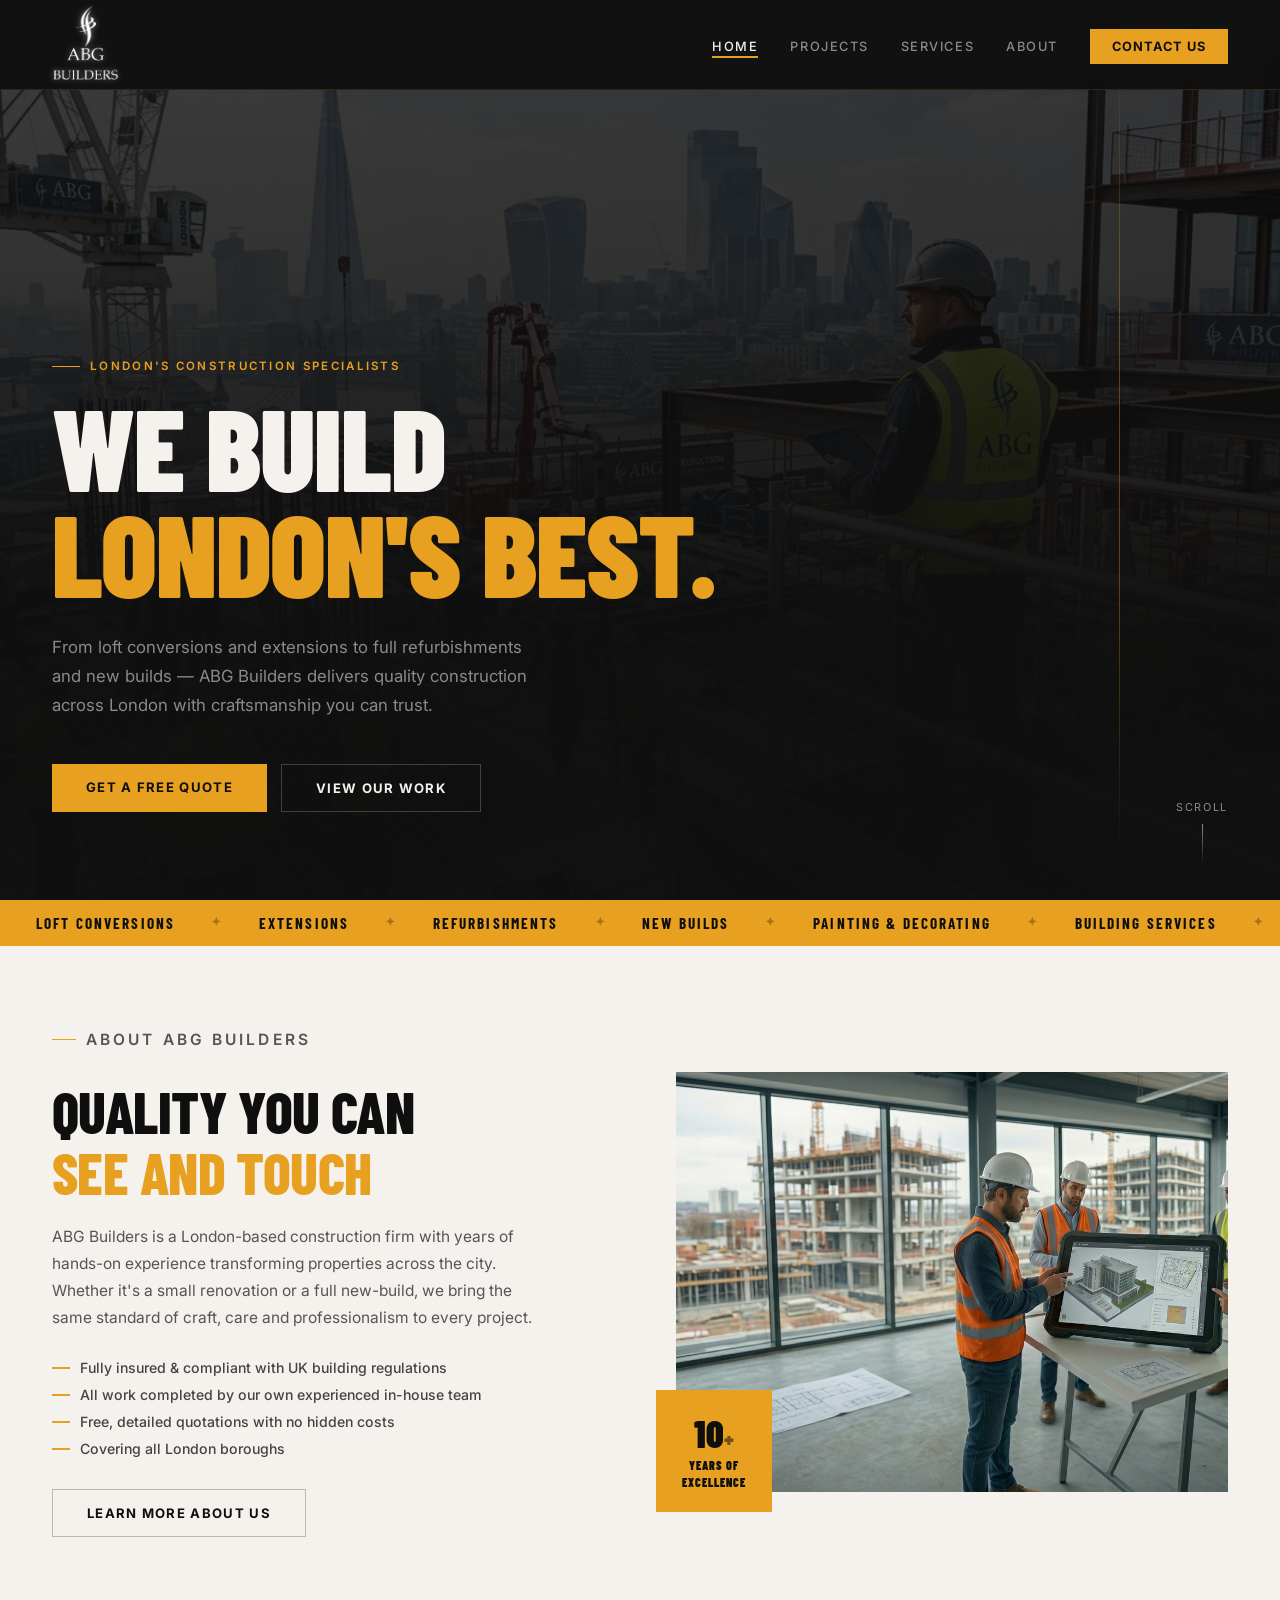
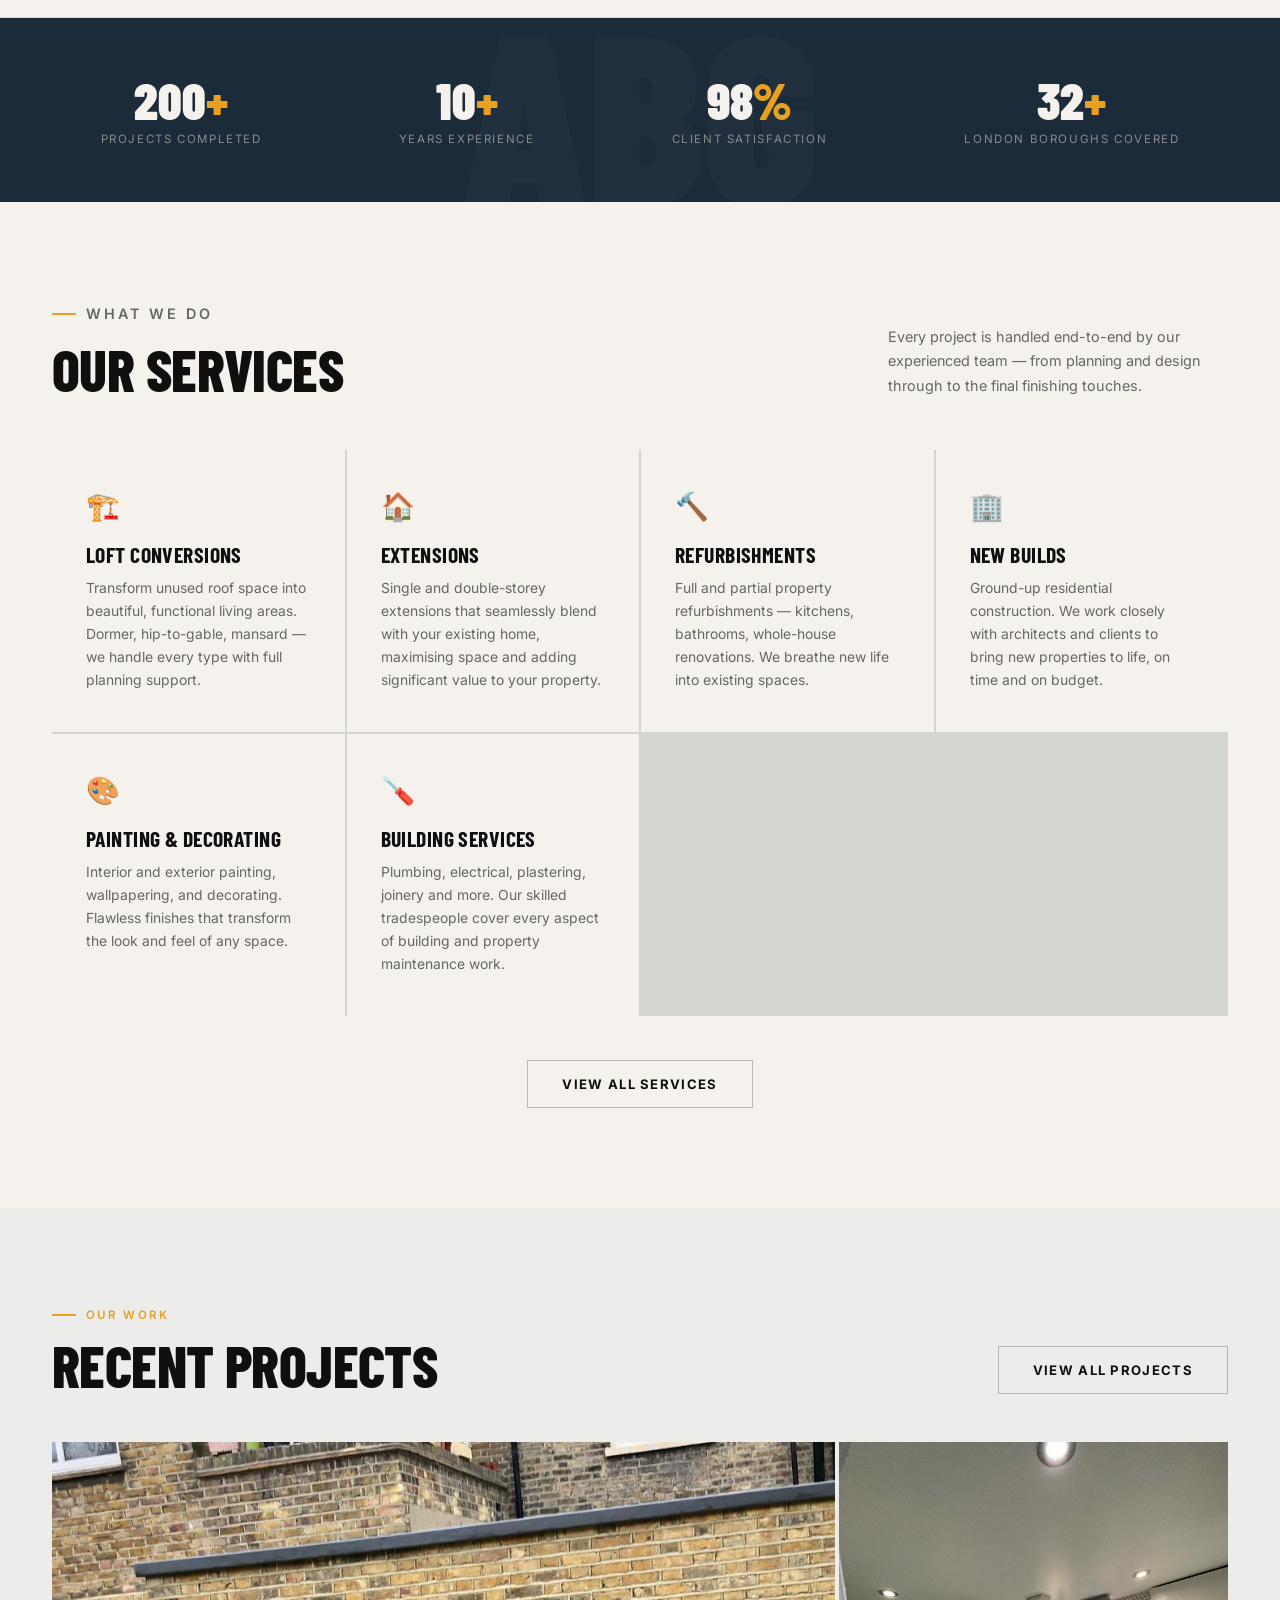
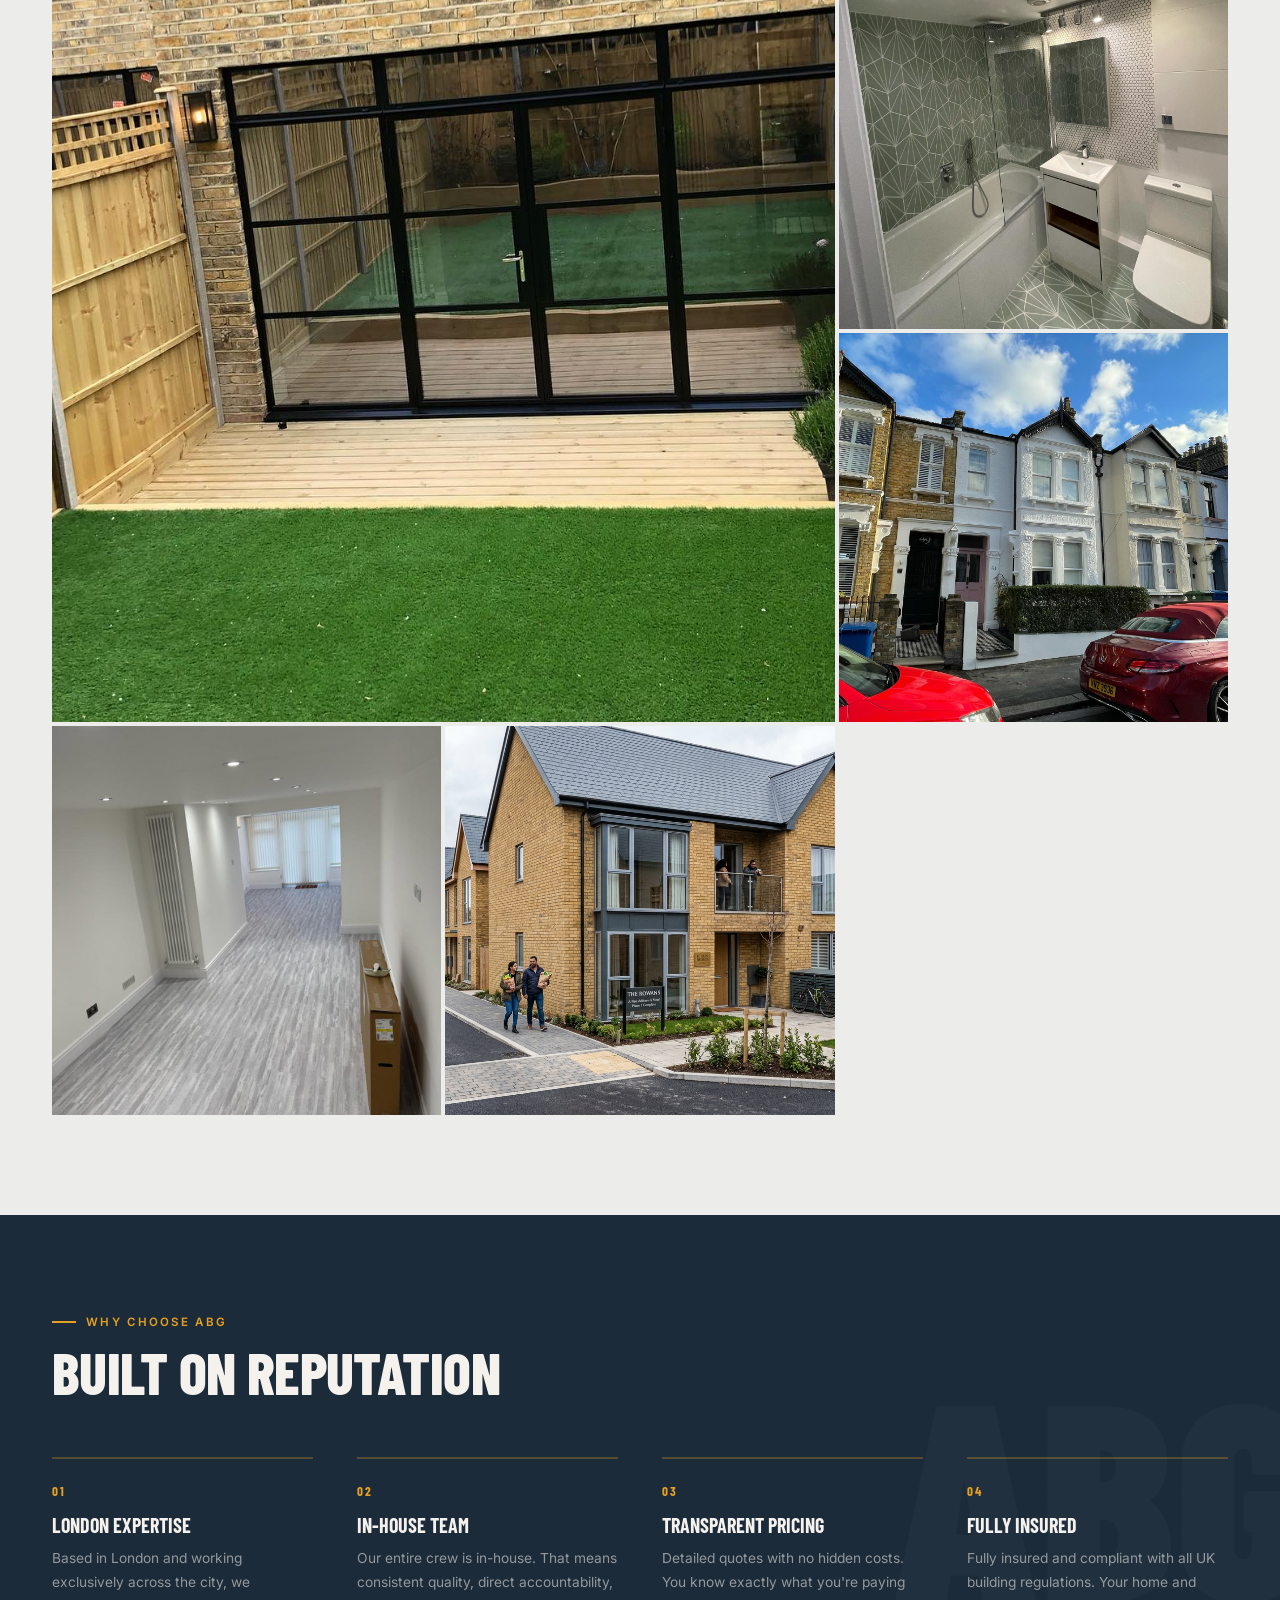
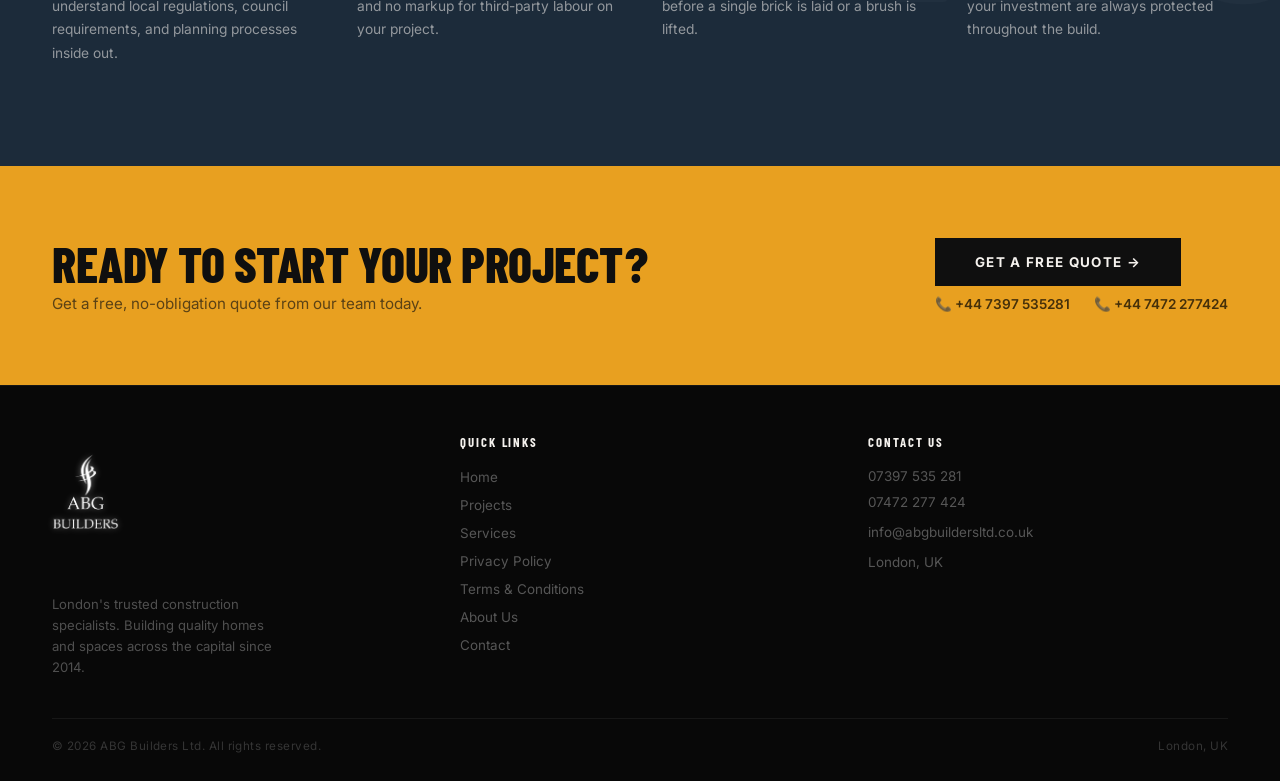
<file: index.html>
<!DOCTYPE html>
<html lang="en">
<head>
    <meta charset="UTF-8">
    <meta name="viewport" content="width=device-width, initial-scale=1.0">

    <title>ABG Builders – London's Construction Specialists</title>

    <meta name="description" content="ABG Builders — London's trusted construction firm. Loft conversions, extensions, refurbishments, new builds, painting and decorating. Get a free quote today.">

    <link rel="preconnect" href="https://fonts.googleapis.com">
    <link rel="preconnect" href="https://fonts.gstatic.com" crossorigin>

    <link href="https://fonts.googleapis.com/css2?family=Barlow+Condensed:wght@400;600;700;800;900&family=Inter:wght@300;400;500;600&display=swap" rel="stylesheet">

    <link rel="stylesheet" href="css/style.css">

    <style>


  /* ---- HOME HERO ---- */
  .hero {
    position: relative;
    min-height: 100vh;
    display: flex;
    align-items: flex-end;
    padding: 0 52px 88px;
    overflow: hidden;
    background: var(--black);
  }

  .hero-bg {
    position: absolute;
    inset: 0;
    background-image: url('images/london2.jpg');
    background-size: cover;
    background-position: center 30%;
    opacity: 0.28;
  }

  .hero-overlay {
    position: absolute;
    inset: 0;
    background: linear-gradient(to top, rgba(15,15,15,0.96) 30%, rgba(15,15,15,0.45) 70%, rgba(15,15,15,0.3) 100%);
  }

  .hero-accent {
    position: absolute;
    top: 0; right: 160px;
    width: 1.5px;
    height: 100%;
    background: linear-gradient(to bottom, transparent 5%, var(--amber) 35%, var(--amber) 65%, transparent 95%);
    opacity: 0.35;
  }

  .hero-watermark {
    position: absolute;
    top: 50%;
    left: 50%;
    transform: translate(-50%, -50%) rotate(-10deg);
    font-family: 'Barlow Condensed', sans-serif;
    font-weight: 900;
    font-size: clamp(60px, 12vw, 160px);
    color: rgba(255,255,255,0.025);
    white-space: nowrap;
    text-transform: uppercase;
    pointer-events: none;
    user-select: none;
  }

  .hero-content {
    position: relative;
    z-index: 2;
    max-width: 820px;
  }

  .hero-eyebrow {
    font-size: 0.72rem;
    font-weight: 600;
    letter-spacing: 0.2em;
    text-transform: uppercase;
    color: var(--amber);
    margin-bottom: 20px;
    display: flex;
    align-items: center;
    gap: 10px;
  }

  .hero-eyebrow::before {
    content: '';
    display: block;
    width: 28px;
    height: 1.5px;
    background: var(--amber);
  }

  .hero-sub {
    font-size: 1.05rem;
    color: var(--concrete);
    max-width: 500px;
    line-height: 1.72;
    margin-bottom: 44px;
  }

  .hero-buttons {
    display: flex;
    gap: 14px;
    flex-wrap: wrap;
  }

  .hero-scroll {
    position: absolute;
    bottom: 36px;
    right: 52px;
    z-index: 2;
    display: flex;
    flex-direction: column;
    align-items: center;
    gap: 10px;
    font-size: 0.68rem;
    letter-spacing: 0.15em;
    text-transform: uppercase;
    color: var(--concrete);
  }

  .hero-scroll::after {
    content: '';
    display: block;
    width: 1px;
    height: 40px;
    background: linear-gradient(to bottom, var(--concrete), transparent);
  }

  /* ---- INTRO STRIP ---- */
  .intro-strip {
    background: var(--off-white);
    padding: 80px 52px;
    display: grid;
    grid-template-columns: 1fr 1fr;
    gap: 72px;
    align-items: center;
    border-bottom: 1px solid var(--mid-grey);
  }

  .intro-text h2 { margin-bottom: 20px; line-height: 1.05; }
  .intro-text h2 span { color: var(--amber); }

  .intro-text p {
    color: #555;
    line-height: 1.75;
    font-size: 0.97rem;
    margin-bottom: 28px;
    max-width: 480px;
  }

  .intro-features {
    list-style: none;
    display: flex;
    flex-direction: column;
    gap: 10px;
    margin-bottom: 32px;
  }

  .intro-features li {
    display: flex;
    align-items: center;
    gap: 10px;
    font-size: 0.88rem;
    color: #444;
    font-weight: 500;
  }

  .intro-features li::before {
    content: '';
    display: block;
    width: 18px;
    height: 2px;
    background: var(--amber);
    flex-shrink: 0;
  }

  .intro-image {
    position: relative;
  }

  .intro-image img {
    width: 100%;
    height: 420px;
    object-fit: cover;
    object-position: center;
    display: block;
  }

  .intro-image-badge {
    position: absolute;
    bottom: -20px;
    left: -20px;
    background: var(--amber);
    color: var(--black);
    padding: 22px 26px;
    font-family: 'Barlow Condensed', sans-serif;
    font-weight: 900;
    text-transform: uppercase;
    text-align: center;
    line-height: 1.1;
  }

  .intro-image-badge .badge-num {
    font-size: 2.4rem;
    display: block;
  }

  .intro-image-badge .badge-text {
    font-size: 0.75rem;
    letter-spacing: 0.08em;
  }

  /* ---- SERVICES SECTION ---- */
  .home-services {
    background: var(--off-white);
    padding: 100px 52px;
  }

  .services-header {
    display: flex;
    justify-content: space-between;
    align-items: flex-end;
    margin-bottom: 52px;
    flex-wrap: wrap;
    gap: 24px;
  }

  .services-header p {
    color: #666;
    max-width: 340px;
    line-height: 1.7;
    font-size: 0.9rem;
  }

  /* ---- PROJECTS TEASER ---- */
  .projects-teaser {
    background: var(--light-grey);
    padding: 100px 52px;
  }

  .projects-teaser-header {
    display: flex;
    justify-content: space-between;
    align-items: flex-end;
    margin-bottom: 48px;
    flex-wrap: wrap;
    gap: 20px;
  }

  .projects-grid-home {
    display: grid;
    grid-template-columns: repeat(3, 1fr);
    grid-template-rows: auto auto;
    gap: 4px;
  }

  .project-thumb {
    position: relative;
    overflow: hidden;
    cursor: pointer;
    display: block;
    text-decoration: none;
  }

  .project-thumb.large {
    grid-column: span 2;
    grid-row: span 2;
  }

  .project-thumb img {
    width: 100%;
    height: 100%;
    min-height: 240px;
    object-fit: cover;
    display: block;
    transition: transform 0.5s ease;
  }

  .project-thumb.large img { min-height: 480px; }

  .project-thumb:hover img { transform: scale(1.04); }

  .project-thumb-overlay {
    position: absolute;
    inset: 0;
    background: linear-gradient(to top, rgba(15,15,15,0.82) 0%, transparent 55%);
    opacity: 0;
    transition: opacity 0.3s;
    display: flex;
    align-items: flex-end;
    padding: 20px;
  }

  .project-thumb:hover .project-thumb-overlay { opacity: 1; }

  .project-thumb-label {
    font-family: 'Barlow Condensed', sans-serif;
    font-weight: 700;
    font-size: 1rem;
    text-transform: uppercase;
    color: var(--off-white);
    letter-spacing: 0.06em;
  }

  .project-thumb-cat {
    font-size: 0.7rem;
    color: var(--amber);
    letter-spacing: 0.12em;
    text-transform: uppercase;
    font-weight: 600;
    display: block;
    margin-bottom: 4px;
  }

  /* ---- WHY ABG ---- */
  .why-abg {
    background: var(--slate);
    padding: 100px 52px;
    position: relative;
    overflow: hidden;
  }

  .why-abg::after {
    content: 'ABG';
    position: absolute;
    right: -30px;
    top: 50%;
    transform: translateY(-50%);
    font-family: 'Barlow Condensed', sans-serif;
    font-weight: 900;
    font-size: 280px;
    color: rgba(255,255,255,0.025);
    line-height: 1;
    pointer-events: none;
  }

  .why-abg h2 { color: var(--off-white); margin-bottom: 56px; }
  .why-abg .section-eyebrow { color: var(--amber); }
  .why-abg .section-eyebrow::before { background: var(--amber); }

  .reasons-grid {
    display: grid;
    grid-template-columns: repeat(auto-fit, minmax(240px, 1fr));
    gap: 44px;
    position: relative;
    z-index: 1;
  }

  .reason {
    border-top: 2px solid rgba(232,160,32,0.28);
    padding-top: 24px;
  }

  .reason-num {
    font-family: 'Barlow Condensed', sans-serif;
    font-weight: 700;
    font-size: 0.82rem;
    color: var(--amber);
    letter-spacing: 0.12em;
    margin-bottom: 14px;
  }

  .reason-title {
    font-family: 'Barlow Condensed', sans-serif;
    font-weight: 700;
    font-size: 1.25rem;
    text-transform: uppercase;
    margin-bottom: 10px;
    color: var(--off-white);
  }

  .reason-text {
    font-size: 0.86rem;
    color: rgba(245,242,238,0.55);
    line-height: 1.72;
  }

  /* ---- CTA BAND ---- */
  .cta-band {
    background: var(--amber);
    padding: 72px 52px;
    display: flex;
    align-items: center;
    justify-content: space-between;
    gap: 32px;
    flex-wrap: wrap;
  }

  .cta-band-text h2 {
    color: var(--black);
    font-size: clamp(28px, 4vw, 50px);
    margin-bottom: 6px;
  }

  .cta-band-text p {
    color: rgba(15,15,15,0.65);
    font-size: 0.95rem;
  }

  .cta-band .btn-cta {
    background: var(--black);
    color: var(--off-white);
    padding: 16px 40px;
    font-weight: 700;
    font-size: 0.84rem;
    letter-spacing: 0.1em;
    text-transform: uppercase;
    text-decoration: none;
    white-space: nowrap;
    transition: background 0.2s;
    display: inline-block;
  }

  .cta-band .btn-cta:hover { background: var(--slate); }

  /* ---- RESPONSIVE ---- */
  @media (max-width: 900px) {
    .hero { padding: 100px 24px 72px; }
    .hero-scroll { display: none; }
    .hero-accent { display: none; }
    .intro-strip { grid-template-columns: 1fr; gap: 40px; padding: 60px 24px; }
    .intro-image img { height: 300px; }
    .intro-image-badge { bottom: -16px; left: -8px; }
    .home-services { padding: 72px 24px; }
    .services-header { flex-direction: column; align-items: flex-start; }
    .projects-teaser { padding: 72px 24px; }
    .projects-grid-home { grid-template-columns: 1fr 1fr; }
    .project-thumb.large { grid-column: span 2; grid-row: span 1; }
    .project-thumb.large img { min-height: 280px; }
    .why-abg { padding: 72px 24px; }
    .cta-band { padding: 56px 24px; flex-direction: column; align-items: flex-start; }
  }

  @media (max-width: 600px) {
    .projects-grid-home { grid-template-columns: 1fr; }
    .project-thumb.large { grid-column: span 1; }
  }
</style>
</head>
<body>
  


  <!-- Your existing <section class="hero"> code goes right below this -->
  
<!-- NAVIGATION -->
<nav>
<a href="index.html" class="logo">
  <img src="images/abg_logo_white.png" alt="ABG Builders Logo">
 
</a>
  <ul class="nav-links">
    <li><a href="index.html" class="active">Home</a></li>
    <li><a href="projects.html">Projects</a></li>
    <li><a href="services.html">Services</a></li>
    <li><a href="about.html">About</a></li>
    <li><a href="contact.html" class="nav-cta">Contact Us</a></li>
  </ul>
  <button class="hamburger" id="hamburger" aria-label="Toggle menu">
    <span></span><span></span><span></span>
  </button>
</nav>

<div class="mobile-menu" id="mobile-menu">
  <a href="index.html" class="active">Home</a>
  <a href="projects.html">Projects</a>
  <a href="services.html">Services</a>
  <a href="about.html">About</a>
  <a href="contact.html" class="mobile-cta">Contact Us</a>
</div>

<!-- HERO -->
<section class="hero">
  <div class="hero-bg"></div>
  <div class="hero-overlay"></div>
  <div class="hero-accent"></div>
  

  <div class="hero-content">
    <p class="hero-eyebrow">London's Construction Specialists</p>
    <h1>We Build<em>London's Best.</em></h1>
    <p class="hero-sub">From loft conversions and extensions to full refurbishments and new builds — ABG Builders delivers quality construction across London with craftsmanship you can trust.</p>
    <div class="hero-buttons">
      <a href="contact.html" class="btn btn-primary">Get a Free Quote</a>
      <a href="projects.html" class="btn btn-outline-dark">View Our Work</a>
    </div>
  </div>

  <div class="hero-scroll">Scroll</div>
</section>

<!-- TICKER -->
<div class="ticker" aria-hidden="true">
  <div class="ticker-track">
    <span>Loft Conversions</span><span class="dot">✦</span>
    <span>Extensions</span><span class="dot">✦</span>
    <span>Refurbishments</span><span class="dot">✦</span>
    <span>New Builds</span><span class="dot">✦</span>
    <span>Painting &amp; Decorating</span><span class="dot">✦</span>
    <span>Building Services</span><span class="dot">✦</span>
    <span>London Based</span><span class="dot">✦</span>
    <span>Loft Conversions</span><span class="dot">✦</span>
    <span>Extensions</span><span class="dot">✦</span>
    <span>Refurbishments</span><span class="dot">✦</span>
    <span>New Builds</span><span class="dot">✦</span>
    <span>Painting &amp; Decorating</span><span class="dot">✦</span>
    <span>Building Services</span><span class="dot">✦</span>
    <span>London Based</span><span class="dot">✦</span>
  </div>
</div>

<!-- INTRO STRIP -->
<div class="intro-strip">
  <div class="intro-text">
    <p class="section-eyebrow">About ABG Builders</p>
    <h2>Quality You Can<br><span>See and Touch</span></h2>
    <p>ABG Builders is a London-based construction firm with years of hands-on experience transforming properties across the city. Whether it's a small renovation or a full new-build, we bring the same standard of craft, care and professionalism to every project.</p>
    <ul class="intro-features">
      <li>Fully insured &amp; compliant with UK building regulations</li>
      <li>All work completed by our own experienced in-house team</li>
      <li>Free, detailed quotations with no hidden costs</li>
      <li>Covering all London boroughs</li>
    </ul>
    <a href="about.html" class="btn btn-outline-light">Learn More About Us</a>
  </div>
  <div class="intro-image">
    <img src="images/banner.png" alt="Rear extension with bifold doors — ABG Builders">
    <div class="intro-image-badge">
      <span class="badge-num">10<span style="color:rgba(0,0,0,0.5);font-size:1.4rem">+</span></span>
      <span class="badge-text">Years of<br>Excellence</span>
    </div>
  </div>
</div>

<!-- STATS -->
<div class="stats-bar">
  <div class="stat-item">
    <div class="stat-num">200<span>+</span></div>
    <div class="stat-label">Projects Completed</div>
  </div>
  <div class="stat-item">
    <div class="stat-num">10<span>+</span></div>
    <div class="stat-label">Years Experience</div>
  </div>
  <div class="stat-item">
    <div class="stat-num">98<span>%</span></div>
    <div class="stat-label">Client Satisfaction</div>
  </div>
  <div class="stat-item">
    <div class="stat-num">32<span>+</span></div>
    <div class="stat-label">London Boroughs Covered</div>
  </div>
</div>

<!-- SERVICES -->
<section class="home-services" id="services">
  <div class="services-header">
    <div>
      <p class="section-eyebrow">What We Do</p>
      <h2>Our Services</h2>
    </div>
    <p>Every project is handled end-to-end by our experienced team — from planning and design through to the final finishing touches.</p>
  </div>

  <div class="services-grid">
    <div class="service-card">
      <span class="service-icon">🏗️</span>
      <div class="service-name">Loft Conversions</div>
      <p class="service-desc">Transform unused roof space into beautiful, functional living areas. Dormer, hip-to-gable, mansard — we handle every type with full planning support.</p>
    </div>
    <div class="service-card">
      <span class="service-icon">🏠</span>
      <div class="service-name">Extensions</div>
      <p class="service-desc">Single and double-storey extensions that seamlessly blend with your existing home, maximising space and adding significant value to your property.</p>
    </div>
    <div class="service-card">
      <span class="service-icon">🔨</span>
      <div class="service-name">Refurbishments</div>
      <p class="service-desc">Full and partial property refurbishments — kitchens, bathrooms, whole-house renovations. We breathe new life into existing spaces.</p>
    </div>
    <div class="service-card">
      <span class="service-icon">🏢</span>
      <div class="service-name">New Builds</div>
      <p class="service-desc">Ground-up residential construction. We work closely with architects and clients to bring new properties to life, on time and on budget.</p>
    </div>
    <div class="service-card">
      <span class="service-icon">🎨</span>
      <div class="service-name">Painting &amp; Decorating</div>
      <p class="service-desc">Interior and exterior painting, wallpapering, and decorating. Flawless finishes that transform the look and feel of any space.</p>
    </div>
    <div class="service-card">
      <span class="service-icon">🪛</span>
      <div class="service-name">Building Services</div>
      <p class="service-desc">Plumbing, electrical, plastering, joinery and more. Our skilled tradespeople cover every aspect of building and property maintenance work.</p>
    </div>
  </div>

  <div style="text-align:center; margin-top:44px;">
    <a href="services.html" class="btn btn-outline-light">View All Services</a>
  </div>
</section>

<!-- PROJECTS TEASER -->
<section class="projects-teaser">
  <div class="projects-teaser-header">
    <div>
      <p class="section-eyebrow">Our Work</p>
      <h2>Recent Projects</h2>
    </div>
    <a href="projects.html" class="btn btn-outline-light">View All Projects</a>
  </div>

  <div class="projects-grid-home">
    <a href="projects.html" class="project-thumb large">
      <img src="images/ext-2.jpg" alt="Garden extension with Crittall doors">
      <div class="project-thumb-overlay">
        <div>
          <span class="project-thumb-cat">Extension</span>
          <div class="project-thumb-label">Garden Extension — South London</div>
        </div>
      </div>
    </a>
    <a href="projects.html" class="project-thumb">
      <img src="images/bathroom-1.jpg" alt="Luxury bathroom refurbishment">
      <div class="project-thumb-overlay">
        <div>
          <span class="project-thumb-cat">Refurbishment</span>
          <div class="project-thumb-label">Bathroom Renovation</div>
        </div>
      </div>
    </a>
    <a href="projects.html" class="project-thumb">
      <img src="images/paint-2.jpg" alt="Victorian terrace exterior painting">
      <div class="project-thumb-overlay">
        <div>
          <span class="project-thumb-cat">Painting &amp; Decorating</span>
          <div class="project-thumb-label">Exterior Painting — North London</div>
        </div>
      </div>
    </a>
    <a href="projects.html" class="project-thumb">
      <img src="images/refurb-2.jpg" alt="Open plan refurbishment">
      <div class="project-thumb-overlay">
        <div>
          <span class="project-thumb-cat">Refurbishment</span>
          <div class="project-thumb-label">Open-Plan Refurb</div>
        </div>
      </div>
    </a>
    <a href="projects.html" class="project-thumb">
      <img src="images/newbuild.png" alt="New build aerial view">
      <div class="project-thumb-overlay">
        <div>
          <span class="project-thumb-cat">New Build</span>
          <div class="project-thumb-label">Detached New Build</div>
        </div>
      </div>
    </a>
  </div>
</section>

<!-- WHY ABG -->
<section class="why-abg">
  <p class="section-eyebrow">Why Choose ABG</p>
  <h2>Built on Reputation</h2>

  <div class="reasons-grid">
    <div class="reason">
      <div class="reason-num">01</div>
      <div class="reason-title">London Expertise</div>
      <p class="reason-text">Based in London and working exclusively across the city, we understand local regulations, council requirements, and planning processes inside out.</p>
    </div>
    <div class="reason">
      <div class="reason-num">02</div>
      <div class="reason-title">In-House Team</div>
      <p class="reason-text">Our entire crew is in-house. That means consistent quality, direct accountability, and no markup for third-party labour on your project.</p>
    </div>
    <div class="reason">
      <div class="reason-num">03</div>
      <div class="reason-title">Transparent Pricing</div>
      <p class="reason-text">Detailed quotes with no hidden costs. You know exactly what you're paying before a single brick is laid or a brush is lifted.</p>
    </div>
    <div class="reason">
      <div class="reason-num">04</div>
      <div class="reason-title">Fully Insured</div>
      <p class="reason-text">Fully insured and compliant with all UK building regulations. Your home and your investment are always protected throughout the build.</p>
    </div>
  </div>
</section>

<!-- CTA BAND -->
<div class="cta-band">
  <div class="cta-band-text">
    <h2>Ready to Start Your Project?</h2>
    <p>Get a free, no-obligation quote from our team today.</p>
  </div>
  <div style="display:flex;flex-direction:column;gap:10px;align-items:flex-start;">
    <a href="contact.html" class="btn-cta">Get a Free Quote →</a>
    <div style="display:flex;gap:24px;flex-wrap:wrap;">
      <a href="tel:07974903361" style="color:rgba(0,0,0,0.7);font-size:0.85rem;font-weight:600;text-decoration:none;">📞 +44 7397 535281</a>
      <a href="tel:07977376215" style="color:rgba(0,0,0,0.7);font-size:0.85rem;font-weight:600;text-decoration:none;">📞 +44 7472 277424</a>
    </div>
  </div>
</div>

<!-- FOOTER -->
<footer>
  <div class="footer-inner">
    <div class="footer-brand">
      <a href="index.html" class="logo">
  <img src="images/abg_logo_white.png" alt="ABG Builders Logo">
 
</a>
<br>
</br>
      <p class="footer-tagline">London's trusted construction specialists. Building quality homes and spaces across the capital since 2014.</p>
   
    </div>
    <div>
      <div class="footer-heading">Quick Links</div>
      <ul class="footer-links">
        <li><a href="index.html">Home</a></li>
        <li><a href="projects.html">Projects</a></li>
        <li><a href="services.html">Services</a></li>
        <li> <a href="privacy-policy.html">Privacy Policy</a></li>
        <li>  <a href="terms-and-conditions.html">Terms &amp; Conditions</a></li>
        <li><a href="about.html">About Us</a></li>
        <li><a href="contact.html">Contact</a></li>
      </ul>
      
    </div>
    <div class="footer-contact">
      <div class="footer-heading">Contact Us</div>
      <p><a href="tel:07974903361">07397 535 281</a></p>
      <p><a href="tel:07977376215">07472 277 424</a></p>
      <p style="margin-top:10px;">info@abgbuildersltd.co.uk</p>
      <p style="margin-top:10px;">London, UK</p>
    </div>
  </div>
  <div class="footer-bottom">
    <div class="footer-copy">© 2026 ABG Builders Ltd. All rights reserved.</div>
    <div class="footer-copy">London, UK</div>
  </div>
</footer>

<script>
  const hamburger = document.getElementById('hamburger');
  const mobileMenu = document.getElementById('mobile-menu');
  hamburger.addEventListener('click', () => {
    hamburger.classList.toggle('open');
    mobileMenu.classList.toggle('open');
  });
</script>

</body>
</html>
</file>
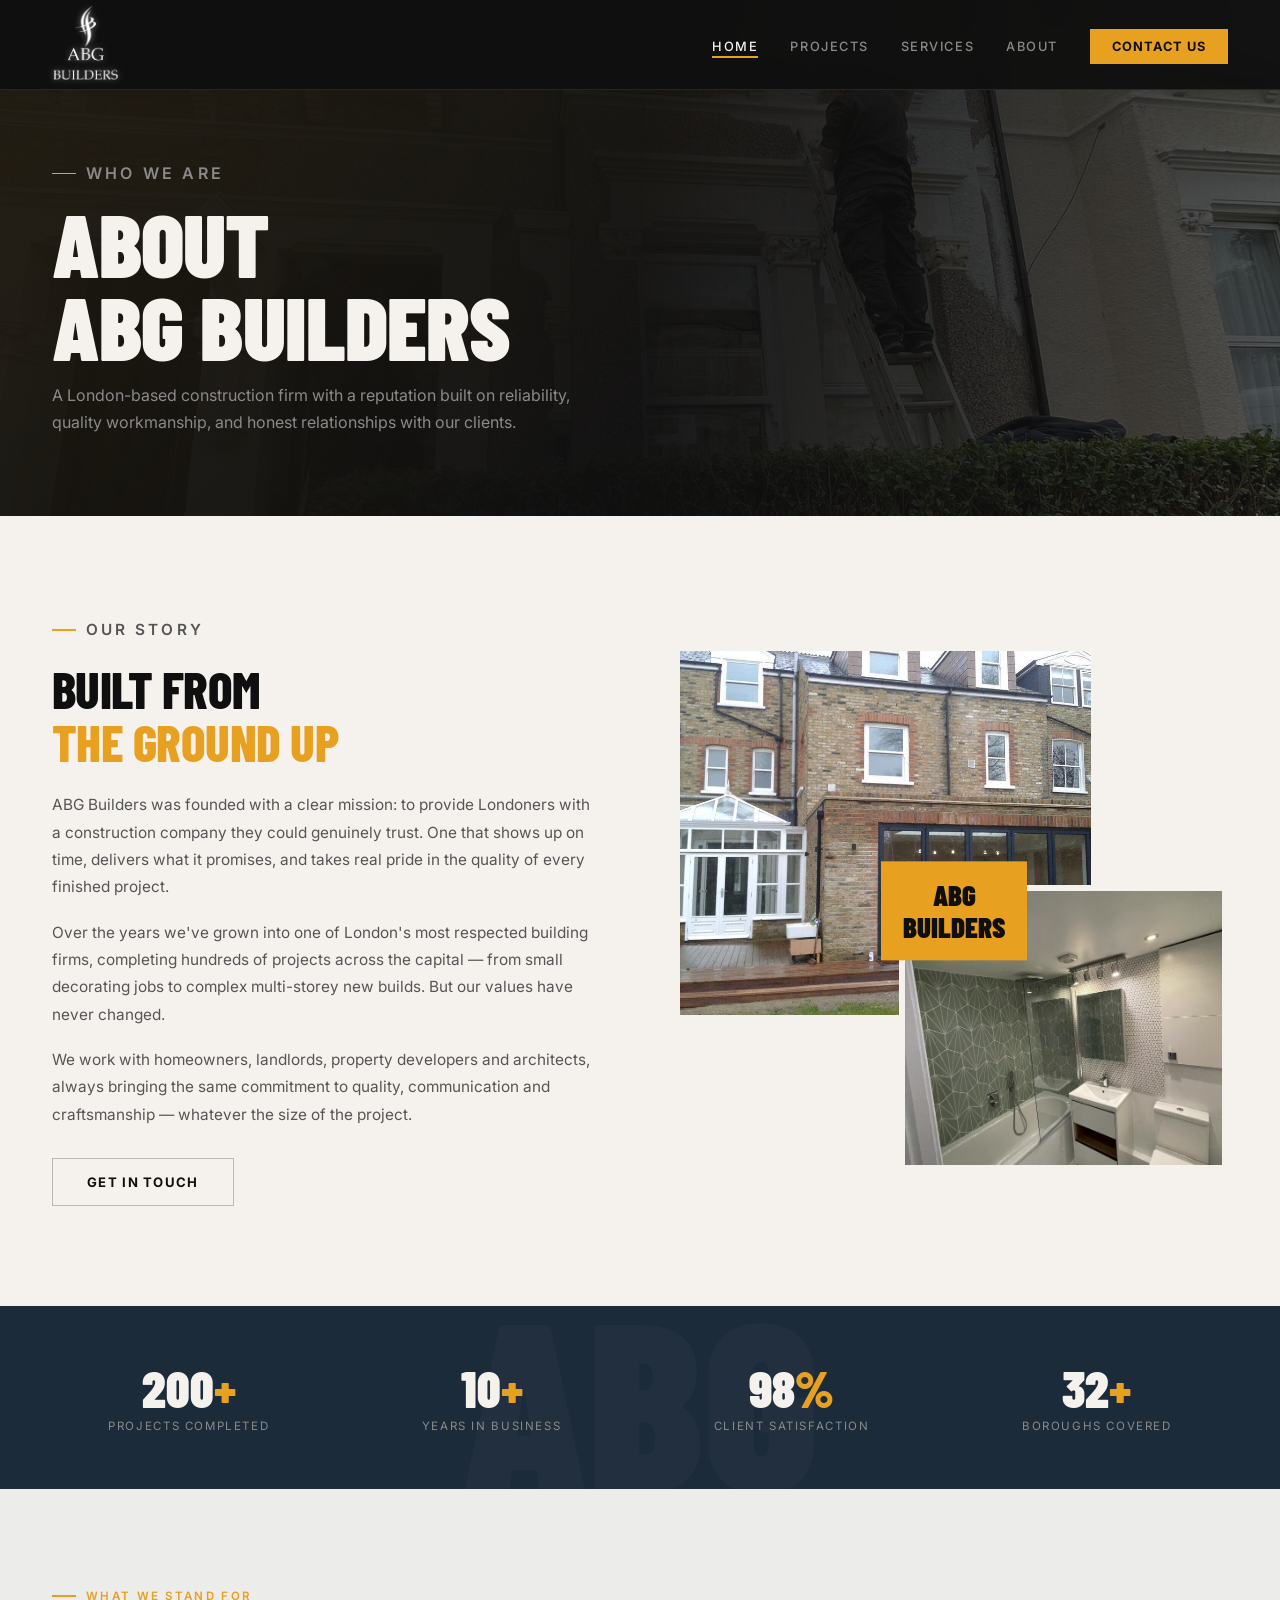
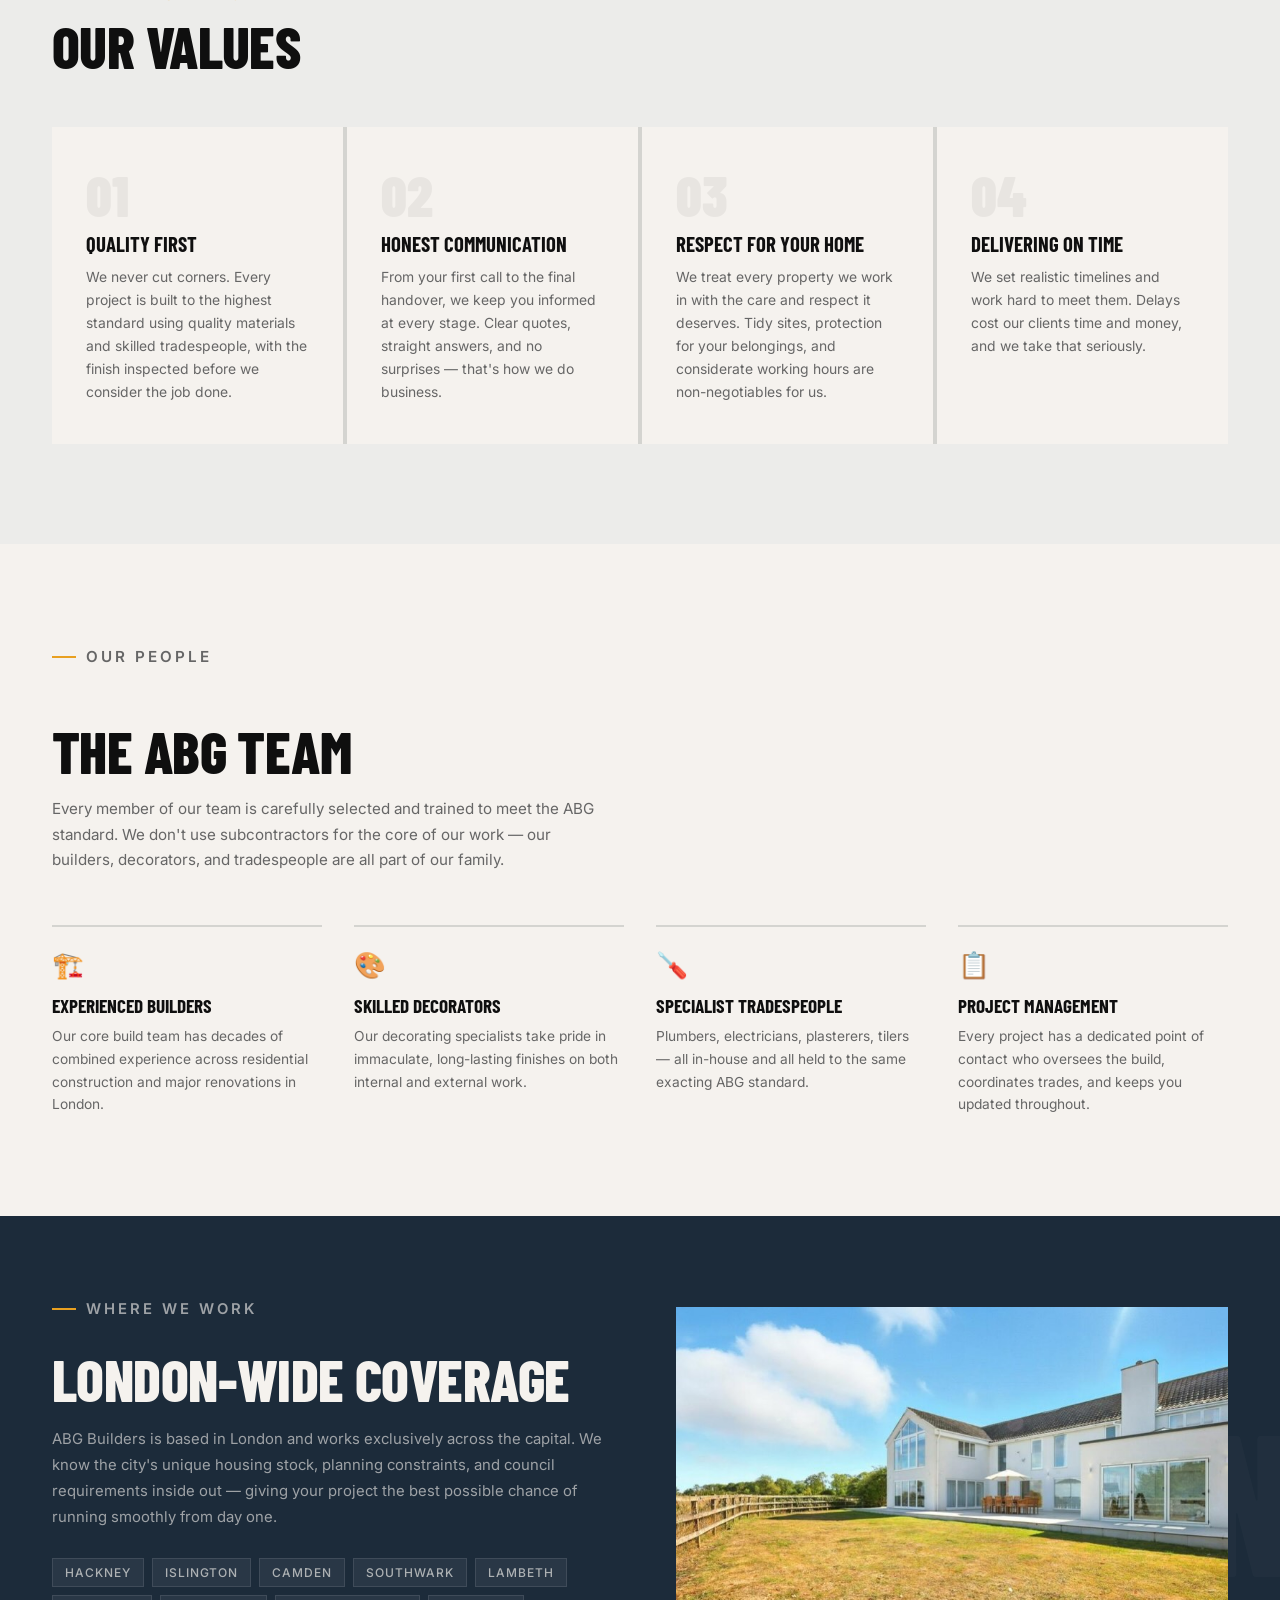
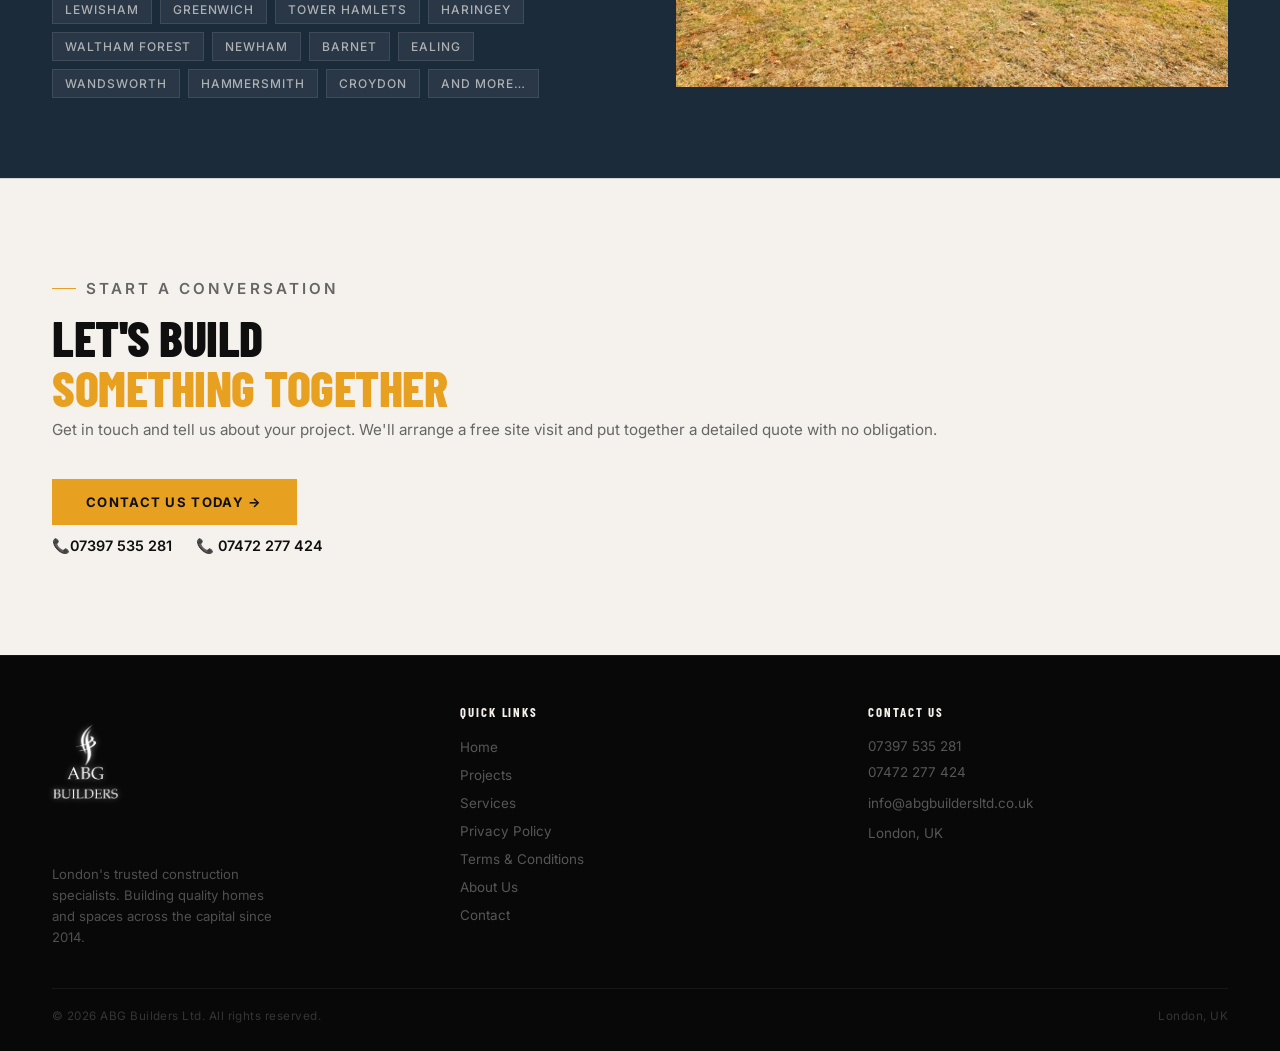
<file: about.html>
<!DOCTYPE html>
<html lang="en">
<head>
<meta charset="UTF-8">
<meta name="viewport" content="width=device-width, initial-scale=1.0">
<title>About Us — ABG Builders London</title>
<meta name="description" content="About ABG Builders — a London-based construction firm with years of experience delivering loft conversions, extensions, refurbishments and new builds across the capital.">
<link rel="preconnect" href="https://fonts.googleapis.com">
<link href="https://fonts.googleapis.com/css2?family=Barlow+Condensed:wght@400;600;700;800;900&family=Inter:wght@300;400;500;600&display=swap" rel="stylesheet">
<link rel="stylesheet" href="css/style.css">
<style>

  /* ---- ABOUT STORY ---- */
  .about-story {
    padding: 100px 52px;
    display: grid;
    grid-template-columns: 1fr 1fr;
    gap: 80px;
    align-items: center;
    background: var(--off-white);
  }

  .about-story-text h2 {
    font-size: clamp(32px, 4vw, 54px);
    margin-bottom: 22px;
    line-height: 1.05;
  }

  .about-story-text h2 span { color: var(--amber); }

  .about-story-text p {
    color: #555;
    line-height: 1.78;
    font-size: 0.96rem;
    margin-bottom: 18px;
  }

  .about-story-images {
    position: relative;
    height: 520px;
  }

  .about-img-main {
    position: absolute;
    top: 0; left: 0;
    width: 75%;
    height: 70%;
    object-fit: cover;
    object-position: center;
    display: block;
  }

  .about-img-secondary {
    position: absolute;
    bottom: 0; right: 0;
    width: 60%;
    height: 55%;
    object-fit: cover;
    object-position: center;
    display: block;
    border: 6px solid var(--off-white);
  }

  .about-img-accent {
    position: absolute;
    top: 50%;
    left: 50%;
    transform: translate(-50%, -50%);
    background: var(--amber);
    color: var(--black);
    font-family: 'Barlow Condensed', sans-serif;
    font-weight: 900;
    font-size: 1.8rem;
    text-transform: uppercase;
    padding: 18px 22px;
    text-align: center;
    line-height: 1.1;
    z-index: 2;
    white-space: nowrap;
  }

  /* ---- VALUES ---- */
  .values-section {
    background: var(--light-grey);
    padding: 100px 52px;
  }

  .values-section h2 { margin-bottom: 52px; }

  .values-grid {
    display: grid;
    grid-template-columns: repeat(auto-fit, minmax(260px, 1fr));
    gap: 4px;
    background: var(--mid-grey);
  }

  .value-card {
    background: var(--off-white);
    padding: 40px 34px;
    position: relative;
  }

  .value-card::after {
    content: '';
    position: absolute;
    top: 0; left: 0;
    width: 3px; height: 100%;
    background: var(--amber);
    opacity: 0;
    transition: opacity 0.3s;
  }

  .value-card:hover::after { opacity: 1; }

  .value-num {
    font-family: 'Barlow Condensed', sans-serif;
    font-weight: 900;
    font-size: 3.5rem;
    color: rgba(0,0,0,0.05);
    line-height: 1;
    margin-bottom: 8px;
  }

  .value-title {
    font-family: 'Barlow Condensed', sans-serif;
    font-weight: 700;
    font-size: 1.3rem;
    text-transform: uppercase;
    color: var(--black);
    margin-bottom: 10px;
  }

  .value-desc {
    font-size: 0.87rem;
    color: #666;
    line-height: 1.65;
  }

  /* ---- TEAM ---- */
  .team-section {
    background: var(--off-white);
    padding: 100px 52px;
  }

  .team-section h2 { margin-bottom: 16px; }
  .team-section > p {
    color: #666;
    font-size: 0.95rem;
    line-height: 1.7;
    max-width: 560px;
    margin-bottom: 52px;
  }

  .team-highlights {
    display: grid;
    grid-template-columns: repeat(auto-fit, minmax(240px, 1fr));
    gap: 32px;
  }

  .team-highlight {
    border-top: 2px solid var(--mid-grey);
    padding-top: 22px;
    transition: border-color 0.2s;
  }

  .team-highlight:hover { border-color: var(--amber); }

  .team-highlight-icon {
    font-size: 1.6rem;
    margin-bottom: 14px;
    display: block;
  }

  .team-highlight-title {
    font-family: 'Barlow Condensed', sans-serif;
    font-weight: 700;
    font-size: 1.2rem;
    text-transform: uppercase;
    margin-bottom: 8px;
  }

  .team-highlight-text {
    font-size: 0.86rem;
    color: #666;
    line-height: 1.65;
  }

  /* ---- LONDON COVERAGE ---- */
  .coverage-band {
    background: var(--slate);
    padding: 80px 52px;
    display: grid;
    grid-template-columns: 1fr 1fr;
    gap: 72px;
    align-items: center;
    position: relative;
    overflow: hidden;
  }

  .coverage-band::after {
    content: 'LONDON';
    position: absolute;
    right: -20px;
    top: 50%;
    transform: translateY(-50%);
    font-family: 'Barlow Condensed', sans-serif;
    font-weight: 900;
    font-size: 200px;
    color: rgba(255,255,255,0.025);
    pointer-events: none;
    white-space: nowrap;
  }

  .coverage-band h2 { color: var(--off-white); margin-bottom: 18px; }
  .coverage-band .section-eyebrow::before { background: var(--amber); }
  .coverage-band p { color: rgba(245,242,238,0.6); font-size: 0.93rem; line-height: 1.75; margin-bottom: 28px; }

  .borough-list {
    display: flex;
    flex-wrap: wrap;
    gap: 8px;
  }

  .borough-tag {
    background: rgba(255,255,255,0.06);
    border: 1px solid rgba(255,255,255,0.1);
    color: rgba(245,242,238,0.65);
    font-size: 0.75rem;
    letter-spacing: 0.08em;
    text-transform: uppercase;
    padding: 6px 12px;
    font-weight: 500;
  }

  .coverage-image img {
    width: 100%;
    height: 380px;
    object-fit: cover;
    object-position: center;
    display: block;
    position: relative;
    z-index: 1;
  }

  /* ---- CTA ---- */
  .about-cta {
    background: var(--off-white);
    padding: 100px 52px;
    display: flex;
    align-items: center;
    justify-content: space-between;
    gap: 40px;
    flex-wrap: wrap;
    border-top: 1px solid var(--mid-grey);
  }

  .about-cta-text h2 { font-size: clamp(28px, 4vw, 50px); margin-bottom: 8px; }
  .about-cta-text h2 span { color: var(--amber); }
  .about-cta-text p { color: #666; font-size: 0.95rem; }

  /* ---- RESPONSIVE ---- */
  @media (max-width: 900px) {
    .about-story { grid-template-columns: 1fr; padding: 72px 24px; gap: 48px; }
    .about-story-images { height: 360px; }
    .values-section { padding: 72px 24px; }
    .team-section { padding: 72px 24px; }
    .coverage-band { grid-template-columns: 1fr; gap: 40px; padding: 60px 24px; }
    .coverage-image img { height: 260px; }
    .about-cta { padding: 72px 24px; flex-direction: column; align-items: flex-start; }
  }
</style>
</head>
<body>

<!-- NAVIGATION -->
<nav>
<a href="index.html" class="logo">
  <img src="images/abg_logo_white.png" alt="ABG Builders Logo">
 
</a>
  <ul class="nav-links">
    <li><a href="index.html" class="active">Home</a></li>
    <li><a href="projects.html">Projects</a></li>
    <li><a href="services.html">Services</a></li>
    <li><a href="about.html">About</a></li>
    <li><a href="contact.html" class="nav-cta">Contact Us</a></li>
  </ul>
  <button class="hamburger" id="hamburger" aria-label="Toggle menu">
    <span></span><span></span><span></span>
  </button>
</nav>

<div class="mobile-menu" id="mobile-menu">
  <a href="index.html">Home</a>
  <a href="projects.html">Projects</a>
  <a href="services.html">Services</a>
  <a href="about.html" class="active">About</a>
  <a href="contact.html" class="mobile-cta">Contact Us</a>
</div>

<!-- PAGE HERO -->
<div class="page-hero" style="background-image: linear-gradient(to right, rgba(15,15,15,0.97) 50%, rgba(15,15,15,0.7)), url('images/paint-1.jpg'); background-size: cover; background-position: center right;">
  <p class="page-hero-eyebrow">Who We Are</p>
  <h1>About<br>ABG Builders</h1>
  <p>A London-based construction firm with a reputation built on reliability, quality workmanship, and honest relationships with our clients.</p>
</div>

<!-- STORY -->
<div class="about-story">
  <div class="about-story-text">
    <p class="section-eyebrow">Our Story</p>
    <h2>Built From<br><span>the Ground Up</span></h2>
    <p>ABG Builders was founded with a clear mission: to provide Londoners with a construction company they could genuinely trust. One that shows up on time, delivers what it promises, and takes real pride in the quality of every finished project.</p>
    <p>Over the years we've grown into one of London's most respected building firms, completing hundreds of projects across the capital — from small decorating jobs to complex multi-storey new builds. But our values have never changed.</p>
    <p>We work with homeowners, landlords, property developers and architects, always bringing the same commitment to quality, communication and craftsmanship — whatever the size of the project.</p>
    <a href="contact.html" class="btn btn-outline-light" style="margin-top:12px;">Get in Touch</a>
  </div>
  <div class="about-story-images">
    <img class="about-img-main" src="images/ext-1.jpg" alt="Rear extension with bifold doors — completed by ABG Builders">
    <img class="about-img-secondary" src="images/bathroom-1.jpg" alt="Beautiful bathroom refurbishment">
    <div class="about-img-accent">ABG<br>Builders</div>
  </div>
</div>

<!-- STATS -->
<div class="stats-bar">
  <div class="stat-item">
    <div class="stat-num">200<span>+</span></div>
    <div class="stat-label">Projects Completed</div>
  </div>
  <div class="stat-item">
    <div class="stat-num">10<span>+</span></div>
    <div class="stat-label">Years in Business</div>
  </div>
  <div class="stat-item">
    <div class="stat-num">98<span>%</span></div>
    <div class="stat-label">Client Satisfaction</div>
  </div>
  <div class="stat-item">
    <div class="stat-num">32<span>+</span></div>
    <div class="stat-label">Boroughs Covered</div>
  </div>
</div>

<!-- VALUES -->
<section class="values-section">
  <p class="section-eyebrow">What We Stand For</p>
  <h2>Our Values</h2>
  <div class="values-grid">
    <div class="value-card">
      <div class="value-num">01</div>
      <div class="value-title">Quality First</div>
      <p class="value-desc">We never cut corners. Every project is built to the highest standard using quality materials and skilled tradespeople, with the finish inspected before we consider the job done.</p>
    </div>
    <div class="value-card">
      <div class="value-num">02</div>
      <div class="value-title">Honest Communication</div>
      <p class="value-desc">From your first call to the final handover, we keep you informed at every stage. Clear quotes, straight answers, and no surprises — that's how we do business.</p>
    </div>
    <div class="value-card">
      <div class="value-num">03</div>
      <div class="value-title">Respect for Your Home</div>
      <p class="value-desc">We treat every property we work in with the care and respect it deserves. Tidy sites, protection for your belongings, and considerate working hours are non-negotiables for us.</p>
    </div>
    <div class="value-card">
      <div class="value-num">04</div>
      <div class="value-title">Delivering on Time</div>
      <p class="value-desc">We set realistic timelines and work hard to meet them. Delays cost our clients time and money, and we take that seriously.</p>
    </div>
  </div>
</section>

<!-- TEAM -->
<section class="team-section">
  <p class="section-eyebrow">Our People</p>
  <h2>The ABG Team</h2>
  <p>Every member of our team is carefully selected and trained to meet the ABG standard. We don't use subcontractors for the core of our work — our builders, decorators, and tradespeople are all part of our family.</p>
  <div class="team-highlights">
    <div class="team-highlight">
      <span class="team-highlight-icon">🏗️</span>
      <div class="team-highlight-title">Experienced Builders</div>
      <p class="team-highlight-text">Our core build team has decades of combined experience across residential construction and major renovations in London.</p>
    </div>
    <div class="team-highlight">
      <span class="team-highlight-icon">🎨</span>
      <div class="team-highlight-title">Skilled Decorators</div>
      <p class="team-highlight-text">Our decorating specialists take pride in immaculate, long-lasting finishes on both internal and external work.</p>
    </div>
    <div class="team-highlight">
      <span class="team-highlight-icon">🪛</span>
      <div class="team-highlight-title">Specialist Tradespeople</div>
      <p class="team-highlight-text">Plumbers, electricians, plasterers, tilers — all in-house and all held to the same exacting ABG standard.</p>
    </div>
    <div class="team-highlight">
      <span class="team-highlight-icon">📋</span>
      <div class="team-highlight-title">Project Management</div>
      <p class="team-highlight-text">Every project has a dedicated point of contact who oversees the build, coordinates trades, and keeps you updated throughout.</p>
    </div>
  </div>
</section>

<!-- COVERAGE -->
<div class="coverage-band">
  <div>
    <p class="section-eyebrow">Where We Work</p>
    <h2>London-Wide Coverage</h2>
    <p>ABG Builders is based in London and works exclusively across the capital. We know the city's unique housing stock, planning constraints, and council requirements inside out — giving your project the best possible chance of running smoothly from day one.</p>
    <div class="borough-list">
      <span class="borough-tag">Hackney</span>
      <span class="borough-tag">Islington</span>
      <span class="borough-tag">Camden</span>
      <span class="borough-tag">Southwark</span>
      <span class="borough-tag">Lambeth</span>
      <span class="borough-tag">Lewisham</span>
      <span class="borough-tag">Greenwich</span>
      <span class="borough-tag">Tower Hamlets</span>
      <span class="borough-tag">Haringey</span>
      <span class="borough-tag">Waltham Forest</span>
      <span class="borough-tag">Newham</span>
      <span class="borough-tag">Barnet</span>
      <span class="borough-tag">Ealing</span>
      <span class="borough-tag">Wandsworth</span>
      <span class="borough-tag">Hammersmith</span>
      <span class="borough-tag">Croydon</span>
      <span class="borough-tag">And more…</span>
    </div>
  </div>
  <div class="coverage-image">
    <img src="images/newbuild-1.jpg" alt="New build property completed by ABG Builders">
  </div>
</div>

<!-- CTA -->
<div class="about-cta">
  <div class="about-cta-text">
    <p class="section-eyebrow">Start a Conversation</p>
    <h2>Let's Build<br><span>Something Together</span></h2>
    <p>Get in touch and tell us about your project. We'll arrange a free site visit and put together a detailed quote with no obligation.</p>
  </div>
  <div style="display:flex;flex-direction:column;gap:12px;align-items:flex-start;">
    <a href="contact.html" class="btn btn-primary">Contact Us Today →</a>
    <div style="display:flex;gap:24px;flex-wrap:wrap;">
      <a href="tel:07974903361" style="font-size:0.9rem;font-weight:600;color:var(--black);text-decoration:none;">📞07397 535 281</a>
      <a href="tel:07977376215" style="font-size:0.9rem;font-weight:600;color:var(--black);text-decoration:none;">📞 07472 277 424</a>
    </div>
  </div>
</div>

<!-- FOOTER -->
<footer>
  <div class="footer-inner">
    <div class="footer-brand">
      <a href="index.html" class="logo">
  <img src="images/abg_logo_white.png" alt="ABG Builders Logo">
 
</a>
<br>
</br>
      <p class="footer-tagline">London's trusted construction specialists. Building quality homes and spaces across the capital since 2014.</p>
   
    </div>
    <div>
      <div class="footer-heading">Quick Links</div>
      <ul class="footer-links">
        <li><a href="index.html">Home</a></li>
        <li><a href="projects.html">Projects</a></li>
        <li><a href="services.html">Services</a></li>
        <li> <a href="privacy-policy.html">Privacy Policy</a></li>
        <li>  <a href="terms-and-conditions.html">Terms &amp; Conditions</a></li>
        <li><a href="about.html">About Us</a></li>
        <li><a href="contact.html">Contact</a></li>
      </ul>
      
    </div>
    <div class="footer-contact">
      <div class="footer-heading">Contact Us</div>
      <p><a href="tel:07974903361">07397 535 281</a></p>
      <p><a href="tel:07977376215">07472 277 424</a></p>
      <p style="margin-top:10px;">info@abgbuildersltd.co.uk</p>
      <p style="margin-top:10px;">London, UK</p>
    </div>
  </div>
  <div class="footer-bottom">
    <div class="footer-copy">© 2026 ABG Builders Ltd. All rights reserved.</div>
    <div class="footer-copy">London, UK</div>
  </div>
</footer>

<script>
  const hamburger = document.getElementById('hamburger');
  const mobileMenu = document.getElementById('mobile-menu');
  hamburger.addEventListener('click', () => {
    hamburger.classList.toggle('open');
    mobileMenu.classList.toggle('open');
  });
</script>

</body>
</html>
</file>
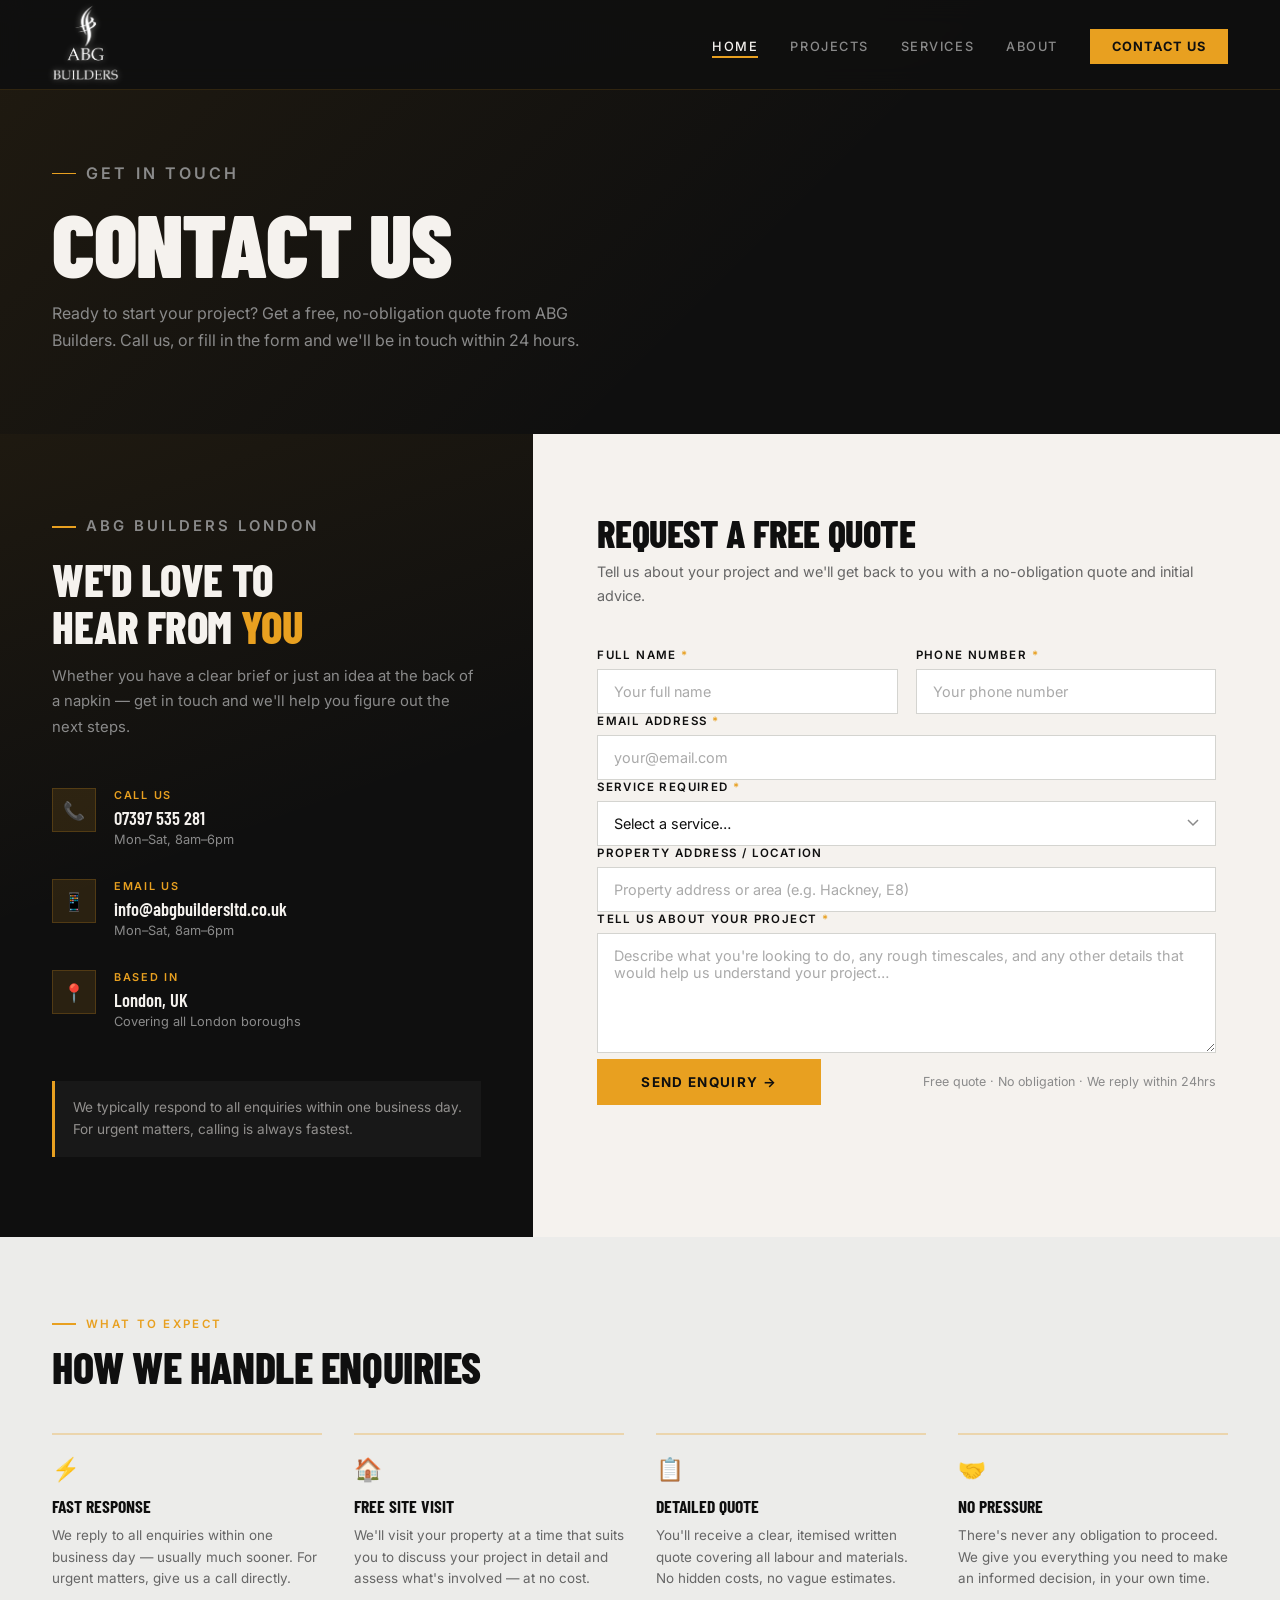
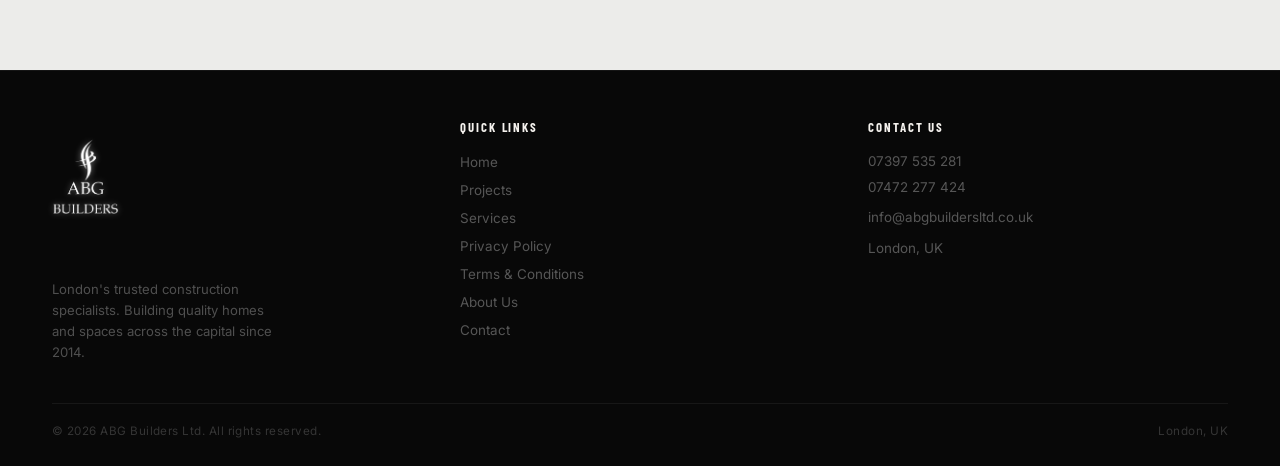
<file: contact.html>
<!DOCTYPE html>
<html lang="en">
<head>
<meta charset="UTF-8">
<meta name="viewport" content="width=device-width, initial-scale=1.0">
<title>Contact — ABG Builders London</title>
<meta name="description" content="Contact ABG Builders for a free quote on loft conversions, extensions, refurbishments, new builds, painting and decorating across London.">
<link rel="preconnect" href="https://fonts.googleapis.com">
<link href="https://fonts.googleapis.com/css2?family=Barlow+Condensed:wght@400;600;700;800;900&family=Inter:wght@300;400;500;600&display=swap" rel="stylesheet">
<link rel="stylesheet" href="css/style.css">
<style>

  /* ---- CONTACT LAYOUT ---- */
  .contact-layout {
    display: grid;
    grid-template-columns: 1fr 1.4fr;
    min-height: 70vh;
  }

  /* ---- CONTACT INFO PANEL ---- */
  .contact-info {
    background: var(--black);
    padding: 80px 52px;
    position: relative;
    overflow: hidden;
  }

  .contact-info::before {
    content: '';
    position: absolute;
    inset: 0;
    background: linear-gradient(160deg, rgba(232,160,32,0.07) 0%, transparent 50%);
  }

  .contact-info-inner { position: relative; z-index: 1; }

  .contact-info h2 {
    color: var(--off-white);
    font-size: clamp(28px, 3.5vw, 46px);
    margin-bottom: 14px;
    line-height: 1.05;
  }

  .contact-info h2 span { color: var(--amber); }

  .contact-info > .contact-info-inner > p {
    color: var(--concrete);
    font-size: 0.93rem;
    line-height: 1.72;
    margin-bottom: 48px;
  }

  .contact-methods {
    display: flex;
    flex-direction: column;
    gap: 32px;
    margin-bottom: 52px;
  }

  .contact-method {
    display: flex;
    align-items: flex-start;
    gap: 18px;
  }

  .contact-method-icon {
    background: rgba(232,160,32,0.12);
    border: 1px solid rgba(232,160,32,0.2);
    color: var(--amber);
    width: 44px;
    height: 44px;
    display: flex;
    align-items: center;
    justify-content: center;
    font-size: 1.1rem;
    flex-shrink: 0;
  }

  .contact-method-label {
    font-size: 0.68rem;
    letter-spacing: 0.16em;
    text-transform: uppercase;
    color: var(--amber);
    margin-bottom: 5px;
    font-weight: 600;
  }

  .contact-method-value {
    font-family: 'Barlow Condensed', sans-serif;
    font-weight: 600;
    font-size: 1.15rem;
    color: var(--off-white);
    text-decoration: none;
    transition: color 0.2s;
  }

  .contact-method-value:hover { color: var(--amber); }

  .contact-method-sub {
    font-size: 0.8rem;
    color: var(--concrete);
    margin-top: 3px;
  }

  .availability-note {
    background: rgba(255,255,255,0.04);
    border-left: 3px solid var(--amber);
    padding: 16px 18px;
    font-size: 0.85rem;
    color: rgba(245,242,238,0.55);
    line-height: 1.6;
  }

  /* ---- CONTACT FORM ---- */
  .contact-form-panel {
    background: var(--off-white);
    padding: 80px 64px;
  }

  .contact-form-panel h2 {
    font-size: clamp(26px, 3vw, 40px);
    margin-bottom: 8px;
  }

  .contact-form-panel > p {
    color: #666;
    font-size: 0.9rem;
    line-height: 1.65;
    margin-bottom: 40px;
  }

  .contact-form { display: flex; flex-direction: column; gap: 18px; }

  .form-row {
    display: grid;
    grid-template-columns: 1fr 1fr;
    gap: 18px;
  }

  .form-group {
    display: flex;
    flex-direction: column;
    gap: 7px;
  }

  .form-group label {
    font-size: 0.72rem;
    font-weight: 600;
    letter-spacing: 0.12em;
    text-transform: uppercase;
    color: var(--black);
  }

  .form-group label span { color: var(--amber); }

  .form-group input,
  .form-group select,
  .form-group textarea {
    background: white;
    border: 1.5px solid var(--mid-grey);
    color: var(--black);
    padding: 13px 16px;
    font-family: 'Inter', sans-serif;
    font-size: 0.9rem;
    transition: border-color 0.2s;
    outline: none;
    width: 100%;
    appearance: none;
  }

  .form-group input:focus,
  .form-group select:focus,
  .form-group textarea:focus {
    border-color: var(--amber);
  }

  .form-group input::placeholder,
  .form-group textarea::placeholder { color: #aaa; }

  .form-group select { cursor: pointer; background-image: url("data:image/svg+xml,%3Csvg xmlns='http://www.w3.org/2000/svg' width='12' height='8' viewBox='0 0 12 8'%3E%3Cpath d='M1 1l5 5 5-5' stroke='%238A8A8A' stroke-width='1.5' fill='none'/%3E%3C/svg%3E"); background-repeat: no-repeat; background-position: right 16px center; padding-right: 40px; }

  .form-group textarea { resize: vertical; min-height: 120px; }

  .form-submit {
    display: flex;
    align-items: center;
    justify-content: space-between;
    gap: 20px;
    margin-top: 6px;
    flex-wrap: wrap;
  }

  .form-submit .btn-primary {
    padding: 15px 44px;
    font-size: 0.84rem;
    cursor: pointer;
    font-family: 'Inter', sans-serif;
  }

  .form-submit .btn-primary:disabled {
    opacity: 0.6;
    cursor: not-allowed;
    transform: none;
  }

  .form-note {
    font-size: 0.78rem;
    color: var(--concrete);
    line-height: 1.5;
  }

  /* Success message */
  .form-success {
    display: none;
    background: #f0faf0;
    border: 1.5px solid #4caf50;
    padding: 20px 22px;
    margin-top: 12px;
  }

  .form-success p {
    color: #2e7d32;
    font-size: 0.9rem;
    font-weight: 600;
  }

  /* ---- WHY CONTACT ---- */
  .why-contact {
    background: var(--light-grey);
    padding: 80px 52px;
  }

  .why-contact h2 { margin-bottom: 44px; font-size: clamp(26px, 3.5vw, 44px); }

  .why-grid {
    display: grid;
    grid-template-columns: repeat(auto-fit, minmax(200px, 1fr));
    gap: 32px;
  }

  .why-item { border-top: 2px solid rgba(232,160,32,0.3); padding-top: 20px; }

  .why-icon { font-size: 1.4rem; margin-bottom: 12px; display: block; }

  .why-title {
    font-family: 'Barlow Condensed', sans-serif;
    font-weight: 700;
    font-size: 1.1rem;
    text-transform: uppercase;
    margin-bottom: 8px;
    color: var(--black);
  }

  .why-text { font-size: 0.84rem; color: #666; line-height: 1.62; }

  /* ---- RESPONSIVE ---- */
  @media (max-width: 900px) {
    .contact-layout { grid-template-columns: 1fr; }
    .contact-info { padding: 60px 24px; }
    .contact-form-panel { padding: 60px 24px; }
    .form-row { grid-template-columns: 1fr; }
    .why-contact { padding: 60px 24px; }
  }
</style>
</head>
<body>

<!-- NAVIGATION -->
<nav>
<a href="index.html" class="logo">
  <img src="images/abg_logo_white.png" alt="ABG Builders Logo">
 
</a>
  <ul class="nav-links">
    <li><a href="index.html" class="active">Home</a></li>
    <li><a href="projects.html">Projects</a></li>
    <li><a href="services.html">Services</a></li>
    <li><a href="about.html">About</a></li>
    <li><a href="contact.html" class="nav-cta">Contact Us</a></li>
  </ul>
  <button class="hamburger" id="hamburger" aria-label="Toggle menu">
    <span></span><span></span><span></span>
  </button>
</nav>

<div class="mobile-menu" id="mobile-menu">
  <a href="index.html">Home</a>
  <a href="projects.html">Projects</a>
  <a href="services.html">Services</a>
  <a href="about.html">About</a>
  <a href="contact.html" class="active mobile-cta">Contact Us</a>
</div>

<!-- PAGE HERO -->
<div class="page-hero">
  <p class="page-hero-eyebrow">Get in Touch</p>
  <h1>Contact Us</h1>
  <p>Ready to start your project? Get a free, no-obligation quote from ABG Builders. Call us, or fill in the form and we'll be in touch within 24 hours.</p>
</div>

<!-- CONTACT LAYOUT -->
<div class="contact-layout">

  <!-- INFO PANEL -->
  <div class="contact-info">
    <div class="contact-info-inner">
      <p class="section-eyebrow" style="margin-bottom:16px;">ABG Builders London</p>
      <h2>We'd Love to<br>Hear from <span>You</span></h2>
      <p>Whether you have a clear brief or just an idea at the back of a napkin — get in touch and we'll help you figure out the next steps.</p>

      <div class="contact-methods">
        <div class="contact-method">
          <div class="contact-method-icon">📞</div>
          <div>
            <div class="contact-method-label">Call Us</div>
            <a href="tel:07974903361" class="contact-method-value">07397 535 281</a>
            <p class="contact-method-sub">Mon–Sat, 8am–6pm</p>
          </div>
        </div>
        <div class="contact-method">
          <div class="contact-method-icon">📱</div>
          <div>
            <div class="contact-method-label">Email Us</div>
            <a href="tel:07977376215" class="contact-method-value">info@abgbuildersltd.co.uk</a>
            <p class="contact-method-sub">Mon–Sat, 8am–6pm</p>
          </div>
        </div>
        <div class="contact-method">
          <div class="contact-method-icon">📍</div>
          <div>
            <div class="contact-method-label">Based In</div>
            <span class="contact-method-value" style="cursor:default;">London, UK</span>
            <p class="contact-method-sub">Covering all London boroughs</p>
          </div>
        </div>
      </div>

      <div class="availability-note">
        We typically respond to all enquiries within one business day. For urgent matters, calling is always fastest.
      </div>
    </div>
  </div>

  <!-- FORM PANEL -->
  <div class="contact-form-panel">
    <h2>Request a Free Quote</h2>
    <p>Tell us about your project and we'll get back to you with a no-obligation quote and initial advice.</p>

    
      <form action="https://formspree.io/f/mbdvyewy" method="POST">

         <input type="hidden" name="_redirect" value="https://abgbuildersltd.co.uk/thank-you.html">
      
    
      
     <input type="text" name="_gotcha" style="display:none">
      <div class="form-row">
        <div class="form-group">
          <label for="name">Full Name <span>*</span></label>
          <input type="text" id="name" name="name" placeholder="Your full name" required>
        </div>
        <div class="form-group">
          <label for="phone">Phone Number <span>*</span></label>
          <input type="tel" id="phone" name="phone" placeholder="Your phone number" required>
        </div>
      </div>

      <div class="form-group">
        <label for="email">Email Address <span>*</span></label>
        <input type="email" id="email" name="email" placeholder="your@email.com" required>
      </div>

      <div class="form-group">
        <label for="service">Service Required <span>*</span></label>
        <select id="service" name="service" required>
          <option value="" disabled selected>Select a service…</option>
          <option value="loft-conversion">Loft Conversion</option>
          <option value="extension">House Extension</option>
          <option value="refurbishment">Refurbishment</option>
          <option value="new-build">New Build</option>
          <option value="painting-decorating">Painting &amp; Decorating</option>
          <option value="building-services">Building Services</option>
          <option value="other">Other / Not Sure Yet</option>
        </select>
      </div>

      <div class="form-group">
        <label for="address">Property Address / Location</label>
        <input type="text" id="address" name="address" placeholder="Property address or area (e.g. Hackney, E8)">
      </div>

      <div class="form-group">
        <label for="message">Tell Us About Your Project <span>*</span></label>
        <textarea id="message" name="message" placeholder="Describe what you're looking to do, any rough timescales, and any other details that would help us understand your project…" required></textarea>
      </div>

      <div class="form-submit">
        <button type="submit" class="btn btn-primary" id="submit-btn">Send Enquiry →</button>
        <p class="form-note">Free quote · No obligation · We reply within 24hrs</p>
      </div>

      
    </form>
  </div>
</div>

  
  

<!-- WHY CONTACT -->
<div class="why-contact">
  <p class="section-eyebrow">What to Expect</p>
  <h2>How We Handle Enquiries</h2>
  <div class="why-grid">
    <div class="why-item">
      <span class="why-icon">⚡</span>
      <div class="why-title">Fast Response</div>
      <p class="why-text">We reply to all enquiries within one business day — usually much sooner. For urgent matters, give us a call directly.</p>
    </div>
    <div class="why-item">
      <span class="why-icon">🏠</span>
      <div class="why-title">Free Site Visit</div>
      <p class="why-text">We'll visit your property at a time that suits you to discuss your project in detail and assess what's involved — at no cost.</p>
    </div>
    <div class="why-item">
      <span class="why-icon">📋</span>
      <div class="why-title">Detailed Quote</div>
      <p class="why-text">You'll receive a clear, itemised written quote covering all labour and materials. No hidden costs, no vague estimates.</p>
    </div>
    <div class="why-item">
      <span class="why-icon">🤝</span>
      <div class="why-title">No Pressure</div>
      <p class="why-text">There's never any obligation to proceed. We give you everything you need to make an informed decision, in your own time.</p>
    </div>
  </div>
</div>

<!-- FOOTER -->
<footer>
  <div class="footer-inner">
    <div class="footer-brand">
      <a href="index.html" class="logo">
  <img src="images/abg_logo_white.png" alt="ABG Builders Logo">
 
</a>
<br>
</br>
      <p class="footer-tagline">London's trusted construction specialists. Building quality homes and spaces across the capital since 2014.</p>
   
    </div>
    <div>
      <div class="footer-heading">Quick Links</div>
      <ul class="footer-links">
        <li><a href="index.html">Home</a></li>
        <li><a href="projects.html">Projects</a></li>
        <li><a href="services.html">Services</a></li>
        <li> <a href="privacy-policy.html">Privacy Policy</a></li>
        <li>  <a href="terms-and-conditions.html">Terms &amp; Conditions</a></li>
        <li><a href="about.html">About Us</a></li>
        <li><a href="contact.html">Contact</a></li>
      </ul>
      
    </div>
    <div class="footer-contact">
      <div class="footer-heading">Contact Us</div>
      <p><a href="tel:07974903361">07397 535 281</a></p>
      <p><a href="tel:07977376215">07472 277 424</a></p>
      <p style="margin-top:10px;">info@abgbuildersltd.co.uk</p>
      <p style="margin-top:10px;">London, UK</p>
    </div>
  </div>
  <div class="footer-bottom">
    <div class="footer-copy">© 2026 ABG Builders Ltd. All rights reserved.</div>
    <div class="footer-copy">London, UK</div>
  </div>
</footer>

<script>
  const hamburger = document.getElementById('hamburger');
  const mobileMenu = document.getElementById('mobile-menu');
  hamburger.addEventListener('click', () => {
    hamburger.classList.toggle('open');
    mobileMenu.classList.toggle('open');
  });
</script>

</body>
</html>
</file>
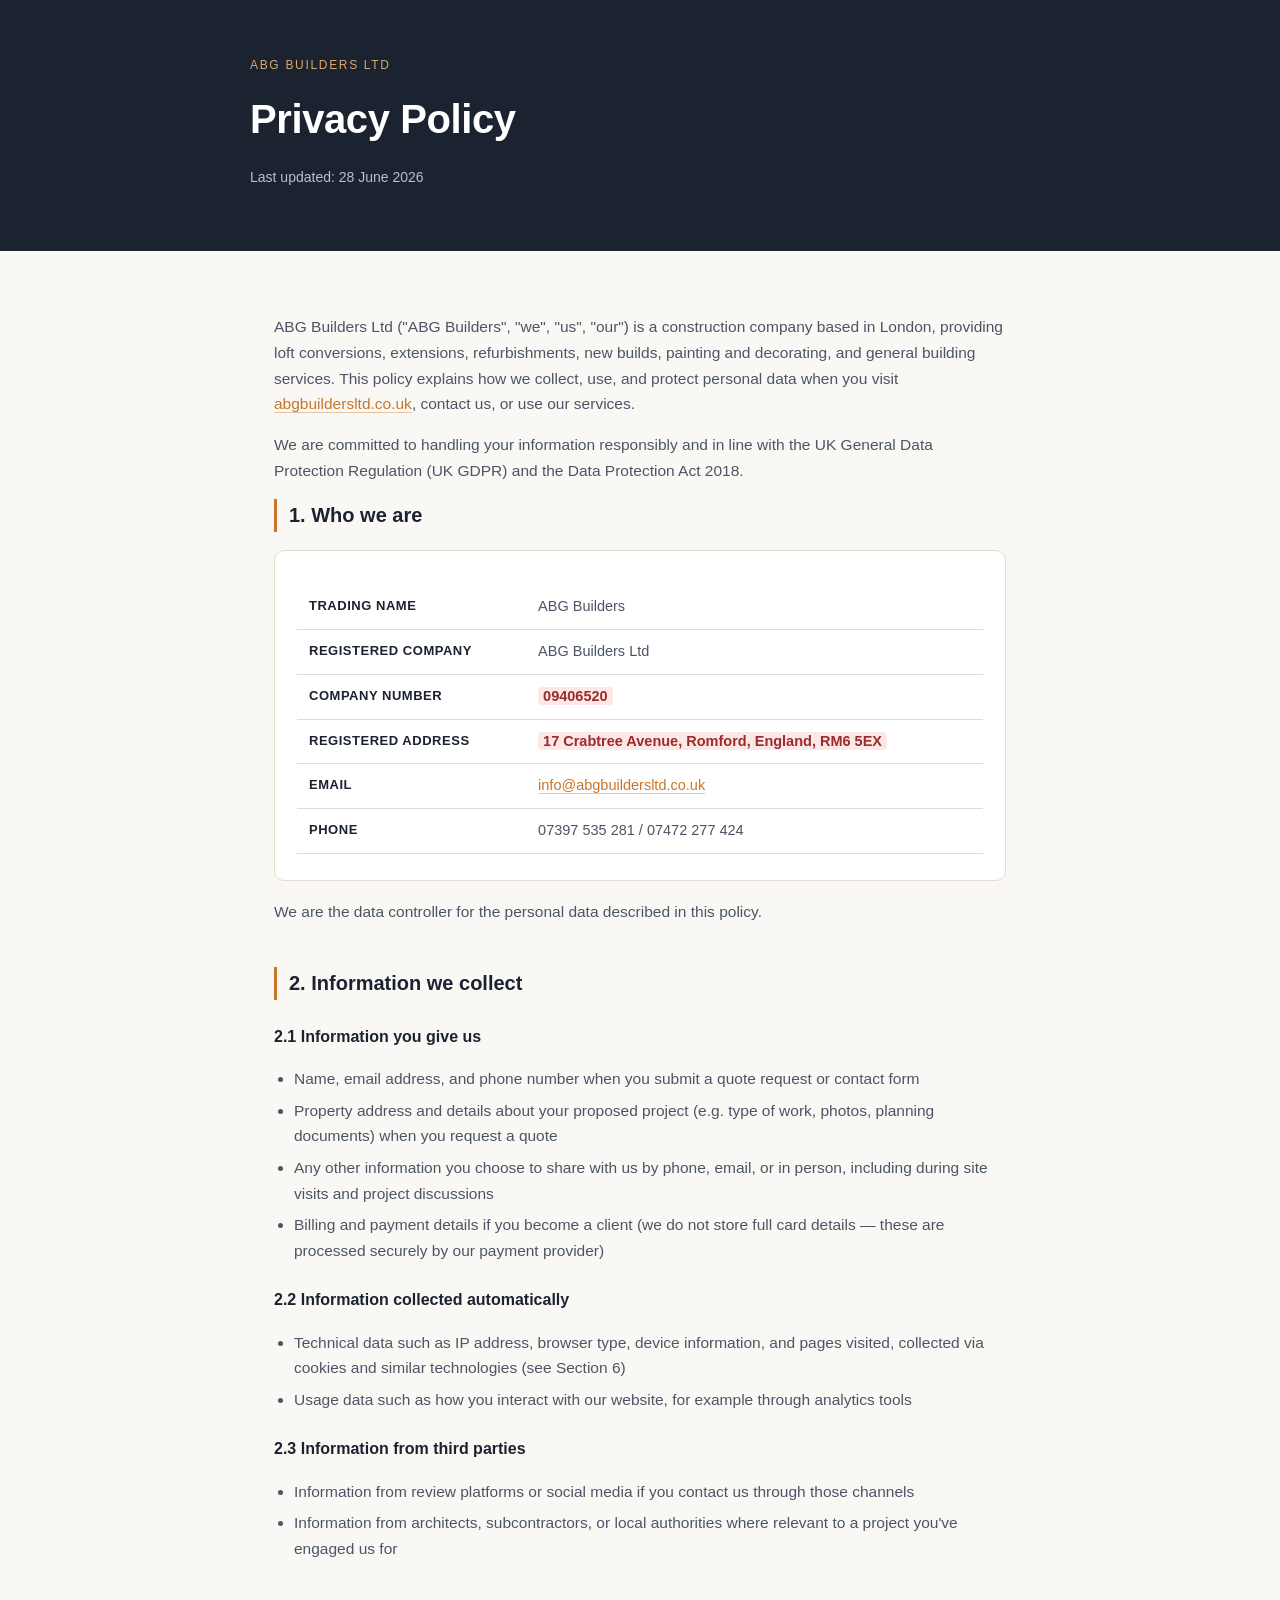
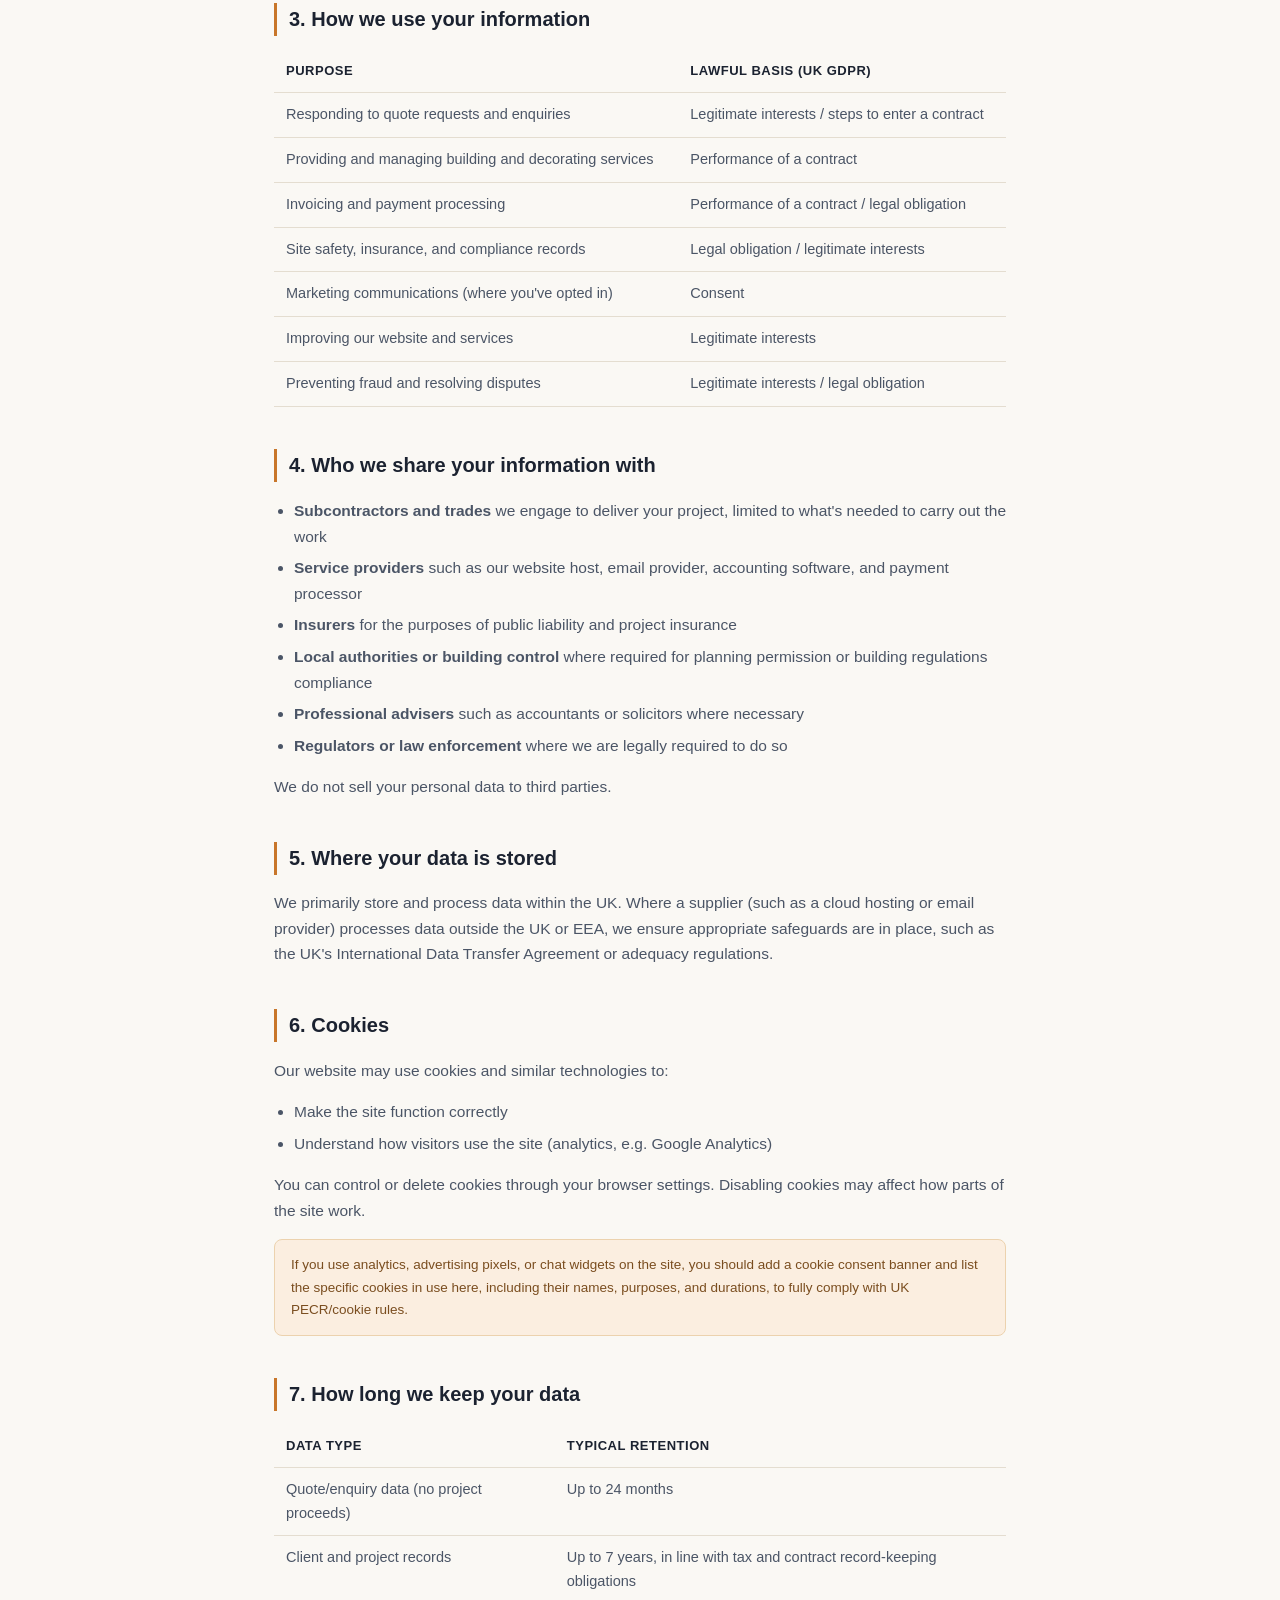
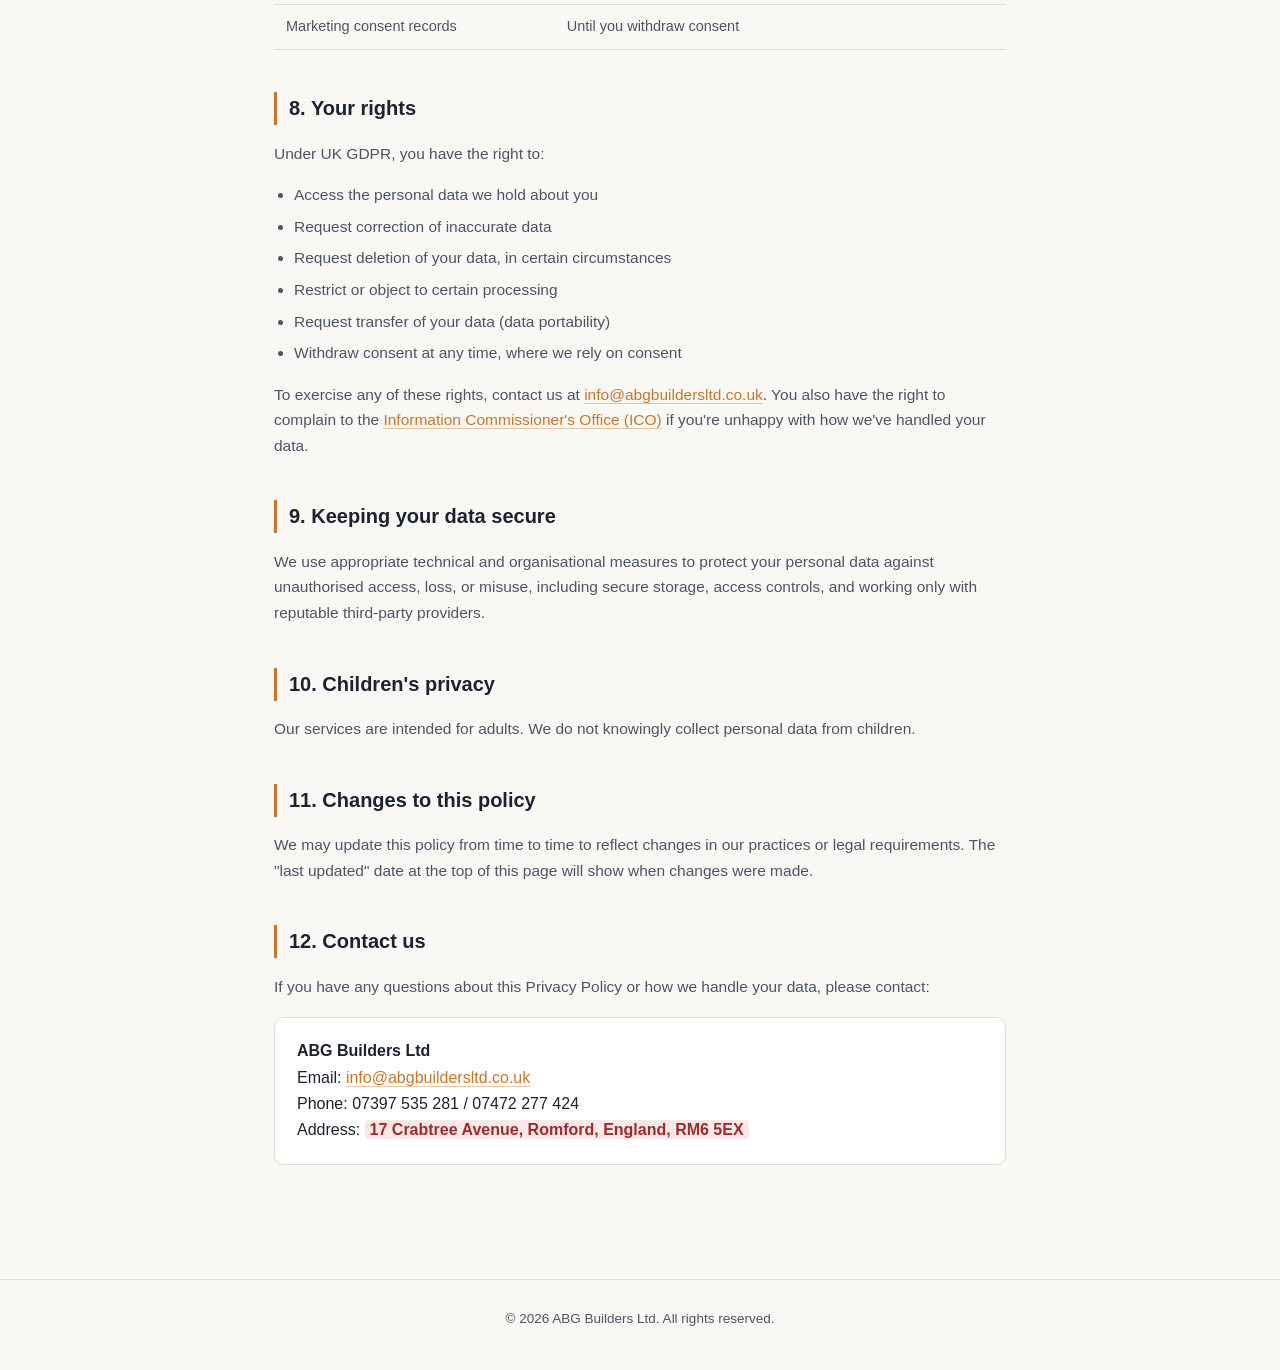
<file: privacy-policy.html>
<!DOCTYPE html>
<html lang="en">
<head>
<meta charset="UTF-8">
<meta name="viewport" content="width=device-width, initial-scale=1.0">
<title>Privacy Policy | ABG Builders</title>
<style>
  :root{
    --ink:#1b2230;
    --ink-soft:#4b5566;
    --paper:#faf8f4;
    --line:#e4ddd0;
    --amber:#c8762a;
    --navy:#1b2230;
  }
  *{box-sizing:border-box;}
  body{
    margin:0;
    font-family:"Helvetica Neue",Arial,sans-serif;
    background:var(--paper);
    color:var(--ink);
    line-height:1.65;
  }
  header.page{
    background:var(--navy);
    color:#fff;
    padding:56px 24px 48px;
  }
  header.page .wrap{
    max-width:780px;
    margin:0 auto;
  }
  header.page .eyebrow{
    text-transform:uppercase;
    letter-spacing:.14em;
    font-size:12px;
    color:#d9a86b;
    margin:0 0 10px;
  }
  header.page h1{
    margin:0 0 8px;
    font-size:clamp(28px,4vw,40px);
    font-weight:700;
    letter-spacing:-0.01em;
  }
  header.page .updated{
    font-size:14px;
    color:#b9bfca;
  }
  main{
    max-width:780px;
    margin:0 auto;
    padding:48px 24px 96px;
  }
  h2{
    font-size:20px;
    margin:42px 0 12px;
    color:var(--navy);
    border-left:3px solid var(--amber);
    padding-left:12px;
  }
  h2:first-of-type{margin-top:0;}
  h3{
    font-size:16px;
    margin:24px 0 8px;
    color:var(--navy);
  }
  p,li{
    color:var(--ink-soft);
    font-size:15.5px;
  }
  ul{padding-left:20px;}
  li{margin-bottom:6px;}
  a{color:var(--amber);text-decoration:none;border-bottom:1px solid rgba(200,118,42,.4);}
  a:hover{border-bottom-color:var(--amber);}
  .card{
    background:#fff;
    border:1px solid var(--line);
    border-radius:10px;
    padding:20px 22px;
    margin:18px 0;
  }
  table{
    width:100%;
    border-collapse:collapse;
    margin:14px 0 6px;
    font-size:14.5px;
  }
  th,td{
    text-align:left;
    padding:10px 12px;
    border-bottom:1px solid var(--line);
    color:var(--ink-soft);
    vertical-align:top;
  }
  th{color:var(--navy);font-size:13px;text-transform:uppercase;letter-spacing:.04em;}
  .note{
    background:#fbeee0;
    border:1px solid #ecd2ae;
    border-radius:8px;
    padding:14px 16px;
    font-size:13.5px;
    color:#7a4d1f;
    margin:16px 0 0;
  }
  .placeholder{
    background:#fde8e8;
    color:#9c2b2b;
    padding:1px 5px;
    border-radius:4px;
    font-weight:600;
  }
  footer.page{
    border-top:1px solid var(--line);
    padding:28px 24px 40px;
    text-align:center;
    color:var(--ink-soft);
    font-size:13.5px;
  }
</style>
</head>
<body>

<header class="page">
  <div class="wrap">
    <p class="eyebrow">ABG Builders Ltd</p>
    <h1>Privacy Policy</h1>
    <p class="updated">Last updated: 28 June 2026</p>
  </div>
</header>

<main>

  <p>ABG Builders Ltd ("ABG Builders", "we", "us", "our") is a construction company based in London, providing loft conversions, extensions, refurbishments, new builds, painting and decorating, and general building services. This policy explains how we collect, use, and protect personal data when you visit <a href="https://abgbuildersltd.co.uk">abgbuildersltd.co.uk</a>, contact us, or use our services.</p>

  <p>We are committed to handling your information responsibly and in line with the UK General Data Protection Regulation (UK GDPR) and the Data Protection Act 2018.</p>

  <h2>1. Who we are</h2>
  <div class="card">
    <table>
      <tr><th>Trading name</th><td>ABG Builders</td></tr>
      <tr><th>Registered company</th><td>ABG Builders Ltd</td></tr>
      <tr><th>Company number</th><td><span class="placeholder">09406520</span></td></tr>
      <tr><th>Registered address</th><td><span class="placeholder">17 Crabtree Avenue, Romford, England, RM6 5EX</span></td></tr>
      <tr><th>Email</th><td><a href="mailto:info@abgbuildersltd.co.uk">info@abgbuildersltd.co.uk</a></td></tr>
      <tr><th>Phone</th><td>07397 535 281 / 07472 277 424</td></tr>
    </table>
  </div>
  <p>We are the data controller for the personal data described in this policy.</p>

  <h2>2. Information we collect</h2>
  <h3>2.1 Information you give us</h3>
  <ul>
    <li>Name, email address, and phone number when you submit a quote request or contact form</li>
    <li>Property address and details about your proposed project (e.g. type of work, photos, planning documents) when you request a quote</li>
    <li>Any other information you choose to share with us by phone, email, or in person, including during site visits and project discussions</li>
    <li>Billing and payment details if you become a client (we do not store full card details — these are processed securely by our payment provider)</li>
  </ul>
  <h3>2.2 Information collected automatically</h3>
  <ul>
    <li>Technical data such as IP address, browser type, device information, and pages visited, collected via cookies and similar technologies (see Section 6)</li>
    <li>Usage data such as how you interact with our website, for example through analytics tools</li>
  </ul>
  <h3>2.3 Information from third parties</h3>
  <ul>
    <li>Information from review platforms or social media if you contact us through those channels</li>
    <li>Information from architects, subcontractors, or local authorities where relevant to a project you've engaged us for</li>
  </ul>

  <h2>3. How we use your information</h2>
  <table>
    <tr><th>Purpose</th><th>Lawful basis (UK GDPR)</th></tr>
    <tr><td>Responding to quote requests and enquiries</td><td>Legitimate interests / steps to enter a contract</td></tr>
    <tr><td>Providing and managing building and decorating services</td><td>Performance of a contract</td></tr>
    <tr><td>Invoicing and payment processing</td><td>Performance of a contract / legal obligation</td></tr>
    <tr><td>Site safety, insurance, and compliance records</td><td>Legal obligation / legitimate interests</td></tr>
    <tr><td>Marketing communications (where you've opted in)</td><td>Consent</td></tr>
    <tr><td>Improving our website and services</td><td>Legitimate interests</td></tr>
    <tr><td>Preventing fraud and resolving disputes</td><td>Legitimate interests / legal obligation</td></tr>
  </table>

  <h2>4. Who we share your information with</h2>
  <ul>
    <li><strong>Subcontractors and trades</strong> we engage to deliver your project, limited to what's needed to carry out the work</li>
    <li><strong>Service providers</strong> such as our website host, email provider, accounting software, and payment processor</li>
    <li><strong>Insurers</strong> for the purposes of public liability and project insurance</li>
    <li><strong>Local authorities or building control</strong> where required for planning permission or building regulations compliance</li>
    <li><strong>Professional advisers</strong> such as accountants or solicitors where necessary</li>
    <li><strong>Regulators or law enforcement</strong> where we are legally required to do so</li>
  </ul>
  <p>We do not sell your personal data to third parties.</p>

  <h2>5. Where your data is stored</h2>
  <p>We primarily store and process data within the UK. Where a supplier (such as a cloud hosting or email provider) processes data outside the UK or EEA, we ensure appropriate safeguards are in place, such as the UK's International Data Transfer Agreement or adequacy regulations.</p>

  <h2>6. Cookies</h2>
  <p>Our website may use cookies and similar technologies to:</p>
  <ul>
    <li>Make the site function correctly</li>
    <li>Understand how visitors use the site (analytics, e.g. Google Analytics)</li>
  </ul>
  <p>You can control or delete cookies through your browser settings. Disabling cookies may affect how parts of the site work.</p>
  <div class="note">If you use analytics, advertising pixels, or chat widgets on the site, you should add a cookie consent banner and list the specific cookies in use here, including their names, purposes, and durations, to fully comply with UK PECR/cookie rules.</div>

  <h2>7. How long we keep your data</h2>
  <table>
    <tr><th>Data type</th><th>Typical retention</th></tr>
    <tr><td>Quote/enquiry data (no project proceeds)</td><td>Up to 24 months</td></tr>
    <tr><td>Client and project records</td><td>Up to 7 years, in line with tax and contract record-keeping obligations</td></tr>
    <tr><td>Marketing consent records</td><td>Until you withdraw consent</td></tr>
    
  </table>

  <h2>8. Your rights</h2>
  <p>Under UK GDPR, you have the right to:</p>
  <ul>
    <li>Access the personal data we hold about you</li>
    <li>Request correction of inaccurate data</li>
    <li>Request deletion of your data, in certain circumstances</li>
    <li>Restrict or object to certain processing</li>
    <li>Request transfer of your data (data portability)</li>
    <li>Withdraw consent at any time, where we rely on consent</li>
  </ul>
  <p>To exercise any of these rights, contact us at <a href="mailto:info@abgbuildersltd.co.uk">info@abgbuildersltd.co.uk</a>. You also have the right to complain to the <a href="https://ico.org.uk" target="_blank" rel="noopener">Information Commissioner's Office (ICO)</a> if you're unhappy with how we've handled your data.</p>

  <h2>9. Keeping your data secure</h2>
  <p>We use appropriate technical and organisational measures to protect your personal data against unauthorised access, loss, or misuse, including secure storage, access controls, and working only with reputable third-party providers.</p>

  <h2>10. Children's privacy</h2>
  <p>Our services are intended for adults. We do not knowingly collect personal data from children.</p>

  <h2>11. Changes to this policy</h2>
  <p>We may update this policy from time to time to reflect changes in our practices or legal requirements. The "last updated" date at the top of this page will show when changes were made.</p>

  <h2>12. Contact us</h2>
  <p>If you have any questions about this Privacy Policy or how we handle your data, please contact:</p>
  <div class="card">
    <strong>ABG Builders Ltd</strong><br>
    Email: <a href="mailto:info@abgbuildersltd.co.uk">info@abgbuildersltd.co.uk</a><br>
    Phone: 07397 535 281 / 07472 277 424<br>
    Address: <span class="placeholder">17 Crabtree Avenue, Romford, England, RM6 5EX</span>
  </div>

</main>

<footer class="page">
  © 2026 ABG Builders Ltd. All rights reserved.
</footer>

</body>
</html>
</file>
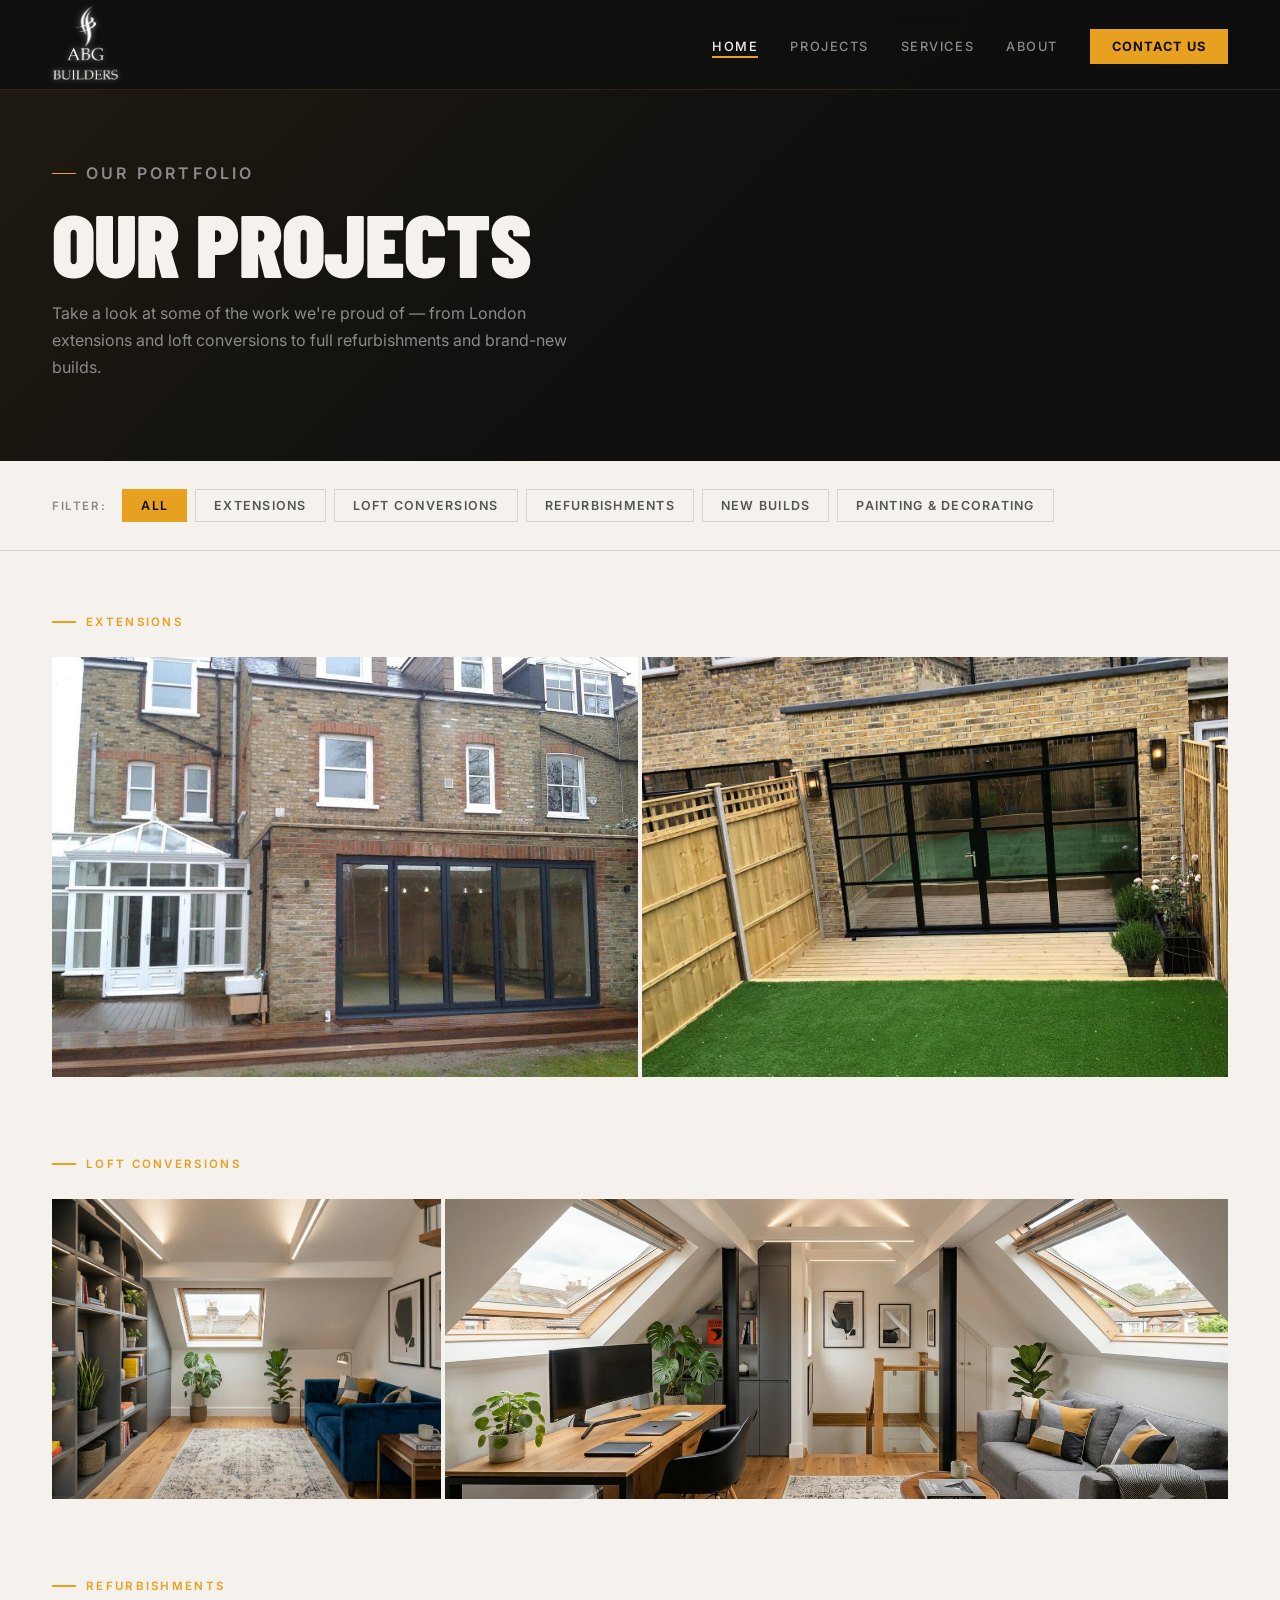
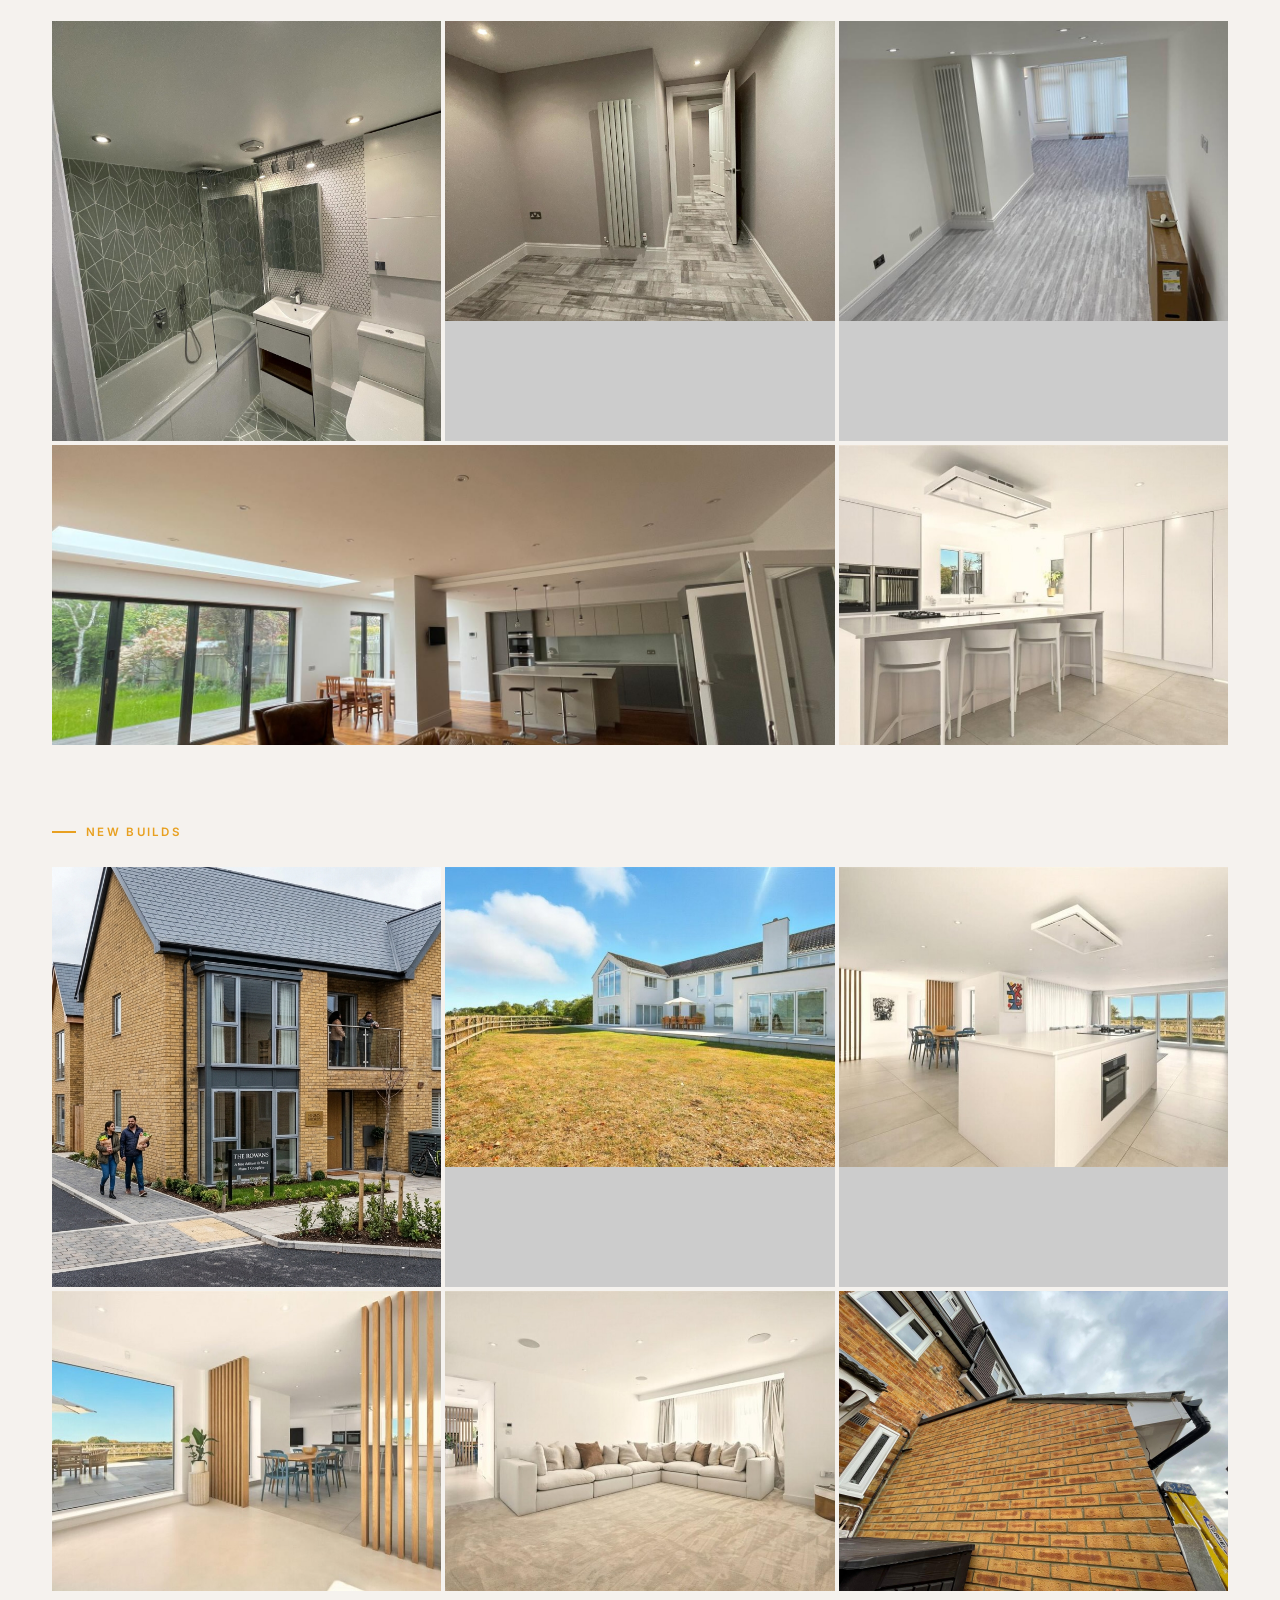
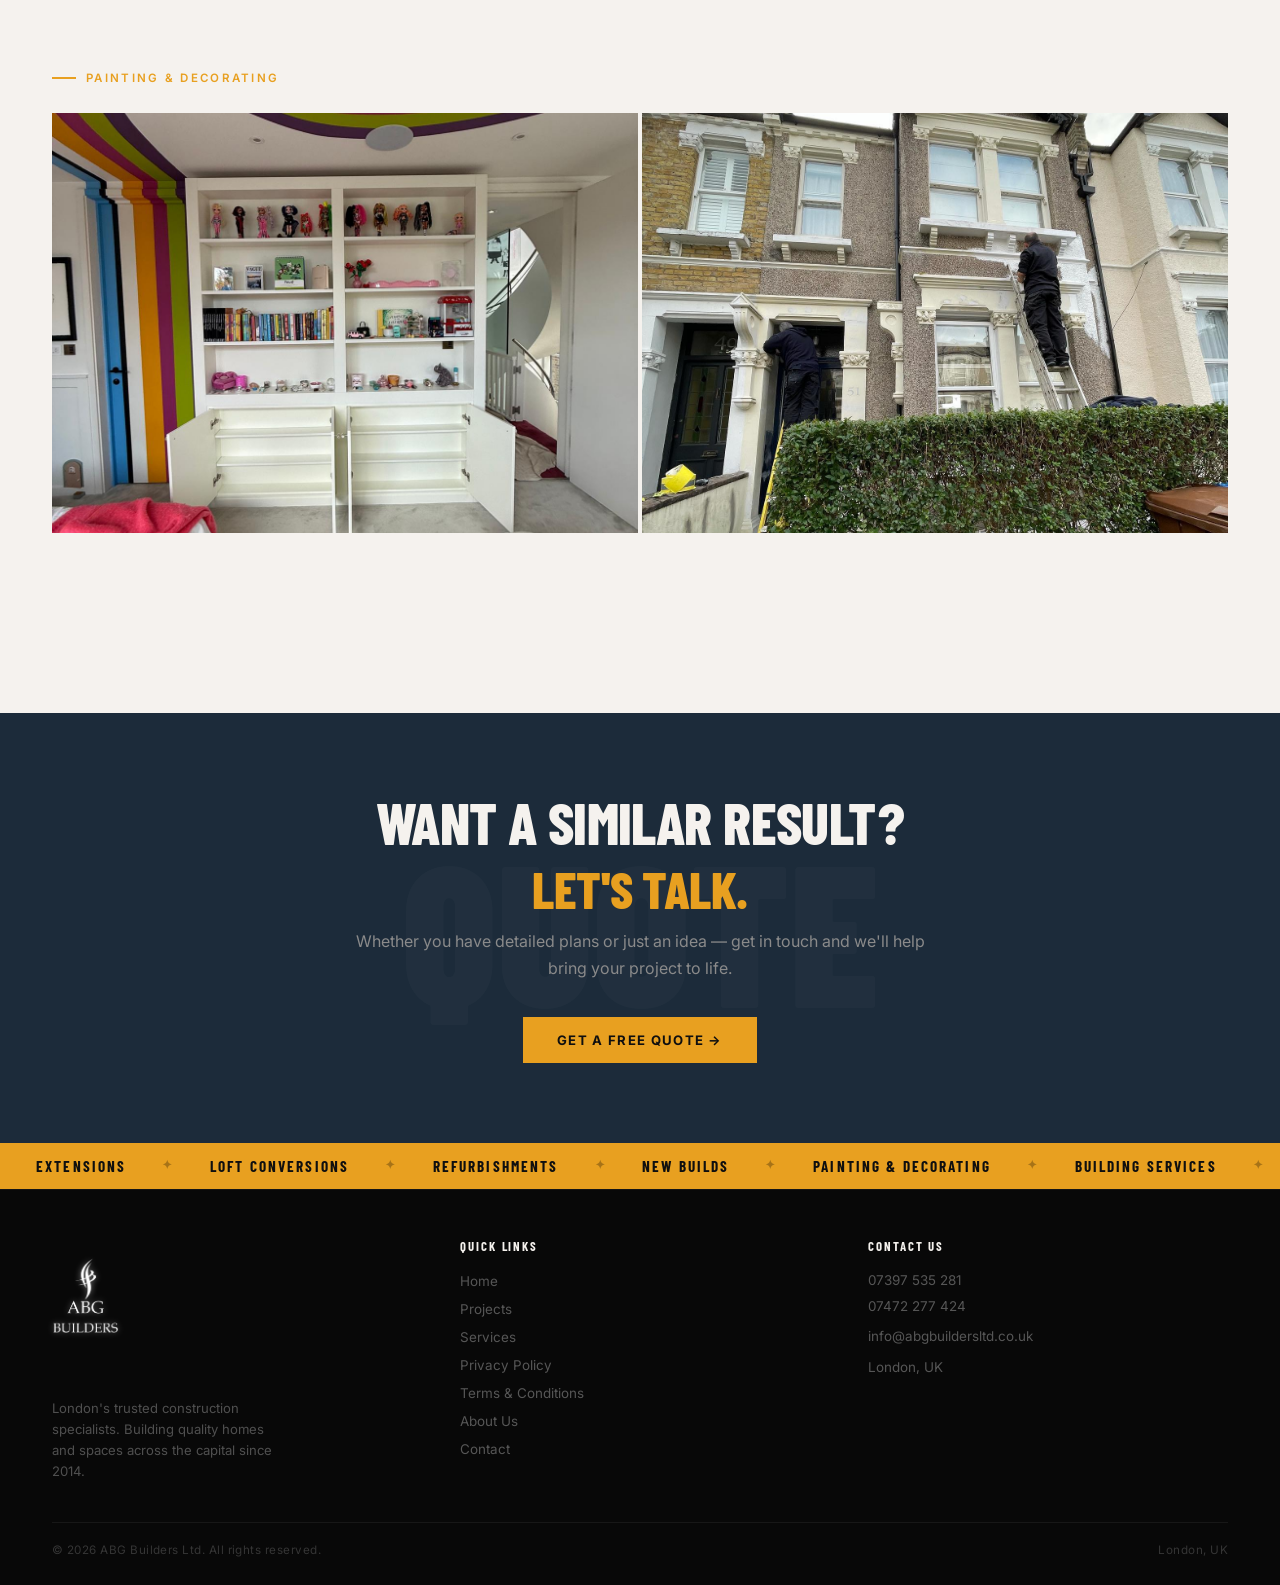
<file: projects.html>
<!DOCTYPE html>
<html lang="en">
<head>
<meta charset="UTF-8">
<meta name="viewport" content="width=device-width, initial-scale=1.0">
<title>Projects — ABG Builders London</title>
<meta name="description" content="Browse ABG Builders' completed projects across London — extensions, loft conversions, refurbishments, new builds, painting and decorating.">
<link rel="preconnect" href="https://fonts.googleapis.com">
<link href="https://fonts.googleapis.com/css2?family=Barlow+Condensed:wght@400;600;700;800;900&family=Inter:wght@300;400;500;600&display=swap" rel="stylesheet">
<link rel="stylesheet" href="css/style.css">
<style>

  /* ---- FILTER BAR ---- */
  .filter-bar {
    background: var(--off-white);
    padding: 28px 52px;
    border-bottom: 1px solid var(--mid-grey);
    display: flex;
    gap: 8px;
    flex-wrap: wrap;
    align-items: center;
  }

  .filter-label {
    font-size: 0.72rem;
    letter-spacing: 0.14em;
    text-transform: uppercase;
    color: var(--concrete);
    font-weight: 600;
    margin-right: 8px;
  }

  .filter-btn {
    background: transparent;
    border: 1.5px solid var(--mid-grey);
    color: #555;
    padding: 8px 18px;
    font-family: 'Inter', sans-serif;
    font-size: 0.78rem;
    font-weight: 600;
    letter-spacing: 0.1em;
    text-transform: uppercase;
    cursor: pointer;
    transition: all 0.2s;
  }

  .filter-btn:hover,
  .filter-btn.active {
    background: var(--black);
    border-color: var(--black);
    color: var(--off-white);
  }

  .filter-btn.active {
    background: var(--amber);
    border-color: var(--amber);
    color: var(--black);
  }

  /* ---- PROJECTS GRID ---- */
  .projects-section {
    padding: 64px 52px 100px;
    background: var(--off-white);
  }

  .category-group {
    margin-bottom: 80px;
  }

  .category-group:last-child {
    margin-bottom: 0;
  }

  .category-heading {
    display: flex;
    align-items: center;
    gap: 20px;
    margin-bottom: 28px;
  }

  .category-heading h2 {
    font-size: clamp(28px, 3.5vw, 44px);
  }

  .category-count {
    background: var(--amber);
    color: var(--black);
    font-family: 'Barlow Condensed', sans-serif;
    font-weight: 800;
    font-size: 0.85rem;
    padding: 3px 10px;
    letter-spacing: 0.06em;
  }

  .projects-masonry {
    display: grid;
    gap: 4px;
  }

  .projects-masonry.cols-3 {
    grid-template-columns: repeat(3, 1fr);
  }

  .projects-masonry.cols-2 {
    grid-template-columns: repeat(2, 1fr);
  }

  .project-card {
    position: relative;
    overflow: hidden;
    background: #ccc;
    display: block;
    text-decoration: none;
  }

  .project-card img {
    width: 100%;
    height: 300px;
    object-fit: cover;
    object-position: center;
    display: block;
    transition: transform 0.5s ease;
  }

  .project-card.tall img { height: 420px; }
  .project-card.short img { height: 240px; }

  .project-card:hover img { transform: scale(1.04); }

  .project-card-overlay {
    position: absolute;
    inset: 0;
    background: linear-gradient(to top, rgba(15,15,15,0.88) 0%, transparent 55%);
    opacity: 0;
    transition: opacity 0.3s;
    display: flex;
    align-items: flex-end;
    padding: 22px;
  }

  .project-card:hover .project-card-overlay { opacity: 1; }

  .project-card-info {}

  .project-card-cat {
    font-size: 0.68rem;
    color: var(--amber);
    letter-spacing: 0.14em;
    text-transform: uppercase;
    font-weight: 600;
    display: block;
    margin-bottom: 4px;
  }

  .project-card-title {
    font-family: 'Barlow Condensed', sans-serif;
    font-weight: 700;
    font-size: 1.05rem;
    text-transform: uppercase;
    color: var(--off-white);
    letter-spacing: 0.04em;
  }

  /* No-results message */
  .no-results {
    display: none;
    padding: 80px 0;
    text-align: center;
    color: var(--concrete);
    font-size: 1rem;
  }

  /* ---- CTA ---- */
  .projects-cta {
    background: var(--slate);
    padding: 80px 52px;
    text-align: center;
    position: relative;
    overflow: hidden;
  }

  .projects-cta::before {
    content: 'QUOTE';
    position: absolute;
    left: 50%;
    top: 50%;
    transform: translate(-50%, -50%);
    font-family: 'Barlow Condensed', sans-serif;
    font-weight: 900;
    font-size: 200px;
    color: rgba(255,255,255,0.025);
    pointer-events: none;
  }

  .projects-cta h2 { color: var(--off-white); margin-bottom: 12px; position: relative; }
  .projects-cta h2 span { color: var(--amber); }
  .projects-cta p { color: var(--concrete); margin-bottom: 36px; font-size: 1rem; line-height: 1.65; position: relative; }

  /* ---- RESPONSIVE ---- */
  @media (max-width: 900px) {
    .filter-bar { padding: 20px 24px; }
    .projects-section { padding: 48px 24px 72px; }
    .projects-masonry.cols-3 { grid-template-columns: repeat(2, 1fr); }
    .projects-cta { padding: 60px 24px; }
  }

  @media (max-width: 600px) {
    .projects-masonry.cols-3,
    .projects-masonry.cols-2 { grid-template-columns: 1fr; }
    .project-card.tall img,
    .project-card.short img,
    .project-card img { height: 260px; }
  }
</style>
</head>
<body>

<!-- NAVIGATION -->
<nav>
<a href="index.html" class="logo">
  <img src="images/abg_logo_white.png" alt="ABG Builders Logo">
 
</a>
  <ul class="nav-links">
    <li><a href="index.html" class="active">Home</a></li>
    <li><a href="projects.html">Projects</a></li>
    <li><a href="services.html">Services</a></li>
    <li><a href="about.html">About</a></li>
    <li><a href="contact.html" class="nav-cta">Contact Us</a></li>
  </ul>
  <button class="hamburger" id="hamburger" aria-label="Toggle menu">
    <span></span><span></span><span></span>
  </button>
</nav>

<div class="mobile-menu" id="mobile-menu">
  <a href="index.html">Home</a>
  <a href="projects.html" class="active">Projects</a>
  <a href="services.html">Services</a>
  <a href="about.html">About</a>
  <a href="contact.html" class="mobile-cta">Contact Us</a>
</div>

<!-- PAGE HERO -->
<div class="page-hero">
  <p class="page-hero-eyebrow">Our Portfolio</p>
  <h1>Our Projects</h1>
  <p>Take a look at some of the work we're proud of — from London extensions and loft conversions to full refurbishments and brand-new builds.</p>
</div>

<!-- FILTER BAR -->
<div class="filter-bar" id="filter-bar">
  <span class="filter-label">Filter:</span>
  <button class="filter-btn active" data-filter="all">All</button>
  <button class="filter-btn" data-filter="extensions">Extensions</button>
  <button class="filter-btn" data-filter="loft">Loft Conversions</button>
  <button class="filter-btn" data-filter="refurb">Refurbishments</button>
  <button class="filter-btn" data-filter="newbuild">New Builds</button>
  <button class="filter-btn" data-filter="painting">Painting &amp; Decorating</button>
</div>

<!-- PROJECTS -->
<section class="projects-section">

  <!-- EXTENSIONS -->
  <div class="category-group" data-category="extensions">
    <div class="category-heading">
      <p class="section-eyebrow" style="margin-bottom:0;">Extensions</p>
    </div>
    <div class="projects-masonry cols-2">
      <div class="project-card tall">
        <img src="images/ext-1.jpg" alt="Rear extension with bifold doors on London Victorian terrace">
        <div class="project-card-overlay">
          <div class="project-card-info">
            <span class="project-card-cat">Extension</span>
            <div class="project-card-title">Rear Extension with Bifold Doors</div>
          </div>
        </div>
      </div>
      <div class="project-card tall">
        <img src="images/ext-2.jpg" alt="Garden extension with Crittall-style glazed doors">
        <div class="project-card-overlay">
          <div class="project-card-info">
            <span class="project-card-cat">Extension</span>
            <div class="project-card-title">Garden Extension — Crittall Glazing</div>
          </div>
        </div>
      </div>
    </div>
  </div>

  <!-- LOFT CONVERSIONS -->
  <div class="category-group" data-category="loft">
    <div class="category-heading">
      <p class="section-eyebrow" style="margin-bottom:0;">Loft Conversions</p>
    </div>
    <div class="projects-masonry cols-3">
      <div class="project-card">
        <img src="images/loft1.png" alt="Converted loft room with sloped ceiling and spotlights">
        <div class="project-card-overlay">
          <div class="project-card-info">
            <span class="project-card-cat">Loft Conversion</span>
            <div class="project-card-title">Loft Bedroom Conversion</div>
          </div>
        </div>
      </div>
      <div class="project-card" style="grid-column: span 2;">
        <img src="images/loft2.png" alt="Converted space with skylight and bifold doors" style="height:300px;">
        <div class="project-card-overlay">
          <div class="project-card-info">
            <span class="project-card-cat">Loft / Extension</span>
            <div class="project-card-title">Skylight Extension Room</div>
          </div>
        </div>
      </div>
    </div>
  </div>

  <!-- REFURBISHMENTS -->
  <div class="category-group" data-category="refurb">
    <div class="category-heading">
      <p class="section-eyebrow" style="margin-bottom:0;">Refurbishments</p>
    </div>
    <div class="projects-masonry cols-3">
      <div class="project-card tall">
        <img src="images/bathroom-1.jpg" alt="Luxury bathroom refurbishment with patterned tiles">
        <div class="project-card-overlay">
          <div class="project-card-info">
            <span class="project-card-cat">Refurbishment</span>
            <div class="project-card-title">Full Bathroom Renovation</div>
          </div>
        </div>
      </div>
      <div class="project-card">
        <img src="images/refurb-1.jpg" alt="Freshly refurbished room with grey tile flooring">
        <div class="project-card-overlay">
          <div class="project-card-info">
            <span class="project-card-cat">Refurbishment</span>
            <div class="project-card-title">Full Room Refurbishment</div>
          </div>
        </div>
      </div>
      <div class="project-card">
        <img src="images/refurb-2.jpg" alt="Open-plan refurbished interior">
        <div class="project-card-overlay">
          <div class="project-card-info">
            <span class="project-card-cat">Refurbishment</span>
            <div class="project-card-title">Open-Plan Refurb</div>
          </div>
        </div>
      </div>
      <div class="project-card" style="grid-column: span 2;">
        <img src="images/refurb3.jpeg" alt="Modern open-plan living space" style="height:300px;">
        <div class="project-card-overlay">
          <div class="project-card-info">
            <span class="project-card-cat">Refurbishment</span>
            <div class="project-card-title">Open-Plan Living Area</div>
          </div>
        </div>
      </div>
      <div class="project-card">
        <img src="images/render-kitchen-2.jpg" alt="Modern kitchen refurbishment with island">
        <div class="project-card-overlay">
          <div class="project-card-info">
            <span class="project-card-cat">Refurbishment</span>
            <div class="project-card-title">Contemporary Kitchen Design</div>
          </div>
        </div>
      </div>
    </div>
  </div>

  <!-- NEW BUILDS -->
  <div class="category-group" data-category="newbuild">
    <div class="category-heading">
      <p class="section-eyebrow" style="margin-bottom:0;">New Builds</p>
    </div>
    <div class="projects-masonry cols-3">
      <div class="project-card tall">
        <img src="images/newbuild.png" alt="Aerial view of completed new build detached house">
        <div class="project-card-overlay">
          <div class="project-card-info">
            <span class="project-card-cat">New Build</span>
            <div class="project-card-title">Detached New Build — Aerial View</div>
          </div>
        </div>
      </div>
      <div class="project-card">
        <img src="images/newbuild-1.jpg" alt="Rear of new build property with garden and terrace">
        <div class="project-card-overlay">
          <div class="project-card-info">
            <span class="project-card-cat">New Build</span>
            <div class="project-card-title">New Build — Rear Garden</div>
          </div>
        </div>
      </div>
      <div class="project-card">
        <img src="images/render-kitchen-1.jpg" alt="Modern open-plan kitchen in new build">
        <div class="project-card-overlay">
          <div class="project-card-info">
            <span class="project-card-cat">New Build Interior</span>
            <div class="project-card-title">Open-Plan Kitchen</div>
          </div>
        </div>
      </div>
      <div class="project-card">
        <img src="images/render-dining-1.jpg" alt="Dining area with wooden slatted dividers">
        <div class="project-card-overlay">
          <div class="project-card-info">
            <span class="project-card-cat">New Build Interior</span>
            <div class="project-card-title">Dining &amp; Living Space</div>
          </div>
        </div>
      </div>
      <div class="project-card">
        <img src="images/render-lounge-1.jpg" alt="Luxury lounge with large sectional sofa">
        <div class="project-card-overlay">
          <div class="project-card-info">
            <span class="project-card-cat">New Build Interior</span>
            <div class="project-card-title">Luxury Lounge</div>
          </div>
        </div>
      </div>
      <div class="project-card">
        <img src="images/newbuild.jpg" alt="London Victorian period property">
        <div class="project-card-overlay">
          <div class="project-card-info">
            <span class="project-card-cat">New Build</span>
            <div class="project-card-title">Period Property — London</div>
          </div>
        </div>
      </div>
    </div>
  </div>

  <!-- PAINTING & DECORATING -->
  <div class="category-group" data-category="painting">
    <div class="category-heading">
      <p class="section-eyebrow" style="margin-bottom:0;">Painting &amp; Decorating</p>
    </div>
    <div class="projects-masonry cols-2">
      <div class="project-card tall">
        <img src="images/decor.jpeg" alt="Freshly painted Victorian London terrace — white render finish">
        <div class="project-card-overlay">
          <div class="project-card-info">
            <span class="project-card-cat">Painting &amp; Decorating</span>
            <div class="project-card-title">Victorian Terrace — Exterior Repaint</div>
          </div>
        </div>
      </div>
      <div class="project-card tall">
        <img src="images/paint-1.jpg" alt="ABG Builders team painting a London terrace exterior">
        <div class="project-card-overlay">
          <div class="project-card-info">
            <span class="project-card-cat">Painting &amp; Decorating</span>
            <div class="project-card-title">Exterior Painting — In Progress</div>
          </div>
        </div>
      </div>
    </div>
  </div>

  <p class="no-results" id="no-results">No projects found for this category.</p>

</section>

<!-- CTA -->
<div class="projects-cta">
  <h2>Want a Similar Result?</h2>
  <h2 style="color:var(--amber);font-size:clamp(28px,4vw,52px);margin-bottom:14px;">Let's Talk.</h2>
  <p>Whether you have detailed plans or just an idea — get in touch and we'll help<br>bring your project to life.</p>
  <a href="contact.html" class="btn btn-primary" style="position:relative;">Get a Free Quote →</a>
</div>

<!-- TICKER -->
<div class="ticker" aria-hidden="true">
  <div class="ticker-track">
    <span>Extensions</span><span class="dot">✦</span>
    <span>Loft Conversions</span><span class="dot">✦</span>
    <span>Refurbishments</span><span class="dot">✦</span>
    <span>New Builds</span><span class="dot">✦</span>
    <span>Painting &amp; Decorating</span><span class="dot">✦</span>
    <span>Building Services</span><span class="dot">✦</span>
    <span>Extensions</span><span class="dot">✦</span>
    <span>Loft Conversions</span><span class="dot">✦</span>
    <span>Refurbishments</span><span class="dot">✦</span>
    <span>New Builds</span><span class="dot">✦</span>
    <span>Painting &amp; Decorating</span><span class="dot">✦</span>
    <span>Building Services</span><span class="dot">✦</span>
  </div>
</div>

<!-- FOOTER -->
<footer>
  <div class="footer-inner">
    <div class="footer-brand">
      <a href="index.html" class="logo">
  <img src="images/abg_logo_white.png" alt="ABG Builders Logo">
 
</a>
<br>
</br>
      <p class="footer-tagline">London's trusted construction specialists. Building quality homes and spaces across the capital since 2014.</p>
   
    </div>
    <div>
      <div class="footer-heading">Quick Links</div>
      <ul class="footer-links">
        <li><a href="index.html">Home</a></li>
        <li><a href="projects.html">Projects</a></li>
        <li><a href="services.html">Services</a></li>
        <li> <a href="privacy-policy.html">Privacy Policy</a></li>
        <li>  <a href="terms-and-conditions.html">Terms &amp; Conditions</a></li>
        <li><a href="about.html">About Us</a></li>
        <li><a href="contact.html">Contact</a></li>
      </ul>
      
    </div>
    <div class="footer-contact">
      <div class="footer-heading">Contact Us</div>
      <p><a href="tel:07974903361">07397 535 281</a></p>
      <p><a href="tel:07977376215">07472 277 424</a></p>
      <p style="margin-top:10px;">info@abgbuildersltd.co.uk</p>
      <p style="margin-top:10px;">London, UK</p>
    </div>
  </div>
  <div class="footer-bottom">
    <div class="footer-copy">© 2026 ABG Builders Ltd. All rights reserved.</div>
    <div class="footer-copy">London, UK</div>
  </div>
</footer>

<script>
  const hamburger = document.getElementById('hamburger');
  const mobileMenu = document.getElementById('mobile-menu');
  hamburger.addEventListener('click', () => {
    hamburger.classList.toggle('open');
    mobileMenu.classList.toggle('open');
  });
</script>

</body>
</html>
</file>
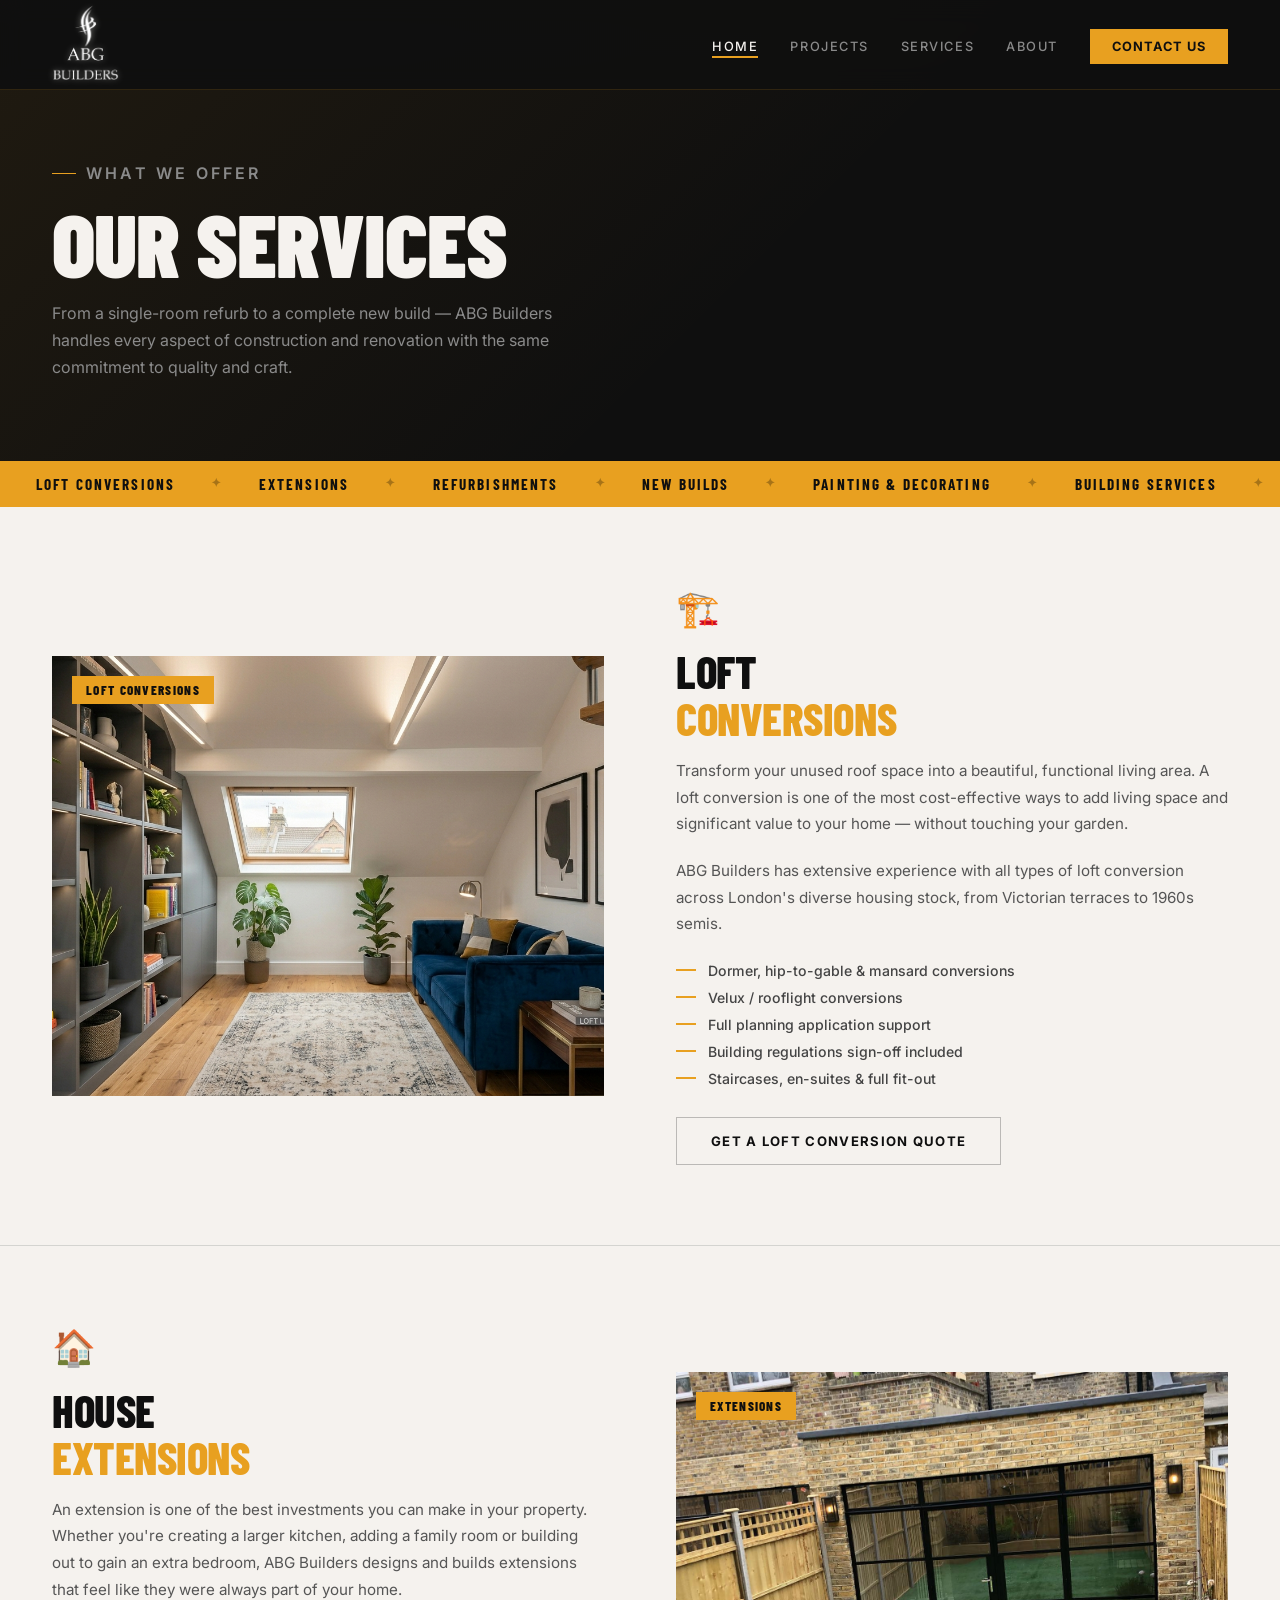
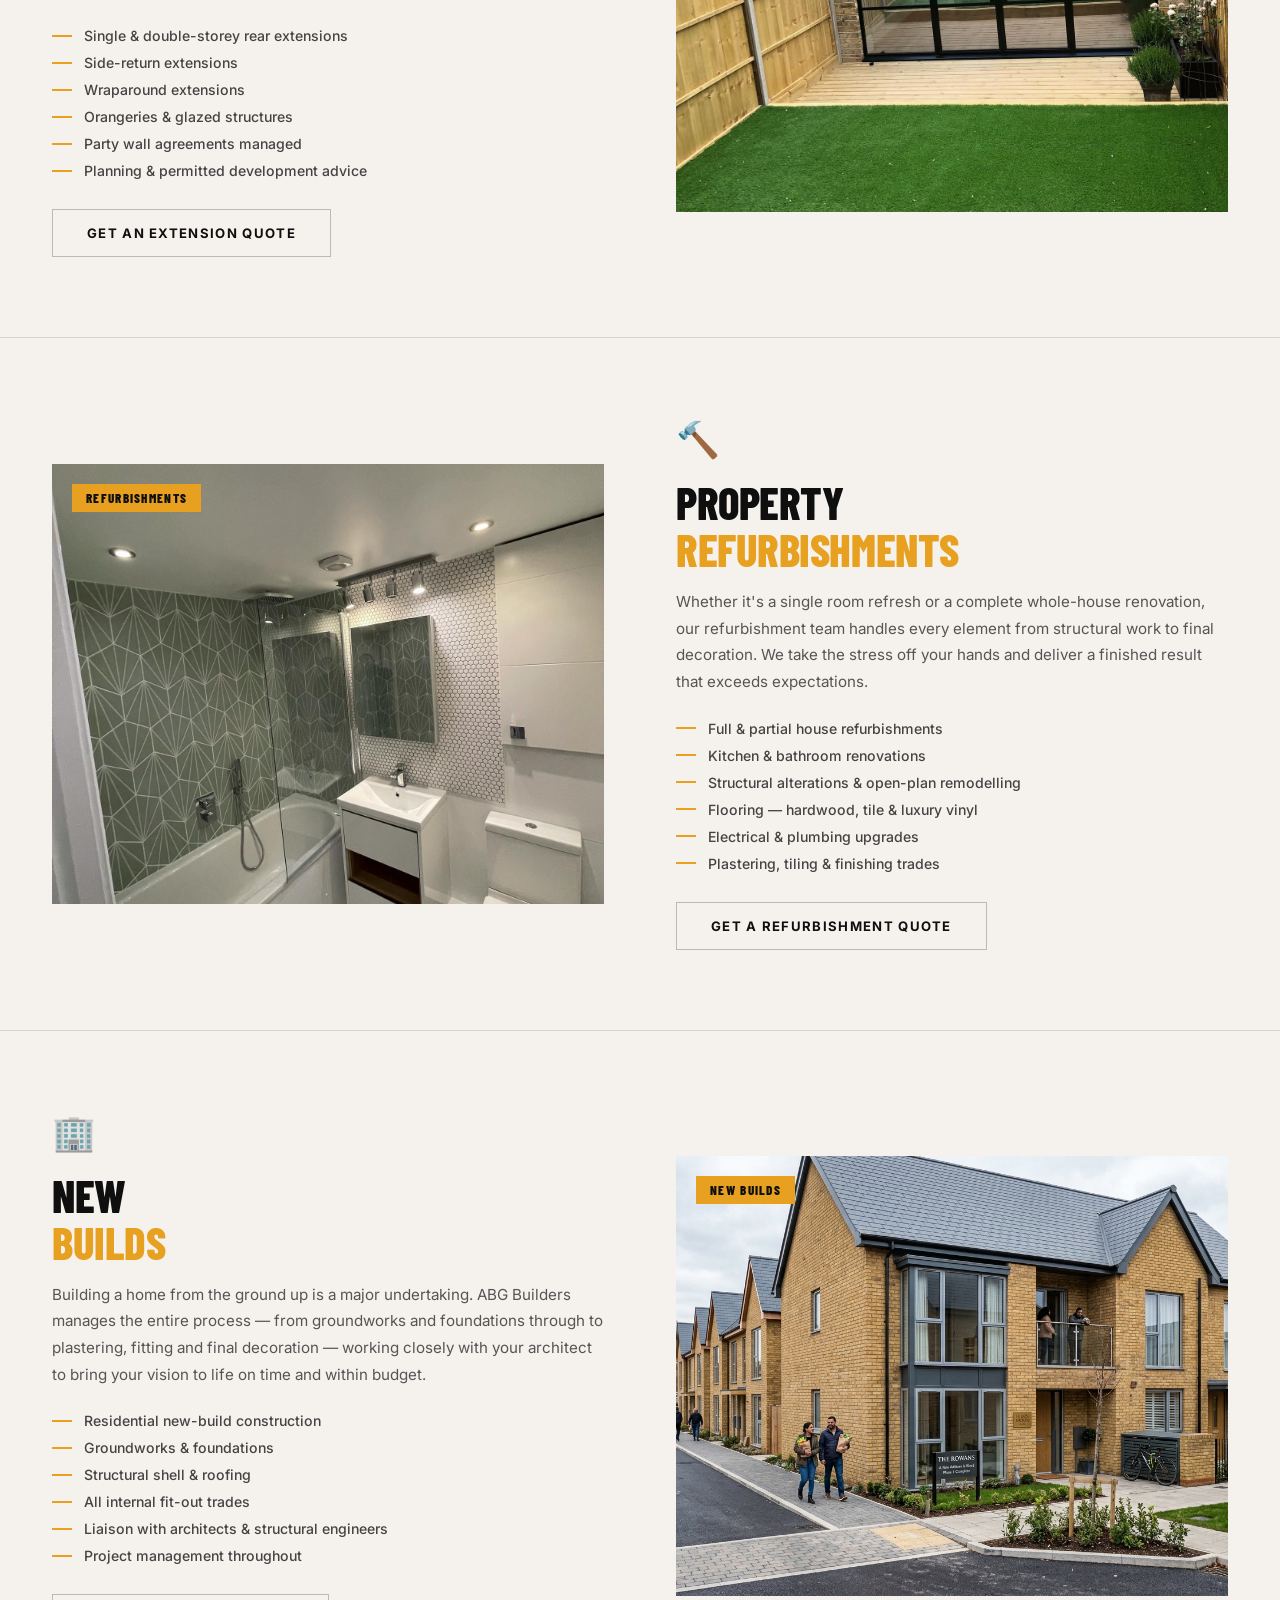
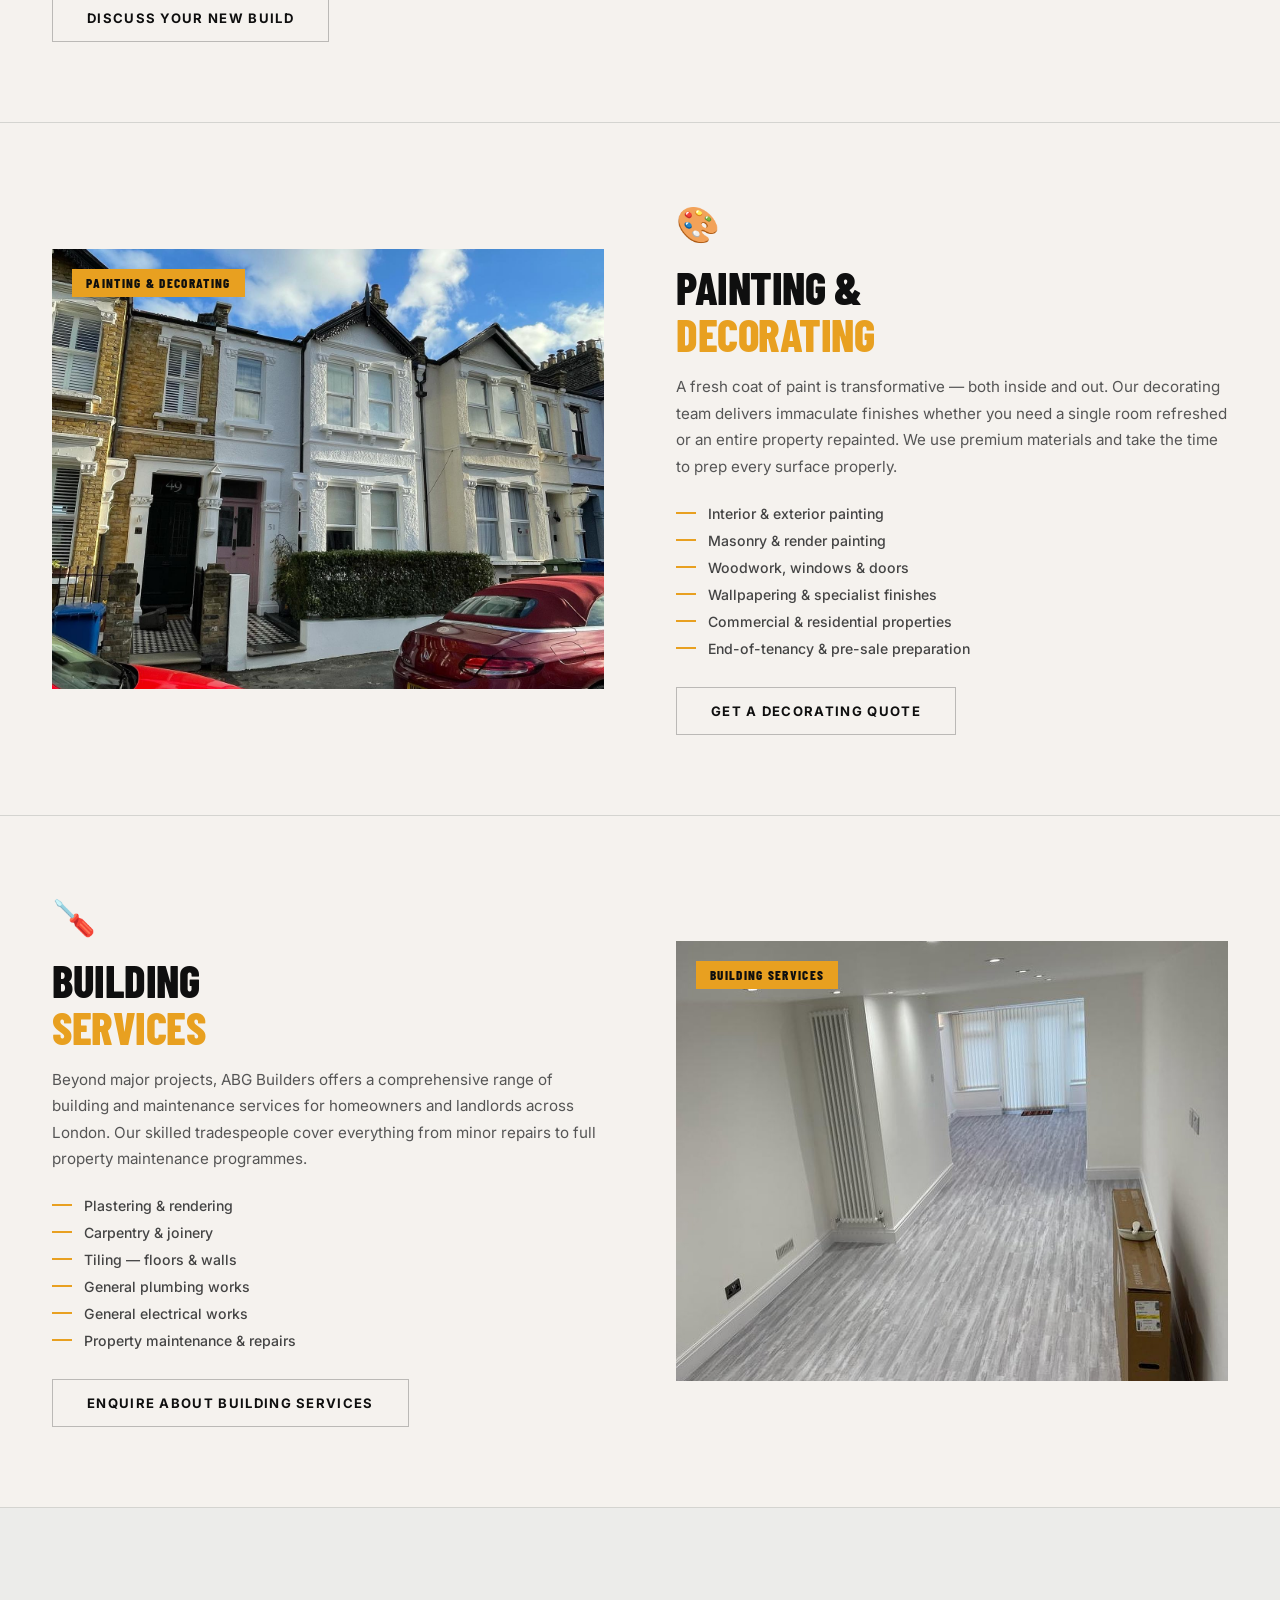
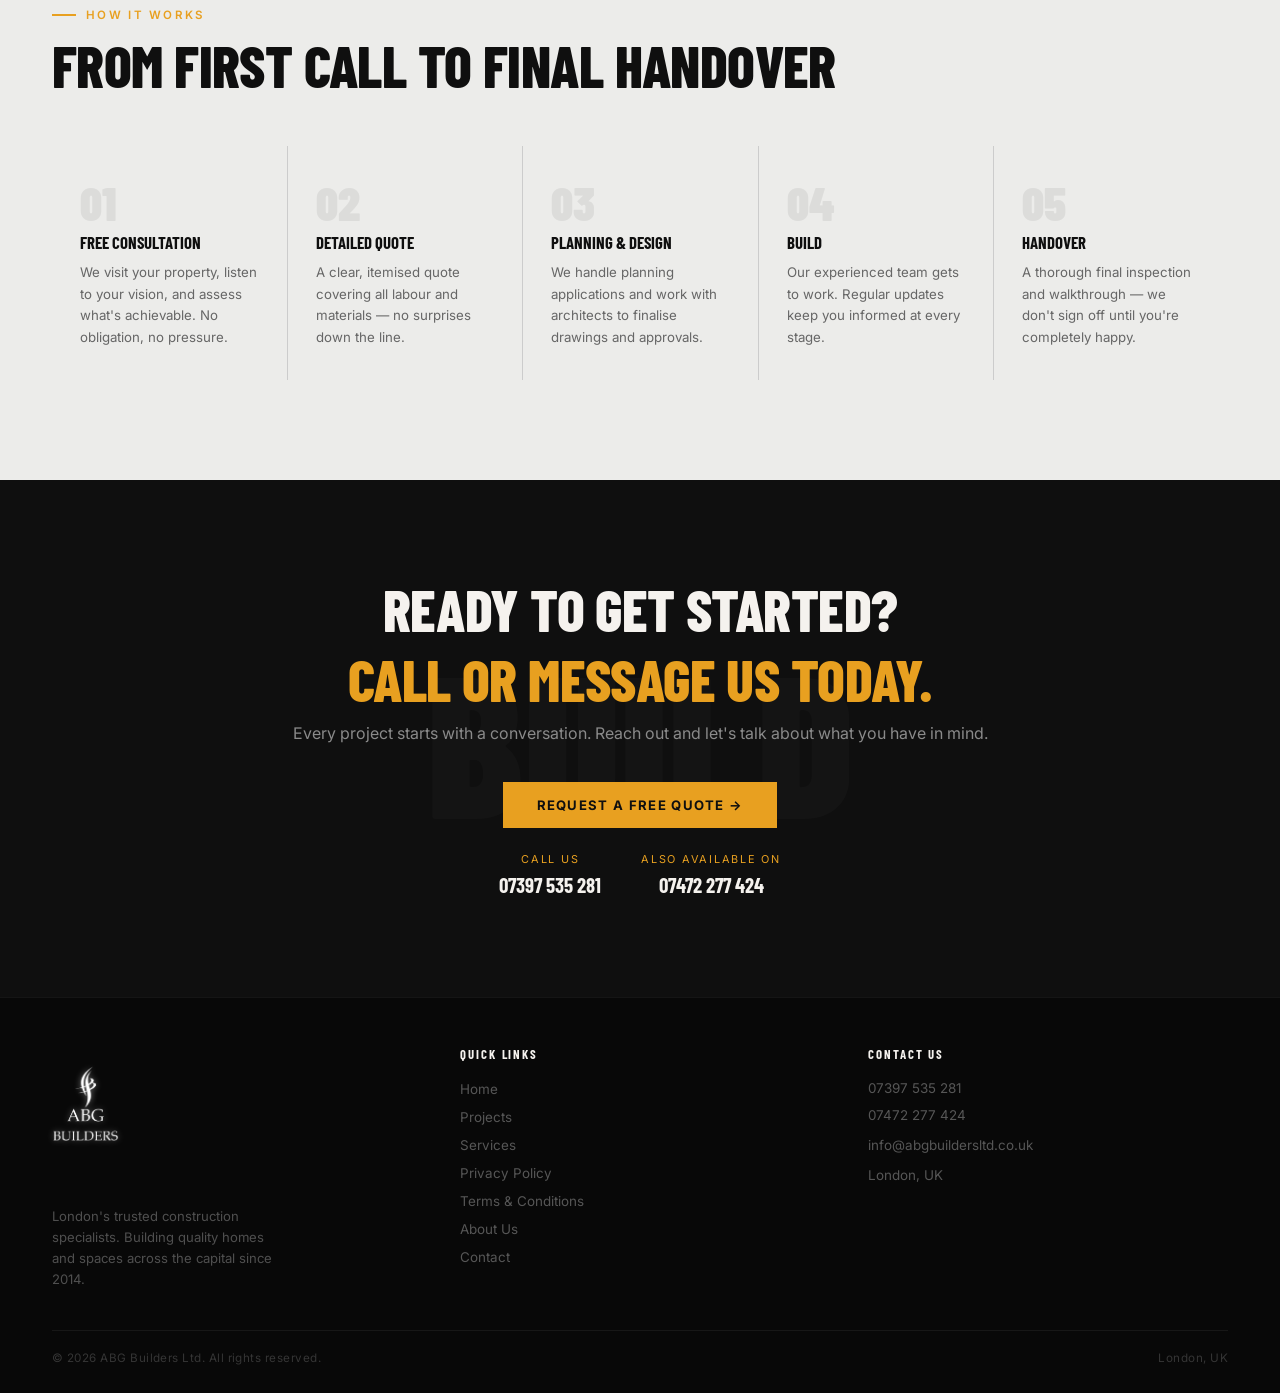
<file: services.html>
<!DOCTYPE html>
<html lang="en">
<head>
<meta charset="UTF-8">
<meta name="viewport" content="width=device-width, initial-scale=1.0">
<title>Services — ABG Builders London</title>
<meta name="description" content="ABG Builders offers loft conversions, extensions, refurbishments, new builds, painting and decorating, and full building services across London.">
<link rel="preconnect" href="https://fonts.googleapis.com">
<link href="https://fonts.googleapis.com/css2?family=Barlow+Condensed:wght@400;600;700;800;900&family=Inter:wght@300;400;500;600&display=swap" rel="stylesheet">
<link rel="stylesheet" href="css/style.css">
<style>

  /* ---- SERVICE DETAIL SECTIONS ---- */
  .service-detail {
    padding: 80px 52px;
    display: grid;
    grid-template-columns: 1fr 1fr;
    gap: 72px;
    align-items: center;
    border-bottom: 1px solid var(--mid-grey);
  }

  .service-detail:last-of-type { border-bottom: none; }

  .service-detail.reverse { direction: rtl; }
  .service-detail.reverse > * { direction: ltr; }

  .service-detail-img {
    position: relative;
    overflow: hidden;
  }

  .service-detail-img img {
    width: 100%;
    height: 440px;
    object-fit: cover;
    object-position: center;
    display: block;
  }

  .service-detail-img .img-tag {
    position: absolute;
    top: 20px;
    left: 20px;
    background: var(--amber);
    color: var(--black);
    font-family: 'Barlow Condensed', sans-serif;
    font-weight: 800;
    font-size: 0.82rem;
    letter-spacing: 0.1em;
    text-transform: uppercase;
    padding: 6px 14px;
  }

  .service-detail-content {}

  .service-detail-icon {
    font-size: 2.2rem;
    margin-bottom: 18px;
    display: block;
  }

  .service-detail-content h2 {
    font-size: clamp(30px, 3.5vw, 46px);
    margin-bottom: 16px;
    line-height: 1.05;
  }

  .service-detail-content h2 span { color: var(--amber); }

  .service-detail-content p {
    color: #555;
    line-height: 1.75;
    font-size: 0.95rem;
    margin-bottom: 20px;
  }

  .service-features {
    list-style: none;
    display: flex;
    flex-direction: column;
    gap: 10px;
    margin: 24px 0 30px;
  }

  .service-features li {
    display: flex;
    align-items: center;
    gap: 12px;
    font-size: 0.88rem;
    color: #444;
    font-weight: 500;
  }

  .service-features li::before {
    content: '';
    display: block;
    width: 20px;
    height: 2px;
    background: var(--amber);
    flex-shrink: 0;
  }

  /* ---- WHY CHOOSE SECTION ---- */
  .process-band {
    background: var(--light-grey);
    padding: 100px 52px;
  }

  .process-band h2 { margin-bottom: 52px; }

  .process-steps {
    display: grid;
    grid-template-columns: repeat(5, 1fr);
    gap: 0;
  }

  .process-step {
    padding: 32px 28px;
    border-left: 1px solid #ccc;
    position: relative;
  }

  .process-step:first-child { border-left: none; }

  .step-num {
    font-family: 'Barlow Condensed', sans-serif;
    font-weight: 900;
    font-size: 3rem;
    color: rgba(0,0,0,0.065);
    line-height: 1;
    margin-bottom: 6px;
  }

  .step-title {
    font-family: 'Barlow Condensed', sans-serif;
    font-weight: 700;
    font-size: 1.05rem;
    text-transform: uppercase;
    margin-bottom: 10px;
    color: var(--black);
  }

  .step-desc {
    font-size: 0.83rem;
    color: #666;
    line-height: 1.62;
  }

  /* ---- CTA ---- */
  .services-cta {
    background: var(--black);
    padding: 100px 52px;
    text-align: center;
    position: relative;
    overflow: hidden;
  }

  .services-cta::before {
    content: 'BUILD';
    position: absolute;
    left: 50%;
    top: 50%;
    transform: translate(-50%, -50%);
    font-family: 'Barlow Condensed', sans-serif;
    font-weight: 900;
    font-size: 200px;
    color: rgba(255,255,255,0.025);
    pointer-events: none;
    white-space: nowrap;
  }

  .services-cta h2 { color: var(--off-white); margin-bottom: 12px; position: relative; }
  .services-cta h2 span { color: var(--amber); }
  .services-cta p { color: var(--concrete); margin-bottom: 36px; line-height: 1.65; position: relative; }

  .contact-numbers {
    display: flex;
    justify-content: center;
    gap: 40px;
    margin-top: 24px;
    flex-wrap: wrap;
  }

  .contact-num-item { text-align: center; }

  .contact-num-label {
    font-size: 0.68rem;
    letter-spacing: 0.16em;
    text-transform: uppercase;
    color: var(--amber);
    margin-bottom: 6px;
  }

  .contact-num-val {
    font-family: 'Barlow Condensed', sans-serif;
    font-weight: 700;
    font-size: 1.3rem;
    color: var(--off-white);
    text-decoration: none;
    transition: color 0.2s;
  }

  .contact-num-val:hover { color: var(--amber); }

  /* ---- RESPONSIVE ---- */
  @media (max-width: 900px) {
    .service-detail { grid-template-columns: 1fr; gap: 36px; padding: 60px 24px; direction: ltr !important; }
    .service-detail.reverse > * { direction: ltr !important; }
    .service-detail-img img { height: 300px; }
    .process-band { padding: 72px 24px; }
    .process-steps { grid-template-columns: 1fr 1fr; }
    .process-step { border-left: none; border-top: 1px solid #ccc; padding: 24px 0; }
    .process-step:first-child { border-top: none; }
    .services-cta { padding: 72px 24px; }
  }

  @media (max-width: 600px) {
    .process-steps { grid-template-columns: 1fr; }
  }
</style>
</head>
<body>

<!-- NAVIGATION -->
<nav>
<a href="index.html" class="logo">
  <img src="images/abg_logo_white.png" alt="ABG Builders Logo">
 
</a>
  <ul class="nav-links">
    <li><a href="index.html" class="active">Home</a></li>
    <li><a href="projects.html">Projects</a></li>
    <li><a href="services.html">Services</a></li>
    <li><a href="about.html">About</a></li>
    <li><a href="contact.html" class="nav-cta">Contact Us</a></li>
  </ul>
  <button class="hamburger" id="hamburger" aria-label="Toggle menu">
    <span></span><span></span><span></span>
  </button>
</nav>

<div class="mobile-menu" id="mobile-menu">
  <a href="index.html">Home</a>
  <a href="projects.html">Projects</a>
  <a href="services.html" class="active">Services</a>
  <a href="about.html">About</a>
  <a href="contact.html" class="mobile-cta">Contact Us</a>
</div>

<!-- PAGE HERO -->
<div class="page-hero">
  <p class="page-hero-eyebrow">What We Offer</p>
  <h1>Our Services</h1>
  <p>From a single-room refurb to a complete new build — ABG Builders handles every aspect of construction and renovation with the same commitment to quality and craft.</p>
</div>

<!-- TICKER -->
<div class="ticker" aria-hidden="true">
  <div class="ticker-track">
    <span>Loft Conversions</span><span class="dot">✦</span>
    <span>Extensions</span><span class="dot">✦</span>
    <span>Refurbishments</span><span class="dot">✦</span>
    <span>New Builds</span><span class="dot">✦</span>
    <span>Painting &amp; Decorating</span><span class="dot">✦</span>
    <span>Building Services</span><span class="dot">✦</span>
    <span>Loft Conversions</span><span class="dot">✦</span>
    <span>Extensions</span><span class="dot">✦</span>
    <span>Refurbishments</span><span class="dot">✦</span>
    <span>New Builds</span><span class="dot">✦</span>
    <span>Painting &amp; Decorating</span><span class="dot">✦</span>
    <span>Building Services</span><span class="dot">✦</span>
  </div>
</div>

<!-- LOFT CONVERSIONS -->
<div class="service-detail" id="loft">
  <div class="service-detail-img">
    <img src="images/loft1.png" alt="Converted loft bedroom with spotlights and radiator">
    <div class="img-tag">Loft Conversions</div>
  </div>
  <div class="service-detail-content">
    <span class="service-detail-icon">🏗️</span>
    <h2>Loft<br><span>Conversions</span></h2>
    <p>Transform your unused roof space into a beautiful, functional living area. A loft conversion is one of the most cost-effective ways to add living space and significant value to your home — without touching your garden.</p>
    <p>ABG Builders has extensive experience with all types of loft conversion across London's diverse housing stock, from Victorian terraces to 1960s semis.</p>
    <ul class="service-features">
      <li>Dormer, hip-to-gable &amp; mansard conversions</li>
      <li>Velux / rooflight conversions</li>
      <li>Full planning application support</li>
      <li>Building regulations sign-off included</li>
      <li>Staircases, en-suites &amp; full fit-out</li>
    </ul>
    <a href="contact.html" class="btn btn-outline-light">Get a Loft Conversion Quote</a>
  </div>
</div>

<!-- EXTENSIONS -->
<div class="service-detail reverse" id="extensions">
  <div class="service-detail-img">
    <img src="images/ext-2.jpg" alt="Garden extension with Crittall-style glazed doors and deck">
    <div class="img-tag">Extensions</div>
  </div>
  <div class="service-detail-content">
    <span class="service-detail-icon">🏠</span>
    <h2>House<br><span>Extensions</span></h2>
    <p>An extension is one of the best investments you can make in your property. Whether you're creating a larger kitchen, adding a family room or building out to gain an extra bedroom, ABG Builders designs and builds extensions that feel like they were always part of your home.</p>
    <ul class="service-features">
      <li>Single &amp; double-storey rear extensions</li>
      <li>Side-return extensions</li>
      <li>Wraparound extensions</li>
      <li>Orangeries &amp; glazed structures</li>
      <li>Party wall agreements managed</li>
      <li>Planning &amp; permitted development advice</li>
    </ul>
    <a href="contact.html" class="btn btn-outline-light">Get an Extension Quote</a>
  </div>
</div>

<!-- REFURBISHMENTS -->
<div class="service-detail" id="refurb">
  <div class="service-detail-img">
    <img src="images/bathroom-1.jpg" alt="Luxury bathroom refurbishment with designer tiles">
    <div class="img-tag">Refurbishments</div>
  </div>
  <div class="service-detail-content">
    <span class="service-detail-icon">🔨</span>
    <h2>Property<br><span>Refurbishments</span></h2>
    <p>Whether it's a single room refresh or a complete whole-house renovation, our refurbishment team handles every element from structural work to final decoration. We take the stress off your hands and deliver a finished result that exceeds expectations.</p>
    <ul class="service-features">
      <li>Full &amp; partial house refurbishments</li>
      <li>Kitchen &amp; bathroom renovations</li>
      <li>Structural alterations &amp; open-plan remodelling</li>
      <li>Flooring — hardwood, tile &amp; luxury vinyl</li>
      <li>Electrical &amp; plumbing upgrades</li>
      <li>Plastering, tiling &amp; finishing trades</li>
    </ul>
    <a href="contact.html" class="btn btn-outline-light">Get a Refurbishment Quote</a>
  </div>
</div>

<!-- NEW BUILDS -->
<div class="service-detail reverse" id="newbuilds">
  <div class="service-detail-img">
    <img src="images/newbuild.png" alt="Completed new build detached house — aerial view">
    <div class="img-tag">New Builds</div>
  </div>
  <div class="service-detail-content">
    <span class="service-detail-icon">🏢</span>
    <h2>New<br><span>Builds</span></h2>
    <p>Building a home from the ground up is a major undertaking. ABG Builders manages the entire process — from groundworks and foundations through to plastering, fitting and final decoration — working closely with your architect to bring your vision to life on time and within budget.</p>
    <ul class="service-features">
      <li>Residential new-build construction</li>
      <li>Groundworks &amp; foundations</li>
      <li>Structural shell &amp; roofing</li>
      <li>All internal fit-out trades</li>
      <li>Liaison with architects &amp; structural engineers</li>
      <li>Project management throughout</li>
    </ul>
    <a href="contact.html" class="btn btn-outline-light">Discuss Your New Build</a>
  </div>
</div>

<!-- PAINTING & DECORATING -->
<div class="service-detail" id="painting">
  <div class="service-detail-img">
    <img src="images/paint-2.jpg" alt="Freshly painted white Victorian terrace exterior in London">
    <div class="img-tag">Painting &amp; Decorating</div>
  </div>
  <div class="service-detail-content">
    <span class="service-detail-icon">🎨</span>
    <h2>Painting &amp;<br><span>Decorating</span></h2>
    <p>A fresh coat of paint is transformative — both inside and out. Our decorating team delivers immaculate finishes whether you need a single room refreshed or an entire property repainted. We use premium materials and take the time to prep every surface properly.</p>
    <ul class="service-features">
      <li>Interior &amp; exterior painting</li>
      <li>Masonry &amp; render painting</li>
      <li>Woodwork, windows &amp; doors</li>
      <li>Wallpapering &amp; specialist finishes</li>
      <li>Commercial &amp; residential properties</li>
      <li>End-of-tenancy &amp; pre-sale preparation</li>
    </ul>
    <a href="contact.html" class="btn btn-outline-light">Get a Decorating Quote</a>
  </div>
</div>

<!-- BUILDING SERVICES -->
<div class="service-detail reverse" id="buildingservices">
  <div class="service-detail-img">
    <img src="images/refurb-2.jpg" alt="Completed building services work — clean open-plan interior">
    <div class="img-tag">Building Services</div>
  </div>
  <div class="service-detail-content">
    <span class="service-detail-icon">🪛</span>
    <h2>Building<br><span>Services</span></h2>
    <p>Beyond major projects, ABG Builders offers a comprehensive range of building and maintenance services for homeowners and landlords across London. Our skilled tradespeople cover everything from minor repairs to full property maintenance programmes.</p>
    <ul class="service-features">
      <li>Plastering &amp; rendering</li>
      <li>Carpentry &amp; joinery</li>
      <li>Tiling — floors &amp; walls</li>
      <li>General plumbing works</li>
      <li>General electrical works</li>
      <li>Property maintenance &amp; repairs</li>
    </ul>
    <a href="contact.html" class="btn btn-outline-light">Enquire About Building Services</a>
  </div>
</div>

<!-- PROCESS -->
<div class="process-band">
  <p class="section-eyebrow">How It Works</p>
  <h2>From First Call to Final Handover</h2>
  <div class="process-steps">
    <div class="process-step">
      <div class="step-num">01</div>
      <div class="step-title">Free Consultation</div>
      <p class="step-desc">We visit your property, listen to your vision, and assess what's achievable. No obligation, no pressure.</p>
    </div>
    <div class="process-step">
      <div class="step-num">02</div>
      <div class="step-title">Detailed Quote</div>
      <p class="step-desc">A clear, itemised quote covering all labour and materials — no surprises down the line.</p>
    </div>
    <div class="process-step">
      <div class="step-num">03</div>
      <div class="step-title">Planning &amp; Design</div>
      <p class="step-desc">We handle planning applications and work with architects to finalise drawings and approvals.</p>
    </div>
    <div class="process-step">
      <div class="step-num">04</div>
      <div class="step-title">Build</div>
      <p class="step-desc">Our experienced team gets to work. Regular updates keep you informed at every stage.</p>
    </div>
    <div class="process-step">
      <div class="step-num">05</div>
      <div class="step-title">Handover</div>
      <p class="step-desc">A thorough final inspection and walkthrough — we don't sign off until you're completely happy.</p>
    </div>
  </div>
</div>

<!-- CTA -->
<div class="services-cta">
  <h2>Ready to Get Started?</h2>
  <h2><span>Call or Message Us Today.</span></h2>
  <p style="position:relative;">Every project starts with a conversation. Reach out and let's talk about what you have in mind.</p>
  <a href="contact.html" class="btn btn-primary" style="position:relative;">Request a Free Quote →</a>
  <div class="contact-numbers">
    <div class="contact-num-item">
      <div class="contact-num-label">Call Us</div>
      <a href="tel:07974903361" class="contact-num-val">07397 535 281</a>
    </div>
    <div class="contact-num-item">
      <div class="contact-num-label">Also Available On</div>
      <a href="tel:07977376215" class="contact-num-val">07472 277 424</a>
    </div>
  </div>
</div>

<!-- FOOTER -->
<footer>
  <div class="footer-inner">
    <div class="footer-brand">
      <a href="index.html" class="logo">
  <img src="images/abg_logo_white.png" alt="ABG Builders Logo">
 
</a>
<br>
</br>
      <p class="footer-tagline">London's trusted construction specialists. Building quality homes and spaces across the capital since 2014.</p>
   
    </div>
    <div>
      <div class="footer-heading">Quick Links</div>
      <ul class="footer-links">
        <li><a href="index.html">Home</a></li>
        <li><a href="projects.html">Projects</a></li>
        <li><a href="services.html">Services</a></li>
        <li> <a href="privacy-policy.html">Privacy Policy</a></li>
        <li>  <a href="terms-and-conditions.html">Terms &amp; Conditions</a></li>
        <li><a href="about.html">About Us</a></li>
        <li><a href="contact.html">Contact</a></li>
      </ul>
      
    </div>
    <div class="footer-contact">
      <div class="footer-heading">Contact Us</div>
      <p><a href="tel:07974903361">07397 535 281</a></p>
      <p><a href="tel:07977376215">07472 277 424</a></p>
      <p style="margin-top:10px;">info@abgbuildersltd.co.uk</p>
      <p style="margin-top:10px;">London, UK</p>
    </div>
  </div>
  <div class="footer-bottom">
    <div class="footer-copy">© 2026 ABG Builders Ltd. All rights reserved.</div>
    <div class="footer-copy">London, UK</div>
  </div>
</footer>

<script>
  const hamburger = document.getElementById('hamburger');
  const mobileMenu = document.getElementById('mobile-menu');
  hamburger.addEventListener('click', () => {
    hamburger.classList.toggle('open');
    mobileMenu.classList.toggle('open');
  });
</script>

</body>
</html>
</file>
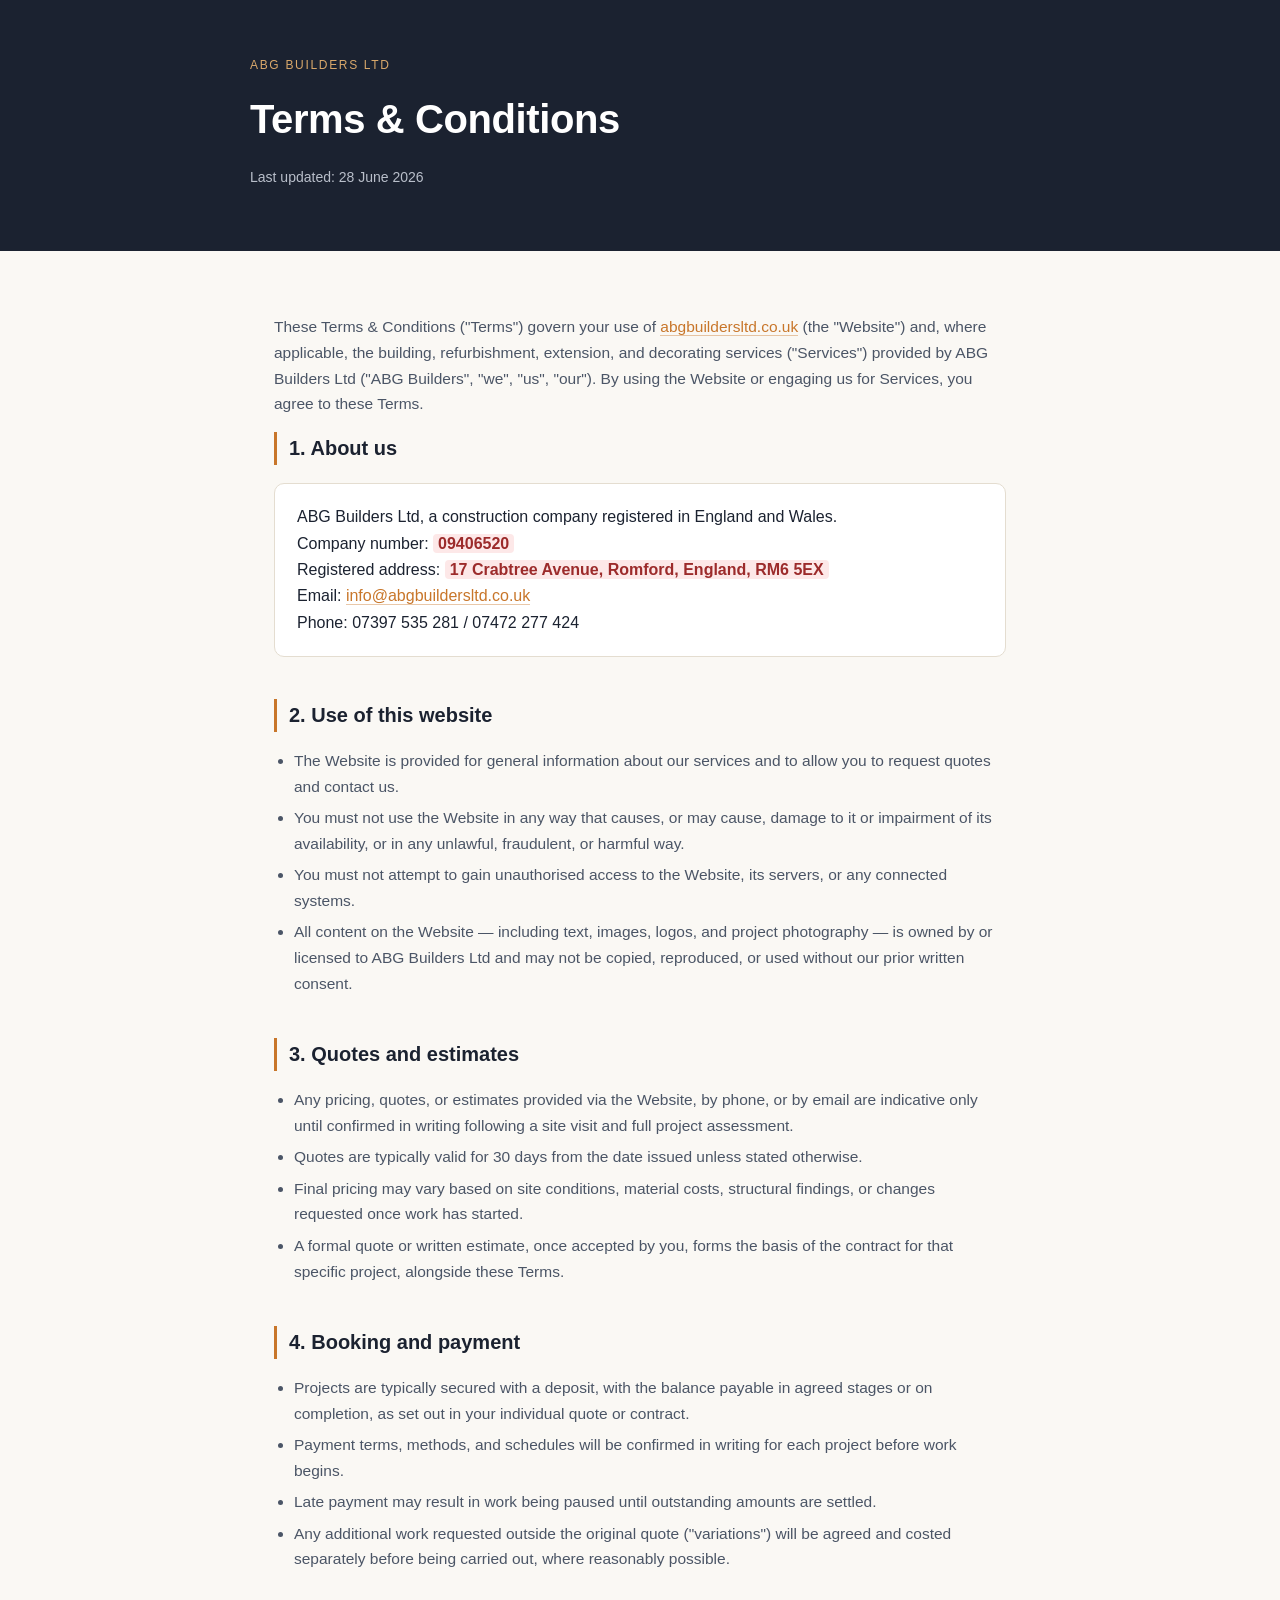
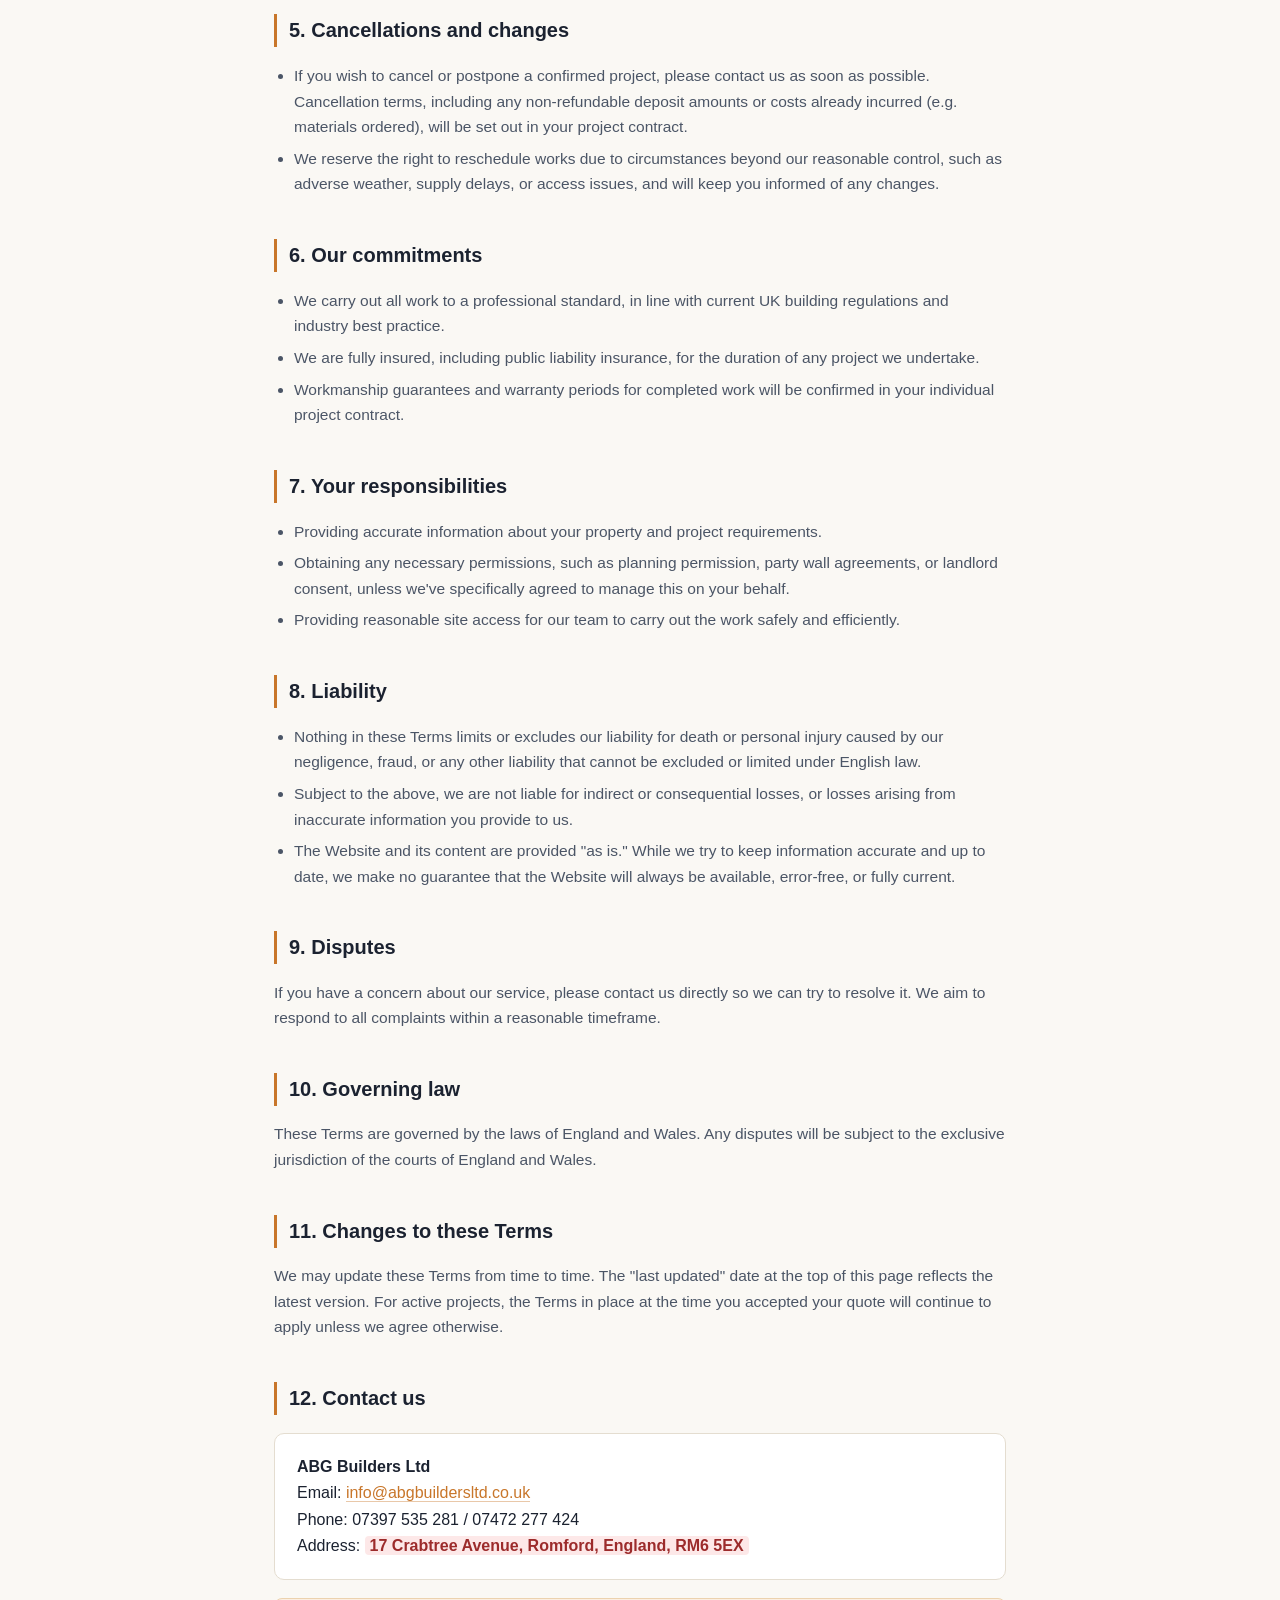
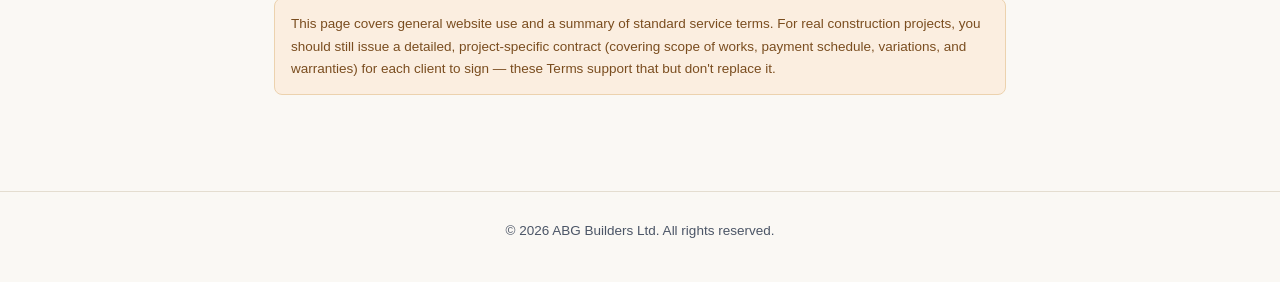
<file: terms-and-conditions.html>
<!DOCTYPE html>
<html lang="en">
<head>
<meta charset="UTF-8">
<meta name="viewport" content="width=device-width, initial-scale=1.0">
<title>Terms &amp; Conditions | ABG Builders</title>
<style>
  :root{
    --ink:#1b2230;
    --ink-soft:#4b5566;
    --paper:#faf8f4;
    --line:#e4ddd0;
    --amber:#c8762a;
    --navy:#1b2230;
  }
  *{box-sizing:border-box;}
  body{
    margin:0;
    font-family:"Helvetica Neue",Arial,sans-serif;
    background:var(--paper);
    color:var(--ink);
    line-height:1.65;
  }
  header.page{
    background:var(--navy);
    color:#fff;
    padding:56px 24px 48px;
  }
  header.page .wrap{
    max-width:780px;
    margin:0 auto;
  }
  header.page .eyebrow{
    text-transform:uppercase;
    letter-spacing:.14em;
    font-size:12px;
    color:#d9a86b;
    margin:0 0 10px;
  }
  header.page h1{
    margin:0 0 8px;
    font-size:clamp(28px,4vw,40px);
    font-weight:700;
    letter-spacing:-0.01em;
  }
  header.page .updated{
    font-size:14px;
    color:#b9bfca;
  }
  main{
    max-width:780px;
    margin:0 auto;
    padding:48px 24px 96px;
  }
  h2{
    font-size:20px;
    margin:42px 0 12px;
    color:var(--navy);
    border-left:3px solid var(--amber);
    padding-left:12px;
  }
  h2:first-of-type{margin-top:0;}
  h3{
    font-size:16px;
    margin:24px 0 8px;
    color:var(--navy);
  }
  p,li{
    color:var(--ink-soft);
    font-size:15.5px;
  }
  ul{padding-left:20px;}
  li{margin-bottom:6px;}
  a{color:var(--amber);text-decoration:none;border-bottom:1px solid rgba(200,118,42,.4);}
  a:hover{border-bottom-color:var(--amber);}
  .card{
    background:#fff;
    border:1px solid var(--line);
    border-radius:10px;
    padding:20px 22px;
    margin:18px 0;
  }
  .note{
    background:#fbeee0;
    border:1px solid #ecd2ae;
    border-radius:8px;
    padding:14px 16px;
    font-size:13.5px;
    color:#7a4d1f;
    margin:16px 0 0;
  }
  .placeholder{
    background:#fde8e8;
    color:#9c2b2b;
    padding:1px 5px;
    border-radius:4px;
    font-weight:600;
  }
  footer.page{
    border-top:1px solid var(--line);
    padding:28px 24px 40px;
    text-align:center;
    color:var(--ink-soft);
    font-size:13.5px;
  }
</style>
</head>
<body>

<header class="page">
  <div class="wrap">
    <p class="eyebrow">ABG Builders Ltd</p>
    <h1>Terms &amp; Conditions</h1>
    <p class="updated">Last updated: 28 June 2026</p>
  </div>
</header>

<main>

  <p>These Terms &amp; Conditions ("Terms") govern your use of <a href="https://abgbuildersltd.co.uk">abgbuildersltd.co.uk</a> (the "Website") and, where applicable, the building, refurbishment, extension, and decorating services ("Services") provided by ABG Builders Ltd ("ABG Builders", "we", "us", "our"). By using the Website or engaging us for Services, you agree to these Terms.</p>

  <h2>1. About us</h2>
  <div class="card">
    ABG Builders Ltd, a construction company registered in England and Wales.<br>
    Company number: <span class="placeholder">09406520</span><br>
    Registered address: <span class="placeholder">17 Crabtree Avenue, Romford, England, RM6 5EX</span><br>
    Email: <a href="mailto:info@abgbuildersltd.co.uk">info@abgbuildersltd.co.uk</a><br>
    Phone: 07397 535 281 / 07472 277 424
  </div>

  <h2>2. Use of this website</h2>
  <ul>
    <li>The Website is provided for general information about our services and to allow you to request quotes and contact us.</li>
    <li>You must not use the Website in any way that causes, or may cause, damage to it or impairment of its availability, or in any unlawful, fraudulent, or harmful way.</li>
    <li>You must not attempt to gain unauthorised access to the Website, its servers, or any connected systems.</li>
    <li>All content on the Website — including text, images, logos, and project photography — is owned by or licensed to ABG Builders Ltd and may not be copied, reproduced, or used without our prior written consent.</li>
  </ul>

  <h2>3. Quotes and estimates</h2>
  <ul>
    <li>Any pricing, quotes, or estimates provided via the Website, by phone, or by email are indicative only until confirmed in writing following a site visit and full project assessment.</li>
    <li>Quotes are typically valid for 30 days from the date issued unless stated otherwise.</li>
    <li>Final pricing may vary based on site conditions, material costs, structural findings, or changes requested once work has started.</li>
    <li>A formal quote or written estimate, once accepted by you, forms the basis of the contract for that specific project, alongside these Terms.</li>
  </ul>

  <h2>4. Booking and payment</h2>
  <ul>
    <li>Projects are typically secured with a deposit, with the balance payable in agreed stages or on completion, as set out in your individual quote or contract.</li>
    <li>Payment terms, methods, and schedules will be confirmed in writing for each project before work begins.</li>
    <li>Late payment may result in work being paused until outstanding amounts are settled.</li>
    <li>Any additional work requested outside the original quote ("variations") will be agreed and costed separately before being carried out, where reasonably possible.</li>
  </ul>

  <h2>5. Cancellations and changes</h2>
  <ul>
    <li>If you wish to cancel or postpone a confirmed project, please contact us as soon as possible. Cancellation terms, including any non-refundable deposit amounts or costs already incurred (e.g. materials ordered), will be set out in your project contract.</li>
    <li>We reserve the right to reschedule works due to circumstances beyond our reasonable control, such as adverse weather, supply delays, or access issues, and will keep you informed of any changes.</li>
  </ul>

  <h2>6. Our commitments</h2>
  <ul>
    <li>We carry out all work to a professional standard, in line with current UK building regulations and industry best practice.</li>
    <li>We are fully insured, including public liability insurance, for the duration of any project we undertake.</li>
    <li>Workmanship guarantees and warranty periods for completed work will be confirmed in your individual project contract.</li>
  </ul>

  <h2>7. Your responsibilities</h2>
  <ul>
    <li>Providing accurate information about your property and project requirements.</li>
    <li>Obtaining any necessary permissions, such as planning permission, party wall agreements, or landlord consent, unless we've specifically agreed to manage this on your behalf.</li>
    <li>Providing reasonable site access for our team to carry out the work safely and efficiently.</li>
  </ul>

  <h2>8. Liability</h2>
  <ul>
    <li>Nothing in these Terms limits or excludes our liability for death or personal injury caused by our negligence, fraud, or any other liability that cannot be excluded or limited under English law.</li>
    <li>Subject to the above, we are not liable for indirect or consequential losses, or losses arising from inaccurate information you provide to us.</li>
    <li>The Website and its content are provided "as is." While we try to keep information accurate and up to date, we make no guarantee that the Website will always be available, error-free, or fully current.</li>
  </ul>

  <h2>9. Disputes</h2>
  <p>If you have a concern about our service, please contact us directly so we can try to resolve it. We aim to respond to all complaints within a reasonable timeframe.</p>

  <h2>10. Governing law</h2>
  <p>These Terms are governed by the laws of England and Wales. Any disputes will be subject to the exclusive jurisdiction of the courts of England and Wales.</p>

  <h2>11. Changes to these Terms</h2>
  <p>We may update these Terms from time to time. The "last updated" date at the top of this page reflects the latest version. For active projects, the Terms in place at the time you accepted your quote will continue to apply unless we agree otherwise.</p>

  <h2>12. Contact us</h2>
  <div class="card">
    <strong>ABG Builders Ltd</strong><br>
    Email: <a href="mailto:info@abgbuildersltd.co.uk">info@abgbuildersltd.co.uk</a><br>
    Phone: 07397 535 281 / 07472 277 424<br>
    Address: <span class="placeholder">17 Crabtree Avenue, Romford, England, RM6 5EX</span>
  </div>

  <div class="note">This page covers general website use and a summary of standard service terms. For real construction projects, you should still issue a detailed, project-specific contract (covering scope of works, payment schedule, variations, and warranties) for each client to sign — these Terms support that but don't replace it.</div>

</main>

<footer class="page">
  © 2026 ABG Builders Ltd. All rights reserved.
</footer>

</body>
</html>
</file>
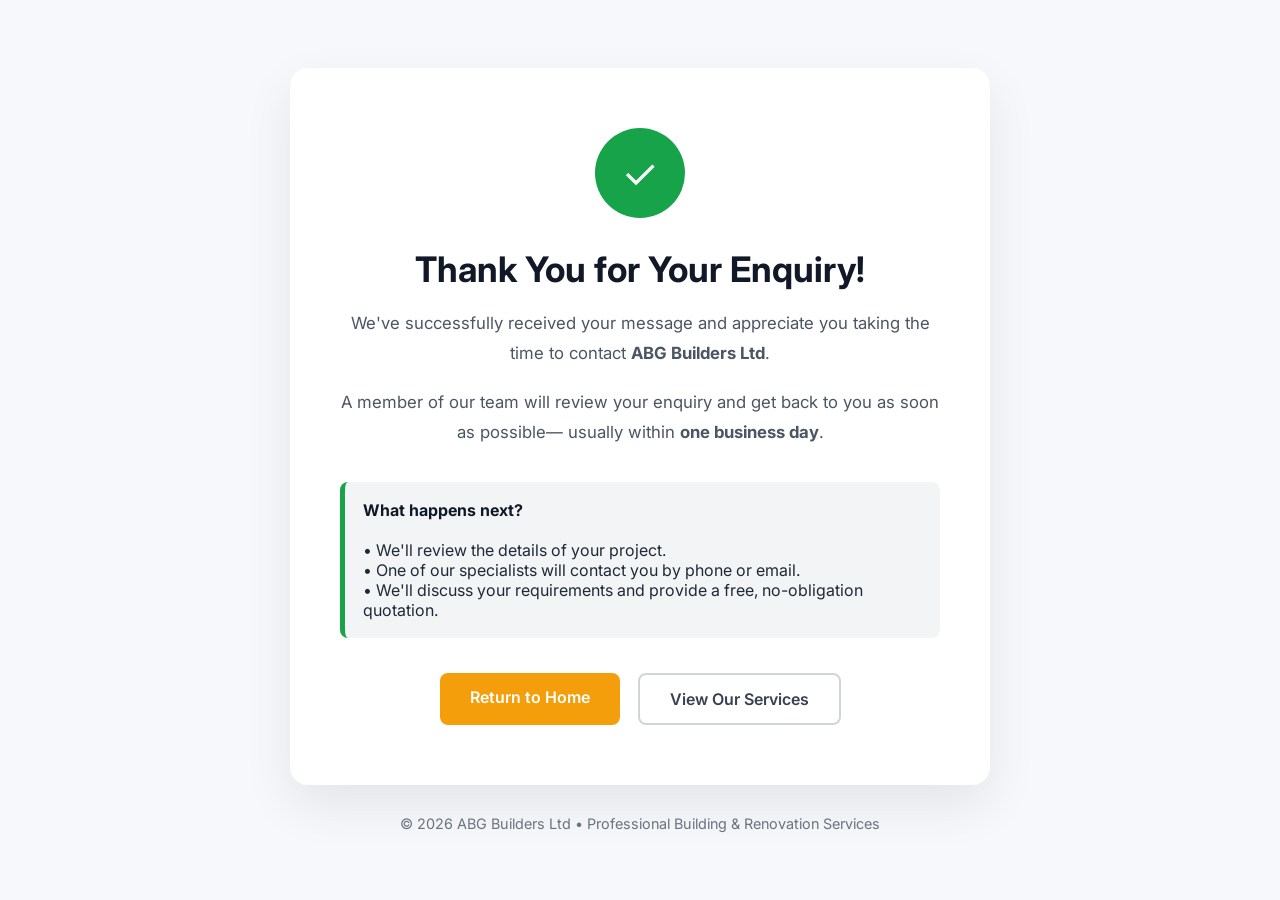
<file: thank-you.html>
<!DOCTYPE html>
<html lang="en">
<head>
<meta charset="UTF-8">
<meta name="viewport" content="width=device-width, initial-scale=1.0">
<title>Thank You | ABG Builders Ltd</title>

<link href="https://fonts.googleapis.com/css2?family=Inter:wght@400;500;600;700&display=swap" rel="stylesheet">

<style>
*{
    margin:0;
    padding:0;
    box-sizing:border-box;
}

body{
    font-family:'Inter',sans-serif;
    background:#f6f8fb;
    color:#1f2937;
    display:flex;
    align-items:center;
    justify-content:center;
    min-height:100vh;
    padding:20px;
}

.container{
    max-width:700px;
    width:100%;
}

.card{
    background:#fff;
    border-radius:18px;
    padding:60px 50px;
    text-align:center;
    box-shadow:0 20px 50px rgba(0,0,0,.08);
}

.icon{
    width:90px;
    height:90px;
    margin:0 auto 30px;
    border-radius:50%;
    background:#16a34a;
    display:flex;
    align-items:center;
    justify-content:center;
    font-size:42px;
    color:#fff;
}

h1{
    font-size:2.2rem;
    margin-bottom:18px;
    color:#111827;
}

p{
    font-size:1.05rem;
    line-height:1.8;
    color:#4b5563;
    margin-bottom:18px;
}

.notice{
    background:#f3f4f6;
    border-left:5px solid #16a34a;
    padding:18px;
    border-radius:8px;
    margin:35px 0;
    text-align:left;
}

.notice strong{
    color:#111827;
}

.buttons{
    display:flex;
    justify-content:center;
    gap:18px;
    flex-wrap:wrap;
    margin-top:35px;
}

.btn{
    display:inline-block;
    padding:14px 30px;
    text-decoration:none;
    border-radius:8px;
    font-weight:600;
    transition:.3s;
}

.primary{
    background:#f59e0b;
    color:#fff;
}

.primary:hover{
    background:#d97706;
}

.secondary{
    border:2px solid #d1d5db;
    color:#374151;
    background:#fff;
}

.secondary:hover{
    background:#f3f4f6;
}

.footer{
    text-align:center;
    margin-top:30px;
    font-size:.9rem;
    color:#6b7280;
}

@media(max-width:600px){

.card{
padding:40px 25px;
}

h1{
font-size:1.8rem;
}

.buttons{
flex-direction:column;
}

.btn{
width:100%;
}

}
</style>

</head>

<body>

<div class="container">

<div class="card">

<div class="icon">
✓
</div>

<h1>Thank You for Your Enquiry!</h1>

<p>
We've successfully received your message and appreciate you taking the time to contact
<strong>ABG Builders Ltd</strong>.
</p>

<p>
A member of our team will review your enquiry and get back to you as soon as possible—
usually within <strong>one business day</strong>.
</p>

<div class="notice">
<strong>What happens next?</strong><br><br>

• We'll review the details of your project.<br>
• One of our specialists will contact you by phone or email.<br>
• We'll discuss your requirements and provide a free, no-obligation quotation.
</div>

<div class="buttons">

<a href="index.html" class="btn primary">
Return to Home
</a>

<a href="services.html" class="btn secondary">
View Our Services
</a>

</div>

</div>

<div class="footer">
© 2026 ABG Builders Ltd • Professional Building & Renovation Services
</div>

</div>

</body>
</html>
</file>
<file: css/style.css>
/* ===========================
   ABG Builders — Global Styles
   =========================== */

*, *::before, *::after { margin: 0; padding: 0; box-sizing: border-box; }

:root {
  --black: #0F0F0F;
  --off-white: #F5F2EE;
  --concrete: #8A8A8A;
  --amber: #E8A020;
  --amber-light: #f5b030;
  --slate: #1C2B3A;
  --light-grey: #ECECEA;
  --mid-grey: #D4D4D0;
}

html { scroll-behavior: smooth; }

body {
  font-family: 'Inter', sans-serif;
  background: var(--off-white);
  color: var(--black);
  overflow-x: hidden;
}


/* ---- TYPOGRAPHY ---- */

h1, h2, h3, h4 {
  font-family: 'Barlow Condensed', sans-serif;
  text-transform: uppercase;
  letter-spacing: -0.01em;
}

h1 {
  font-weight: 900;
  font-size: clamp(52px, 9vw, 116px);
  line-height: 0.92;
  color: var(--off-white);
  margin-bottom: 28px;
}

h1 em { font-style: normal; color: var(--amber); display: block; }

h2 {
  font-weight: 800;
  font-size: clamp(34px, 5vw, 58px);
  line-height: 1;
}

h3 {
  font-weight: 700;
  font-size: clamp(20px, 2.5vw, 28px);
}

/* ---- NAVIGATION ---- */

nav {
  position: fixed;
  top: 0; left: 0; right: 0;
  height: 90px;
  overflow:hidden;
  z-index: 1000;
  display: flex;
  align-items: center;
  justify-content: space-between;
  padding: 18px 52px;
  background: rgba(15,15,15,0.94);
  backdrop-filter: blur(12px);
  -webkit-backdrop-filter: blur(12px);
  border-bottom: 1px solid rgba(232,160,32,0.15);
  transition: padding 0.3s;

}

.logo {
    display: flex;
    align-items: center;
    text-decoration: none;
    
     
}

.logo img {
  padding-top: 20px;
  padding-bottom: 25px;
  height: 120px;   /* increase from whatever it currently is, e.g. 40px */
  width: 90pxS;
    display: block;
    
    
}

.logo img { 
  filter: brightness(1.8) contrast(1.2); 
   filter: drop-shadow(0 0 3px rgba(255,255,255,0.5));
}

.logo img:hover {
    transform: scale(1.05);
}

.nav-links {
  list-style: none;
  display: flex;
  align-items: center;
  gap: 32px;
}

.nav-links a {
  text-decoration: none;
  color: var(--concrete);
  font-size: 0.8rem;
  font-weight: 500;
  letter-spacing: 0.12em;
  text-transform: uppercase;
  transition: color 0.2s;
  position: relative;
}

.nav-links a::after {
  content: '';
  position: absolute;
  bottom: -4px; left: 0;
  width: 0; height: 1.5px;
  background: var(--amber);
  transition: width 0.25s ease;
}

.nav-links a:hover { color: var(--off-white); }
.nav-links a:hover::after { width: 100%; }
.nav-links a.active { color: var(--off-white); }
.nav-links a.active::after { width: 100%; }

.nav-cta {
  background: var(--amber) !important;
  color: var(--black) !important;
  padding: 10px 22px !important;
  font-weight: 700 !important;
  letter-spacing: 0.08em !important;
  transition: background 0.2s !important;
}

.nav-cta::after { display: none !important; }
.nav-cta:hover { background: var(--amber-light) !important; color: var(--black) !important; }

/* Hamburger */
.hamburger {
  display: none;
  flex-direction: column;
  gap: 5px;
  cursor: pointer;
  padding: 4px;
  background: none;
  border: none;
}

.hamburger span {
  display: block;
  width: 24px;
  height: 2px;
  background: var(--off-white);
  transition: all 0.3s;
}

.hamburger.open span:nth-child(1) { transform: rotate(45deg) translate(5px, 5px); }
.hamburger.open span:nth-child(2) { opacity: 0; }
.hamburger.open span:nth-child(3) { transform: rotate(-45deg) translate(5px, -5px); }

.mobile-menu {
  display: none;
  position: fixed;
  top: 62px; left: 0; right: 0;
  background: rgba(15,15,15,0.98);
  backdrop-filter: blur(12px);
  padding: 24px 28px 32px;
  z-index: 999;
  border-bottom: 1px solid rgba(232,160,32,0.15);
  flex-direction: column;
  gap: 0;
}

.mobile-menu.open { display: flex; }

.mobile-menu a {
  text-decoration: none;
  color: var(--concrete);
  font-size: 0.9rem;
  font-weight: 500;
  letter-spacing: 0.12em;
  text-transform: uppercase;
  padding: 14px 0;
  border-bottom: 1px solid rgba(255,255,255,0.06);
  transition: color 0.2s;
}

.mobile-menu a:hover { color: var(--amber); }
.mobile-menu a.active { color: var(--amber); }
.mobile-menu a.mobile-cta {
  margin-top: 16px;
  background: var(--amber);
  color: var(--black) !important;
  text-align: center;
  padding: 14px;
  border: none;
  font-weight: 700;
}

/* ---- TICKER ---- */

.ticker {
  background: var(--amber);
  padding: 13px 0;
  overflow: hidden;
  white-space: nowrap;
}

.ticker-track {
  display: inline-flex;
  animation: ticker 30s linear infinite;
}

.ticker-track span {
  font-family: 'Barlow Condensed', sans-serif;
  font-weight: 700;
  font-size: 0.95rem;
  letter-spacing: 0.14em;
  text-transform: uppercase;
  color: var(--black);
  padding: 0 36px;
}

.ticker-track span.dot { padding: 0; color: rgba(0,0,0,0.28); font-size: 0.75rem; }

@keyframes ticker {
  from { transform: translateX(0); }
  to { transform: translateX(-50%); }
}

/* ---- SECTIONS ---- */

.section { padding: 100px 52px; }
.section-sm { padding: 72px 52px; }

.section-eyebrow {
  font-size: 0.72rem;
  font-weight: 600;
  letter-spacing: 0.2em;
  text-transform: uppercase;
  color: var(--amber);
  margin-bottom: 14px;
  display: flex;
  align-items: center;
  gap: 10px;
}

.section-eyebrow::before {
  content: '';
  display: block;
  width: 24px;
  height: 1.5px;
  background: var(--amber);
}

/* ---- BUTTONS ---- */

.btn {
  display: inline-block;
  text-decoration: none;
  font-weight: 700;
  font-size: 0.82rem;
  letter-spacing: 0.1em;
  text-transform: uppercase;
  transition: all 0.2s;
  cursor: pointer;
  border: none;
}

.btn-primary {
  background: var(--amber);
  color: var(--black);
  padding: 15px 34px;
}

.btn-primary:hover { background: var(--amber-light); transform: translateY(-1px); }

.btn-outline-dark {
  border: 1.5px solid rgba(245,242,238,0.22);
  color: var(--off-white);
  padding: 15px 34px;
}

.btn-outline-dark:hover { border-color: var(--amber); color: var(--amber); }

.btn-outline-light {
  border: 1.5px solid rgba(15,15,15,0.25);
  color: var(--black);
  padding: 15px 34px;
}

.btn-outline-light:hover { border-color: var(--black); background: var(--black); color: var(--off-white); }

/* ---- SERVICE CARDS ---- */

.services-grid {
  display: grid;
  grid-template-columns: repeat(auto-fit, minmax(280px, 1fr));
  gap: 2px;
  background: var(--mid-grey);
}

.service-card {
  background: var(--off-white);
  padding: 40px 34px;
  position: relative;
  overflow: hidden;
  transition: background 0.25s;
  cursor: default;
}

.service-card::before {
  content: '';
  position: absolute;
  bottom: 0; left: 0;
  width: 100%; height: 3px;
  background: var(--amber);
  transform: scaleX(0);
  transform-origin: left;
  transition: transform 0.3s ease;
}

.service-card:hover { background: var(--black); }
.service-card:hover .service-name { color: var(--off-white); }
.service-card:hover .service-desc { color: var(--concrete); }
.service-card:hover .service-icon { color: var(--amber); }
.service-card:hover::before { transform: scaleX(1); }

.service-icon {
  font-size: 1.7rem;
  margin-bottom: 18px;
  color: var(--amber);
  display: block;
  transition: color 0.25s;
}

.service-name {
  font-family: 'Barlow Condensed', sans-serif;
  font-weight: 700;
  font-size: 1.35rem;
  text-transform: uppercase;
  letter-spacing: 0.02em;
  margin-bottom: 10px;
  transition: color 0.25s;
}

.service-desc {
  font-size: 0.87rem;
  color: #666;
  line-height: 1.65;
  transition: color 0.25s;
}

/* ---- STATS BAR ---- */

.stats-bar {
  background: var(--slate);
  padding: 56px 52px;
  display: flex;
  justify-content: space-around;
  align-items: center;
  flex-wrap: wrap;
  gap: 40px;
  text-align: center;
  position: relative;
  overflow: hidden;
}

.stats-bar::before {
  content: 'ABG';
  position: absolute;
  left: 50%;
  top: 50%;
  transform: translate(-50%, -50%);
  font-family: 'Barlow Condensed', sans-serif;
  font-weight: 900;
  font-size: 240px;
  color: rgba(255,255,255,0.025);
  pointer-events: none;
  white-space: nowrap;
}

.stat-item { position: relative; z-index: 1; }

.stat-num {
  font-family: 'Barlow Condensed', sans-serif;
  font-weight: 900;
  font-size: 3.2rem;
  color: var(--off-white);
  line-height: 1;
}

.stat-num sup { color: var(--amber); font-size: 1.4rem; vertical-align: super; }
.stat-num span { color: var(--amber); }

.stat-label {
  font-size: 0.72rem;
  letter-spacing: 0.14em;
  text-transform: uppercase;
  color: var(--concrete);
  margin-top: 6px;
}

/* ---- FOOTER ---- */

footer {
  background: #080808;
  padding: 48px 52px 28px;
  border-top: 1px solid rgba(255,255,255,0.05);
}

.footer-inner {
  display: grid;
  grid-template-columns: 1fr 1fr 1fr;
  gap: 48px;
  margin-bottom: 40px;
}



.footer-logo {
  font-family: 'Barlow Condensed', sans-serif;
  font-weight: 900;
  font-size: 1.4rem;
  color: var(--concrete);
  letter-spacing: 0.05em;
  text-transform: uppercase;
  text-decoration: none;
  display: inline-block;
  margin-bottom: 14px;
}

.footer-logo span { color: var(--amber); }

.footer-tagline {
  font-size: 0.82rem;
  color: rgba(138,138,138,0.55);
  line-height: 1.6;
  max-width: 220px;
}

.footer-heading {
  font-family: 'Barlow Condensed', sans-serif;
  font-weight: 700;
  font-size: 0.8rem;
  letter-spacing: 0.15em;
  text-transform: uppercase;
  color: var(--off-white);
  margin-bottom: 16px;
}

.footer-links {
  list-style: none;
  display: flex;
  flex-direction: column;
  gap: 8px;
}

.footer-links a {
  text-decoration: none;
  font-size: 0.84rem;
  color: rgba(138,138,138,0.6);
  transition: color 0.2s;
}

.footer-links a:hover { color: var(--amber); }

.footer-contact p {
  font-size: 0.84rem;
  color: rgba(138,138,138,0.6);
  margin-bottom: 6px;
  line-height: 1.5;
}

.footer-contact a {
  color: rgba(138,138,138,0.6);
  text-decoration: none;
  transition: color 0.2s;
}

.footer-contact a:hover { color: var(--amber); }

.footer-bottom {
  border-top: 1px solid rgba(255,255,255,0.06);
  padding-top: 20px;
  display: flex;
  justify-content: space-between;
  align-items: center;
  flex-wrap: wrap;
  gap: 12px;
}

.footer-copy {
  font-size: 0.73rem;
  color: rgba(138,138,138,0.35);
  letter-spacing: 0.04em;
}


/* ---- PAGE HERO (inner pages) ---- */

.page-hero {
  padding: 160px 52px 80px;
  background: var(--black);
  position: relative;
  overflow: hidden;
}

.page-hero::before {
  content: '';
  position: absolute;
  inset: 0;
  background: linear-gradient(135deg, rgba(232,160,32,0.08) 0%, transparent 60%);
}

.page-hero-eyebrow {
  font-size: 0.72rem;
  font-weight: 600;
  letter-spacing: 0.2em;
  text-transform: uppercase;
  color: var(--amber);
  margin-bottom: 14px;
  display: flex;
  align-items: center;
  gap: 10px;
  position: relative;
}

.page-hero-eyebrow::before {
  content: '';
  display: block;
  width: 24px;
  height: 1.5px;
  background: var(--amber);
}

.page-hero h1 {
  font-size: clamp(44px, 7vw, 90px);
  margin-bottom: 16px;
  position: relative;
}

.page-hero p {
  color: var(--concrete);
  font-size: 1rem;
  max-width: 540px;
  line-height: 1.7;
  position: relative;
}

/* ---- RESPONSIVE ---- */

@media (max-width: 900px) {
  nav { padding: 16px 24px; }
  .nav-links { display: none; }
  .hamburger { display: flex; }
  .section { padding: 72px 24px; }
  .section-sm { padding: 52px 24px; }
  .page-hero { padding: 120px 24px 60px; }
  .stats-bar { padding: 48px 24px; }
  .footer-inner { grid-template-columns: 1fr 1fr; gap: 36px; }
  footer { padding: 40px 24px 20px; }
}

@media (max-width: 600px) {
  .footer-inner { grid-template-columns: 1fr; }
  .footer-bottom { flex-direction: column; text-align: center; }
}

@media (prefers-reduced-motion: reduce) {
  .ticker-track { animation: none; }
}
</file>
